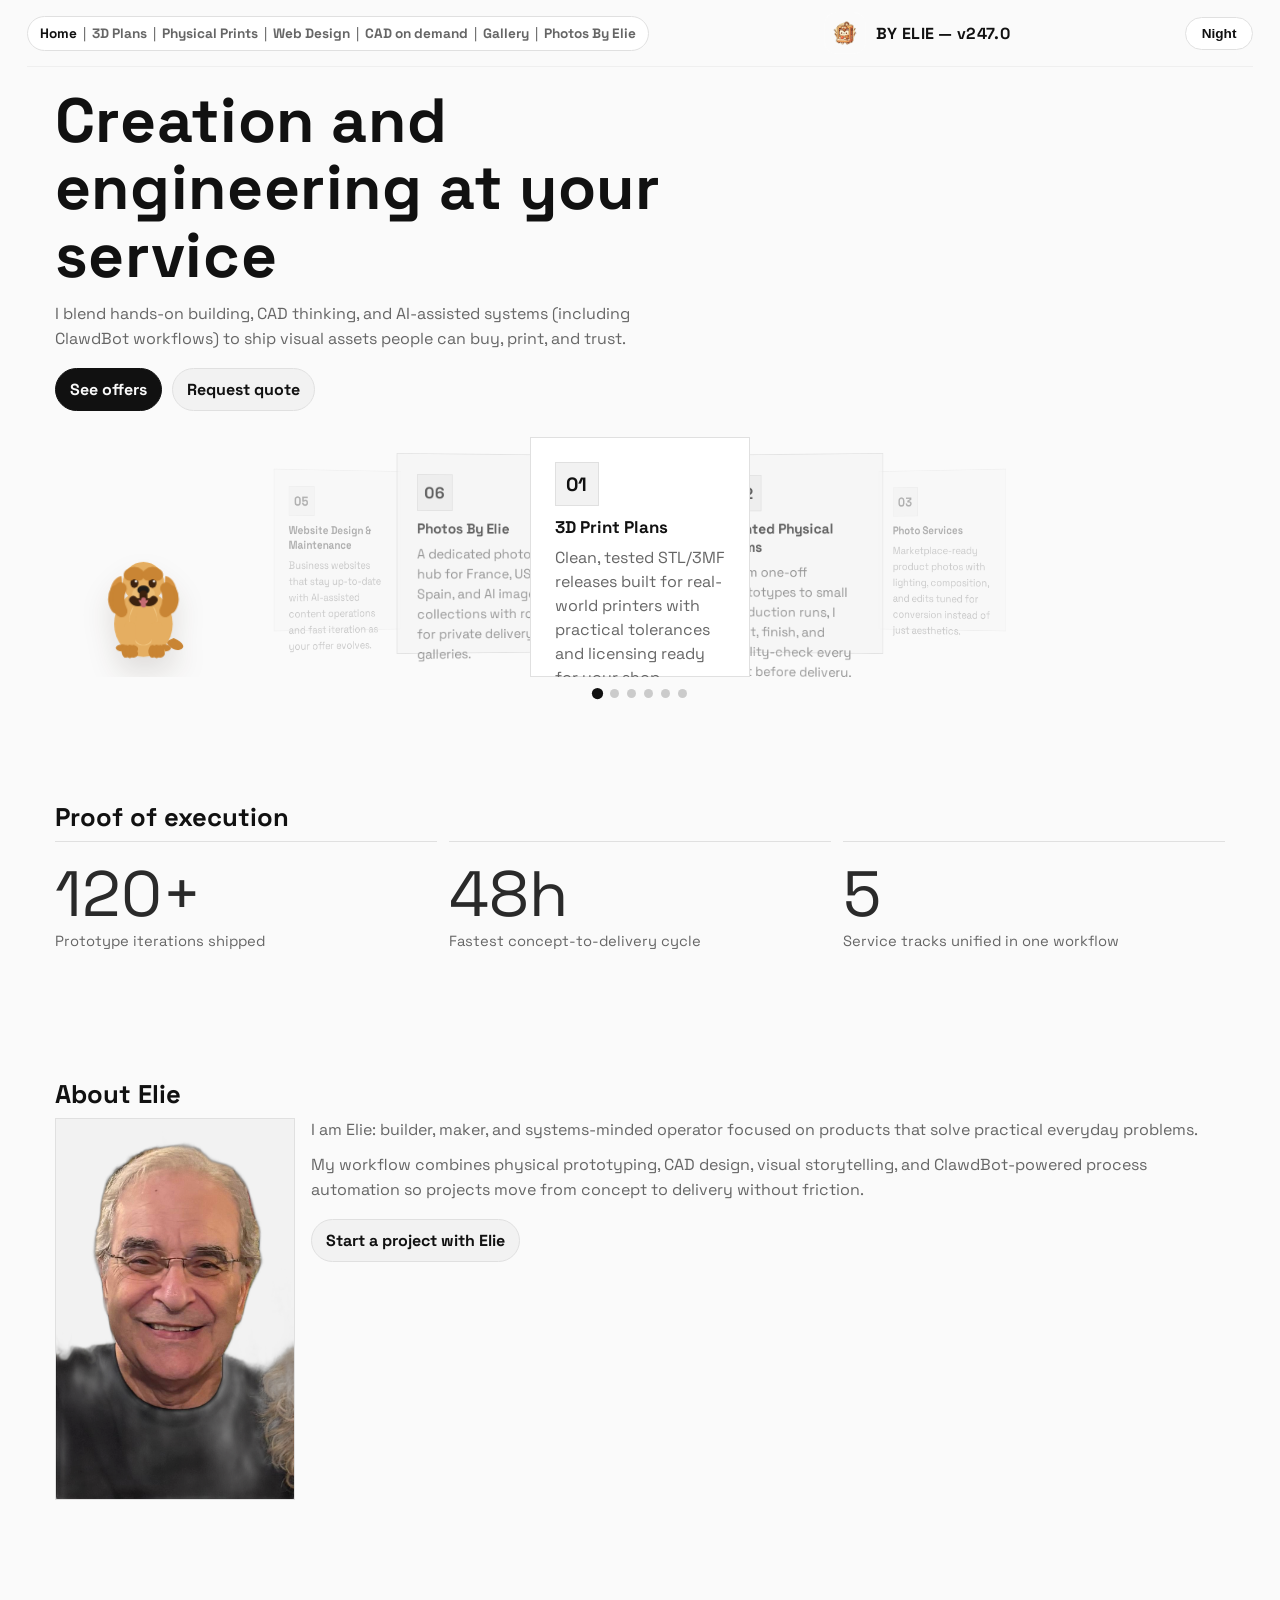
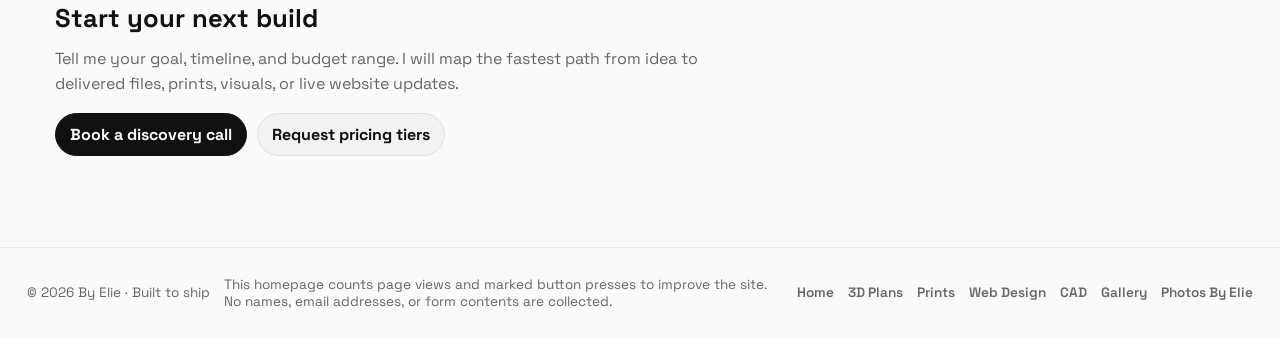
<file: index.html>
<!doctype html>
<html lang="en" data-theme="light">
<head>
  <meta charset="utf-8"/>
  <meta name="viewport" content="width=device-width,initial-scale=1"/>
  <title>By Elie | Creator Portfolio</title>
  <meta name="description" content="By Elie is a creator portfolio for practical 3D print plans, physical prints, CAD modeling, Photos By Elie galleries, and lightweight website maintenance."/>
  <meta property="og:title" content="By Elie | Creator Portfolio"/>
  <meta property="og:description" content="By Elie is a creator portfolio for practical 3D print plans, physical prints, CAD modeling, Photos By Elie galleries, and lightweight website maintenance."/>
  <meta property="og:type" content="website"/>
  <meta property="og:url" content="https://ec92009.github.io/byElie/"/>
  <meta property="og:image" content="https://ec92009.github.io/byElie/assets/byelie-logo.png"/>
  <meta name="twitter:card" content="summary"/>
  <link rel="canonical" href="https://ec92009.github.io/byElie/"/>
  <link rel="icon" type="image/png" sizes="512x512" href="./assets/byelie-logo.png" />
  <script>
    (() => {
      try {
        const saved = localStorage.getItem('byelie-theme');
        if (saved === 'light' || saved === 'dark') document.documentElement.dataset.theme = saved;
      } catch {}
    })();
  </script>
  <link rel="stylesheet" href="./shared.css?v=247.0"/>
  <link rel="stylesheet" href="./styles.css?v=247.0"/>
  <link rel="preconnect" href="https://fonts.googleapis.com">
  <link rel="preconnect" href="https://fonts.gstatic.com" crossorigin>
  <link href="https://fonts.googleapis.com/css2?family=Space+Grotesk:wght@400;500;600;700;800&display=swap" rel="stylesheet">
</head>
<body>
  <a class="skip-link" href="#main-content">Skip to content</a>
  <header class="topbar shell">
    <nav class="version-switch" aria-label="Site navigation">
      <a class="is-active" href="./">Home</a> <span>|</span>
      <a href="./plans.html">3D Plans</a> <span>|</span>
      <a href="./prints.html">Physical Prints</a> <span>|</span>
      <a href="./web-design.html">Web Design</a> <span>|</span>
      <a href="./cad-design.html">CAD on demand</a> <span>|</span>
      <a href="./gallery.html">Gallery</a> <span>|</span>
      <a href="https://ec92009.github.io/PhotosByElie/">Photos By Elie</a>
    </nav>
    <div class="brand"><img class="site-logo" src="./assets/byelie-logo.png" alt="By Elie logo" />BY ELIE — v247.0</div>
    <button class="theme-toggle" type="button" data-theme-toggle><span class="mode-light">Night</span><span class="mode-dark">Day</span></button>
  </header>
  <main id="main-content" class="shell">
    <section class="panel hero hero-home">
      <h1>Creation and engineering at your service</h1>
      <p class="lead">I blend hands-on building, CAD thinking, and AI-assisted systems (including ClawdBot workflows) to ship visual assets people can buy, print, and trust.</p>
      <div class="cta">
        <a class="btn primary" href="#offers" data-wst-cta="offers_overview">See offers</a>
        <a class="btn secondary" href="#contact" data-wst-cta="quote_primary">Request quote</a>
      </div>
    </section>
    <section id="offers" class="panel carousel" aria-label="Offerings carousel">
      <div class="carousel-wrap" data-offers-wrap tabindex="0">
        <div class="carousel-track" data-offers-track>
          <a class="card carousel-item" data-offer-item data-wst-cta="offer_plans" href="./plans.html"><div class="service-logo" aria-hidden="true">01</div><h3>3D Print Plans</h3><p>Clean, tested STL/3MF releases built for real-world printers with practical tolerances and licensing ready for your shop.</p></a>
          <a class="card carousel-item" data-offer-item data-wst-cta="offer_prints" href="./prints.html"><div class="service-logo" aria-hidden="true">02</div><h3>Printed Physical Items</h3><p>From one-off prototypes to small production runs, I print, finish, and quality-check every part before delivery.</p></a>
          <a class="card carousel-item" data-offer-item data-wst-cta="offer_gallery" href="./gallery.html"><div class="service-logo" aria-hidden="true">03</div><h3>Photo Services</h3><p>Marketplace-ready product photos with lighting, composition, and edits tuned for conversion instead of just aesthetics.</p></a>
          <a class="card carousel-item" data-offer-item data-wst-cta="offer_cad" href="./cad-design.html"><div class="service-logo" aria-hidden="true">04</div><h3>CAD on demand</h3><p>Idea-to-file modeling with revision loops, printability checks, and exports your manufacturer or printer can use immediately.</p></a>
          <a class="card carousel-item" data-offer-item data-wst-cta="offer_web_design" href="./web-design.html"><div class="service-logo" aria-hidden="true">05</div><h3>Website Design & Maintenance</h3><p>Business websites that stay up-to-date with AI-assisted content operations and fast iteration as your offer evolves.</p></a>
          <a class="card carousel-item" data-offer-item data-wst-cta="offer_photos" href="https://ec92009.github.io/PhotosByElie/"><div class="service-logo" aria-hidden="true">06</div><h3>Photos By Elie</h3><p>A dedicated photo hub for France, USA, Spain, and AI image collections with room for private delivery galleries.</p></a>
        </div>
        <div class="carousel-companion" data-spaniel data-state="sleeping" data-sleep-pose="false" aria-hidden="true">
          <svg class="spaniel-figure awake-pose" viewBox="0 0 1024 1024" role="presentation" focusable="false" aria-hidden="true">
            <g class="spaniel-part part-tail">
              <path d="M770 760 C860 800 875 845 820 860 C775 872 730 835 705 790 Z" fill="#C98534"/>
            </g>
            <g class="spaniel-part part-body">
              <ellipse cx="512" cy="640" rx="250" ry="280" fill="#E5AE61"/>
              <path d="M420 500 C455 455 570 455 605 500 C650 560 635 720 585 790 C555 835 470 835 440 790 C390 720 375 560 420 500 Z" fill="#F1C57F"/>
              <ellipse cx="330" cy="845" rx="54" ry="30" fill="#C98534"/>
              <ellipse cx="694" cy="845" rx="54" ry="30" fill="#C98534"/>
              <path d="M500 525 L470 600 L505 585 L480 665 L522 648 L510 740" fill="none" stroke="#E5AE61" stroke-width="18" stroke-linecap="round" stroke-linejoin="round"/>
              <path d="M524 525 L554 600 L519 585 L544 665 L502 648 L514 740" fill="none" stroke="#E5AE61" stroke-width="18" stroke-linecap="round" stroke-linejoin="round"/>
            </g>
            <g class="spaniel-part part-head">
              <circle cx="512" cy="285" r="175" fill="#E5AE61"/>
            </g>
            <g class="spaniel-part part-ears">
              <g class="spaniel-ear ear-leading">
                <path d="M325 230 C240 250 210 355 235 470 C250 540 285 585 345 580 C320 540 322 505 322 465 C322 390 338 305 325 230 Z" fill="#D69342"/>
                <path d="M278 360 C255 400 255 455 285 500" stroke="#C98534" stroke-width="12" fill="none" stroke-linecap="round"/>
                <path d="M318 335 C290 390 292 470 325 530" stroke="#C98534" stroke-width="12" fill="none" stroke-linecap="round"/>
              </g>
              <g class="spaniel-ear ear-trailing">
                <path d="M699 230 C784 250 814 355 789 470 C774 540 739 585 679 580 C704 540 702 505 702 465 C702 390 686 305 699 230 Z" fill="#D69342"/>
                <path d="M746 360 C769 400 769 455 739 500" stroke="#C98534" stroke-width="12" fill="none" stroke-linecap="round"/>
                <path d="M706 335 C734 390 732 470 699 530" stroke="#C98534" stroke-width="12" fill="none" stroke-linecap="round"/>
              </g>
            </g>
            <g class="spaniel-part part-face">
              <ellipse cx="435" cy="290" rx="34" ry="42" fill="#3C220F"/>
              <ellipse cx="589" cy="290" rx="34" ry="42" fill="#3C220F"/>
              <circle cx="448" cy="276" r="10" fill="#ffffff"/>
              <circle cx="602" cy="276" r="10" fill="#ffffff"/>
              <path d="M395 220 Q435 190 470 220" stroke="#C98534" stroke-width="12" fill="none" stroke-linecap="round"/>
              <path d="M554 220 Q589 190 629 220" stroke="#C98534" stroke-width="12" fill="none" stroke-linecap="round"/>
              <ellipse cx="512" cy="385" rx="98" ry="72" fill="#EDBD74"/>
              <ellipse cx="512" cy="350" rx="52" ry="38" fill="#1F1B17"/>
              <path d="M512 388 L512 435" stroke="#3C220F" stroke-width="8" stroke-linecap="round"/>
              <path d="M512 435 C485 462 445 462 425 435" stroke="#3C220F" stroke-width="8" fill="none" stroke-linecap="round"/>
              <path d="M512 435 C539 462 579 462 599 435" stroke="#3C220F" stroke-width="8" fill="none" stroke-linecap="round"/>
              <path d="M472 430 C475 485 550 485 552 430 C535 448 490 448 472 430 Z" fill="#E9838B"/>
              <path d="M512 435 C510 450 510 465 512 478" stroke="#C46B73" stroke-width="5" fill="none" stroke-linecap="round"/>
            </g>
            <g class="spaniel-part part-front">
              <rect x="352" y="620" width="92" height="250" rx="42" fill="#E5AE61"/>
              <rect x="580" y="620" width="92" height="250" rx="42" fill="#E5AE61"/>
              <ellipse cx="398" cy="870" rx="72" ry="40" fill="#E5AE61"/>
              <ellipse cx="626" cy="870" rx="72" ry="40" fill="#E5AE61"/>
              <path d="M365 855 Q355 875 365 892" stroke="#C98534" stroke-width="8" fill="none" stroke-linecap="round"/>
              <path d="M398 852 Q388 875 398 895" stroke="#C98534" stroke-width="8" fill="none" stroke-linecap="round"/>
              <path d="M431 855 Q421 875 431 892" stroke="#C98534" stroke-width="8" fill="none" stroke-linecap="round"/>
              <path d="M593 855 Q583 875 593 892" stroke="#C98534" stroke-width="8" fill="none" stroke-linecap="round"/>
              <path d="M626 852 Q616 875 626 895" stroke="#C98534" stroke-width="8" fill="none" stroke-linecap="round"/>
              <path d="M659 855 Q649 875 659 892" stroke="#C98534" stroke-width="8" fill="none" stroke-linecap="round"/>
            </g>
          </svg>
          <svg class="spaniel-figure sleeping-pose" viewBox="0 0 512 260" role="presentation" focusable="false" aria-hidden="true">
            <g class="spaniel-part part-body">
              <path fill="#E5AE61" d="M115 150 C95 95, 125 55, 205 48 C255 44, 290 60, 328 58 C390 54, 450 75, 462 128 C473 175, 452 208, 404 210 L170 210 C130 210, 105 188, 108 165 C110 158, 112 154, 115 150 Z"/>
            </g>
            <g class="spaniel-part part-tail">
              <path fill="#D69342" d="M104 152 C58 162, 42 195, 58 220 C71 239, 111 244, 136 230 C149 222, 153 206, 144 192 C134 177, 122 165, 104 152 Z"/>
              <path fill="#D69342" d="M70 188 C52 182, 40 184, 31 194 C42 194, 49 198, 57 206 C61 200, 65 194, 70 188 Z"/>
            </g>
            <g class="spaniel-part part-head">
              <circle cx="377" cy="123" r="66" fill="#E5AE61"/>
            </g>
            <g class="spaniel-part part-ears">
              <path fill="#D69342" d="M438 102 C465 104, 485 123, 490 148 C495 170, 491 196, 477 201 C468 205, 457 202, 448 195 C453 179, 455 161, 452 141 C449 126, 444 114, 438 102 Z"/>
              <path fill="#D69342" d="M309 87 C283 92, 266 112, 263 139 C260 164, 268 196, 284 208 C293 215, 306 214, 320 208 C311 190, 308 170, 309 150 C310 126, 314 106, 309 87 Z"/>
            </g>
            <g class="spaniel-part part-face">
              <ellipse cx="374" cy="155" rx="48" ry="30" fill="#EDBD74"/>
              <circle cx="352" cy="118" r="12" fill="#3C220F"/>
              <circle cx="405" cy="118" r="12" fill="#3C220F"/>
              <circle cx="347" cy="112" r="4" fill="#FFFFFF"/>
              <circle cx="400" cy="112" r="4" fill="#FFFFFF"/>
              <ellipse cx="377" cy="145" rx="18" ry="13" fill="#1F1B17"/>
              <path d="M377 156 L377 168" stroke="#3C220F" stroke-width="5"/>
              <path d="M377 168 C365 181, 348 181, 339 169" stroke="#3C220F" stroke-width="5" fill="none"/>
              <path d="M377 168 C389 181, 406 181, 415 169" stroke="#3C220F" stroke-width="5" fill="none"/>
              <path fill="#E9838B" d="M365 170 C364 188, 390 190, 390 171 C384 176, 371 176, 365 170 Z"/>
            </g>
            <g class="spaniel-part part-front">
              <ellipse cx="320" cy="194" rx="34" ry="20" fill="#EDBD74"/>
              <ellipse cx="423" cy="194" rx="34" ry="20" fill="#EDBD74"/>
            </g>
          </svg>
          <span class="spaniel-z">z</span>
        </div>
      </div>
      <div class="carousel-dots" data-offers-dots aria-label="Offerings pagination"></div>
    </section>
    <section class="panel metrics" id="proof">
      <h2>Proof of execution</h2>
      <div class="metrics-grid">
        <article class="metric"><span class="metric-value" data-count="120" data-suffix="+">0</span><span class="metric-label">Prototype iterations shipped</span></article>
        <article class="metric"><span class="metric-value" data-count="48" data-suffix="h">0</span><span class="metric-label">Fastest concept-to-delivery cycle</span></article>
        <article class="metric"><span class="metric-value" data-count="5" data-suffix="">0</span><span class="metric-label">Service tracks unified in one workflow</span></article>
      </div>
    </section>
    <section class="panel" id="about">
      <h2>About Elie</h2>
      <div class="about-grid">
        <img class="about-photo" src="./assets/elie-profile-nobg.png" alt="Portrait of Elie" loading="lazy" />
        <div class="about-text">
          <p>I am Elie: builder, maker, and systems-minded operator focused on products that solve practical everyday problems.</p>
          <p>My workflow combines physical prototyping, CAD design, visual storytelling, and ClawdBot-powered process automation so projects move from concept to delivery without friction.</p>
          <div class="cta"><a class="btn secondary" href="#contact" data-wst-cta="project_start">Start a project with Elie</a></div>
        </div>
      </div>
    </section>
    <section class="panel" id="contact">
      <h2>Start your next build</h2>
      <p class="lead">Tell me your goal, timeline, and budget range. I will map the fastest path from idea to delivered files, prints, visuals, or live website updates.</p>
      <div class="cta"><a class="btn primary" href="mailto:" data-wst-cta="discovery_call">Book a discovery call</a><a class="btn secondary" href="./plans.html" data-wst-cta="pricing_tiers">Request pricing tiers</a></div>
    </section>
  </main>
  <footer class="site-footer">
    <div class="shell">
      <p class="footer-note">© 2026 By Elie &middot; Built to ship</p>
      <p class="footer-note analytics-note">This homepage counts page views and marked button presses to improve the site. No names, email addresses, or form contents are collected.</p>
      <nav class="footer-nav" aria-label="Footer navigation">
        <a href="./">Home</a>
        <a href="./plans.html">3D Plans</a>
        <a href="./prints.html">Prints</a>
        <a href="./web-design.html">Web Design</a>
        <a href="./cad-design.html">CAD</a>
        <a href="./gallery.html">Gallery</a>
        <a href="https://ec92009.github.io/PhotosByElie/">Photos By Elie</a>
      </nav>
    </div>
  </footer>
  <script>
    const root=document.documentElement;
    const key='byelie-theme';
    const btn=document.querySelector('[data-theme-toggle]');
    btn?.addEventListener('click',()=>{
      root.dataset.theme=root.dataset.theme==='light'?'dark':'light';
      localStorage.setItem(key,root.dataset.theme);
    });

    const offersWrap=document.querySelector('[data-offers-wrap]');
    const offersTrack=document.querySelector('[data-offers-track]');
    const offerItems=Array.from(document.querySelectorAll('[data-offer-item]'));
    const offersDots=document.querySelector('[data-offers-dots]');
    const spaniel=document.querySelector('[data-spaniel]');
    const spanielSleepText=spaniel?.querySelector('.spaniel-z');

    if(offersWrap && offersTrack && offerItems.length){
      offersWrap.classList.add('is-enhanced');
      let activeIndex=0;
      const total=offerItems.length;
      let currentProfile=null;
      const wrapIndex=(n)=>((n%total)+total)%total;
      const relOffset=(index)=>{
        let d=index-activeIndex;
        if(d>total/2) d-=total;
        if(d<-total/2) d+=total;
        return d;
      };

      const updateDots=()=> {
        offersDots?.querySelectorAll('.carousel-dot').forEach((dot,i)=>{
          const on=i===activeIndex;
          dot.classList.toggle('is-active',on);
          dot.setAttribute('aria-current',on?'true':'false');
        });
      };

      const profile=()=>{
        const wrapWidth=Math.max(offersWrap.clientWidth,280);
        const viewportHeight=window.innerHeight||900;
        const compact=wrapWidth<560;
        const medium=wrapWidth<900;
        const cardWidth=compact
          ? Math.max(210,Math.min(wrapWidth-20,wrapWidth*.56))
          : medium
            ? Math.min(Math.max(wrapWidth*.32,250),wrapWidth-56)
            : Math.min(Math.max(wrapWidth*.17,220),340);
        const cardHeight=Math.round(
          Math.min(
            Math.max(cardWidth*(compact?0.82:0.72),240),
            viewportHeight*(compact?0.42:0.5),
            medium?360:430
          )
        );
        offersWrap.style.setProperty('--carousel-card-width',`${Math.round(cardWidth)}px`);
        offersWrap.style.setProperty('--carousel-card-height',`${cardHeight}px`);
        offersWrap.style.setProperty('--carousel-height',`${cardHeight}px`);
        offersWrap.style.setProperty('--carousel-perspective',`${Math.max(1200,Math.round(wrapWidth*2.6))}px`);
        offersWrap.style.setProperty('--companion-left',compact?'-190px':'14px');
        return {
          wrapWidth,
          companionLeft:compact?-190:14,
          cardWidth,
          cardHeight,
          spanielWidth:Math.round(Math.min(Math.max(cardHeight*.62,84),188)),
          tx:Math.round(Math.min(wrapWidth*(compact?0.34:medium?0.33:0.29),cardWidth*(compact?0.42:medium?0.56:0.72))),
          tz:Math.round(Math.min(Math.max(cardWidth*(compact?0.2:medium?0.25:0.33),72),220)),
          ry:compact?12:medium?16:18,
          scStep:compact?0.1:medium?0.12:0.15,
          minScale:compact?0.76:medium?0.68:0.62,
          minOpacity:compact?0.26:0.2,
          maxDepth:compact?1:2
        };
      };

      const render=()=>{
        const p=profile();
        currentProfile=p;
        offersTrack.style.transform='none';
        offerItems.forEach((item,index)=>{
          const off=relOffset(index);
          const abs=Math.abs(off);
          const tx=off*p.tx;
          const tz=-abs*p.tz;
          const ry=off*-p.ry;
          const sc=Math.max(p.minScale,1-abs*p.scStep);
          item.style.transform=`translateX(-50%) translateX(${tx}px) translateZ(${tz}px) rotateY(${ry}deg) scale(${sc})`;
          item.style.opacity=abs>p.maxDepth?'0':String(Math.max(p.minOpacity,1-abs*.34));
          item.style.zIndex=String(40-abs*10);
          item.classList.toggle('is-active',off===0);
          if(item.matches('a[href]')) item.tabIndex=off===0?0:-1;
        });
        updateDots();
      };

      const motionQuery=window.matchMedia('(prefers-reduced-motion: reduce)');
      const sleepMorphDelay=1200;
      let companionStopped=false;
      let companionAnimating=false;
      let companionTimer=null;
      const companionTimeouts=new Set();
      const queueCompanion=(fn,delay)=>{
        const id=window.setTimeout(()=>{
          companionTimeouts.delete(id);
          fn();
        },delay);
        companionTimeouts.add(id);
        return id;
      };
      const clearCompanionTimeouts=()=>{
        companionTimeouts.forEach((id)=>window.clearTimeout(id));
        companionTimeouts.clear();
      };
      const setSpanielState=(state)=>{
        if(!spaniel) return;
        spaniel.dataset.state=state;
      };
      const setSpanielSleepUi=({showText=false,canWake=false,text='Zzzz'}={})=>{
        if(!spaniel) return;
        spaniel.dataset.showSleepText=showText?'true':'false';
        spaniel.dataset.canWake=canWake?'true':'false';
        if(spanielSleepText) spanielSleepText.textContent=text;
      };
      const setSpanielSleepPose=(active)=>{
        if(!spaniel) return;
        spaniel.dataset.sleepPose=active?'true':'false';
      };
      const setSpanielX=(value)=>{
        if(!spaniel) return;
        spaniel.style.setProperty('--companion-x',`${Math.round(value)}px`);
      };
      const restSpaniel=({showText=false,canWake=false,useSleepPose=false}={})=>{
        clearCompanionTimeouts();
        companionAnimating=false;
        setSpanielX(0);
        if(spaniel) spaniel.dataset.compactCycle='false';
        setSpanielState('sleeping');
        setSpanielSleepPose(useSleepPose);
        setSpanielSleepUi({showText,canWake});
      };
      const stopSpaniel=()=>{
        if(companionStopped) return;
        companionStopped=true;
        if(companionTimer!==null){
          window.clearInterval(companionTimer);
          companionTimer=null;
        }
        restSpaniel({showText:true,canWake:true,useSleepPose:true});
      };
      const wakeSpaniel=()=>{
        if(!spaniel || !companionStopped) return;
        companionStopped=false;
        setSpanielState('sleeping');
        setSpanielSleepPose(false);
        setSpanielSleepUi({showText:false,canWake:false});
        if(companionTimer===null && !motionQuery.matches){
          companionTimer=window.setInterval(runSpanielCycle,5000);
        }
        queueCompanion(runSpanielCycle,sleepMorphDelay);
      };

      const setActive=(i)=>{
        activeIndex=wrapIndex(i);
        render();
      };

      /* Build dots */
      if(offersDots){
        offersDots.innerHTML='';
        offerItems.forEach((item,index)=>{
          const dot=document.createElement('button');
          dot.type='button';
          dot.className='carousel-dot';
          const label=item.querySelector('h3')?.textContent||`offer ${index+1}`;
          dot.setAttribute('aria-label',`Show ${label}`);
          dot.addEventListener('click',()=>setActive(index));
          offersDots.append(dot);
        });
      }

      /* Keyboard navigation */
      offersWrap.addEventListener('keydown',(e)=>{
        if(e.key==='ArrowLeft'){e.preventDefault();setActive(activeIndex-1);}
        if(e.key==='ArrowRight'){e.preventDefault();setActive(activeIndex+1);}
      });

      let wheelDeltaX=0;
      let wheelResetTimer=null;
      const carouselInView=()=>{
        const r=offersWrap.getBoundingClientRect();
        const vh=window.innerHeight||document.documentElement.clientHeight;
        return r.top < vh*0.8 && r.bottom > vh*0.2;
      };
      const spanielPushX=()=>{
        const p=currentProfile || profile();
        const compact=p.wrapWidth<560;
        const baseLeft=p.companionLeft;
        const centerCardLeft=(p.wrapWidth-p.cardWidth)/2;
        const grabEdge=compact?centerCardLeft+p.cardWidth:centerCardLeft;
        const targetLeft=grabEdge-(p.spanielWidth/2);
        const maxLeft=p.wrapWidth-p.spanielWidth-baseLeft-8;
        return Math.round(Math.min(maxLeft,Math.max(0,targetLeft-baseLeft)));
      };
      const runSpanielCycle=()=>{
        if(!spaniel || companionStopped || companionAnimating || motionQuery.matches || document.hidden || !carouselInView()) return;
        const p=currentProfile || profile();
        companionAnimating=true;
        spaniel.dataset.compactCycle=p.wrapWidth<560?'true':'false';
        setSpanielSleepPose(false);
        setSpanielSleepUi({showText:false,canWake:false});
        setSpanielState('pulling');
        setSpanielX(spanielPushX());
        const compactCycle=p.wrapWidth<560;
        const tugDelay=compactCycle?2560:1020;
        queueCompanion(()=>{
          if(companionStopped) return;
          setSpanielState('dragging');
          setActive(activeIndex+1);
          setSpanielX(0);
        },tugDelay);
        queueCompanion(()=>{
          companionAnimating=false;
          restSpaniel();
        },tugDelay+(compactCycle?1400:700));
      };
      spaniel?.addEventListener('pointerdown',(e)=>{
        if(!companionStopped) return;
        e.preventDefault();
        e.stopPropagation();
        wakeSpaniel();
      });
      spaniel?.addEventListener('touchstart',(e)=>{
        if(!companionStopped) return;
        e.preventDefault();
        e.stopPropagation();
        wakeSpaniel();
      },{passive:false});
      offersWrap.addEventListener('wheel',(e)=>{
        if(!carouselInView()) return;
        const mostlyHorizontal = Math.abs(e.deltaX) > Math.abs(e.deltaY) * 1.35;
        const horizontalIntent = mostlyHorizontal || (e.shiftKey && Math.abs(e.deltaY)>0);
        if(!horizontalIntent) return;
        e.preventDefault();
        wheelDeltaX += mostlyHorizontal ? e.deltaX : e.deltaY;
        if(Math.abs(wheelDeltaX) > 34){
          setActive(activeIndex + (wheelDeltaX > 0 ? 1 : -1));
          wheelDeltaX = 0;
        }
        clearTimeout(wheelResetTimer);
        wheelResetTimer=setTimeout(()=>{wheelDeltaX=0;},120);
      },{passive:false});

      let touchStartX=null;
      let touchStartY=null;
      let touchHandled=false;
      offersWrap.addEventListener('touchstart',(e)=>{
        touchStartX=e.touches[0]?.clientX??null;
        touchStartY=e.touches[0]?.clientY??null;
        touchHandled=false;
      },{passive:true});
      offersWrap.addEventListener('touchstart',(e)=>{
        if(!e.target.closest('[data-spaniel]')) stopSpaniel();
      },{passive:true});
      offersWrap.addEventListener('touchend',(e)=>{
        if(touchStartX===null || touchStartY===null || touchHandled) return;
        const endX=e.changedTouches[0]?.clientX??touchStartX;
        const endY=e.changedTouches[0]?.clientY??touchStartY;
        const dx=endX-touchStartX;
        const dy=endY-touchStartY;
        const horizontalSwipe=Math.abs(dx)>54 && Math.abs(dx)>Math.abs(dy)*1.35;
        if(horizontalSwipe){
          touchHandled=true;
          setActive(activeIndex+(dx<0?1:-1));
        }
        touchStartX=null;
        touchStartY=null;
      },{passive:true});

      /* Mouse / pointer drag (desktop) */
      let pointerStartX=null;
      let pointerDragging=false;
      let dragMoved=false;
      offersWrap.addEventListener('pointerdown',(e)=>{
        if(e.pointerType!=='mouse') return;
        if(e.button!==0) return;
        if(!e.target.closest('[data-spaniel]')) stopSpaniel();
        pointerStartX=e.clientX;
        pointerDragging=true;
        dragMoved=false;
        offersWrap.classList.add('is-dragging');
      });
      offersWrap.addEventListener('pointermove',(e)=>{
        if(e.pointerType!=='mouse') return;
        if(!pointerDragging || pointerStartX===null) return;
        const dx=e.clientX-pointerStartX;
        if(Math.abs(dx)>8) dragMoved=true;
      });
      offersWrap.addEventListener('pointerup',(e)=>{
        if(e.pointerType!=='mouse') return;
        if(!pointerDragging || pointerStartX===null) return;
        const dx=e.clientX-pointerStartX;
        if(Math.abs(dx)>28) setActive(activeIndex+(dx<0?1:-1));
        pointerStartX=null;
        pointerDragging=false;
        offersWrap.classList.remove('is-dragging');
      });
      offersWrap.addEventListener('pointerleave',()=>{
        pointerStartX=null;
        pointerDragging=false;
        offersWrap.classList.remove('is-dragging');
      });
      offersWrap.addEventListener('pointercancel',()=>{
        pointerStartX=null;
        pointerDragging=false;
        offersWrap.classList.remove('is-dragging');
      });

      offerItems.forEach((item, index)=>{
        item.addEventListener('click',(e)=>{
          if(dragMoved){e.preventDefault();return;}
          const off=relOffset(index);
          if(off !== 0) {
            e.preventDefault();
            setActive(index);
            return;
          }
          const interactive=e.target.closest('a,button,input,textarea,select,label');
          if(interactive) return;
          const href=item.dataset.href || item.querySelector('a[href]')?.getAttribute('href');
          if(href) window.location.href=href;
        });
      });

      window.addEventListener('resize',render);
      if('ResizeObserver' in window){
        const resizeObserver=new ResizeObserver(render);
        resizeObserver.observe(offersWrap);
      }
      render();
      restSpaniel();
      if(spaniel && !motionQuery.matches){
        companionTimer=window.setInterval(runSpanielCycle,5000);
      }
    }

    const metricEls=[...document.querySelectorAll('.metric-value')];
    if(metricEls.length){
      const runCounter=(el)=>{
        const target=parseInt(el.dataset.count||'0',10);
        const suffix=el.dataset.suffix||'';
        const duration=900;
        const start=performance.now();
        const tick=(now)=>{
          const p=Math.min(1,(now-start)/duration);
          const eased=1-Math.pow(1-p,3);
          el.textContent=`${Math.round(target*eased)}${suffix}`;
          if(p<1) requestAnimationFrame(tick);
        };
        requestAnimationFrame(tick);
      };
      const io=new IntersectionObserver((entries)=>{
        entries.forEach((entry)=>{
          if(!entry.isIntersecting) return;
          runCounter(entry.target);
          io.unobserve(entry.target);
        });
      },{threshold:.45});
      metricEls.forEach((el)=>io.observe(el));
    }
  </script>
  <script defer src="./assets/wst-beacon.js" data-wst-enabled="true" data-wst-endpoint="https://web-signals-collector.ec92009.workers.dev/v1/events" data-wst-site="byelie" data-wst-environment="production" data-wst-consent="not_required" data-wst-sessionless="true"></script>
</body></html>
</file>
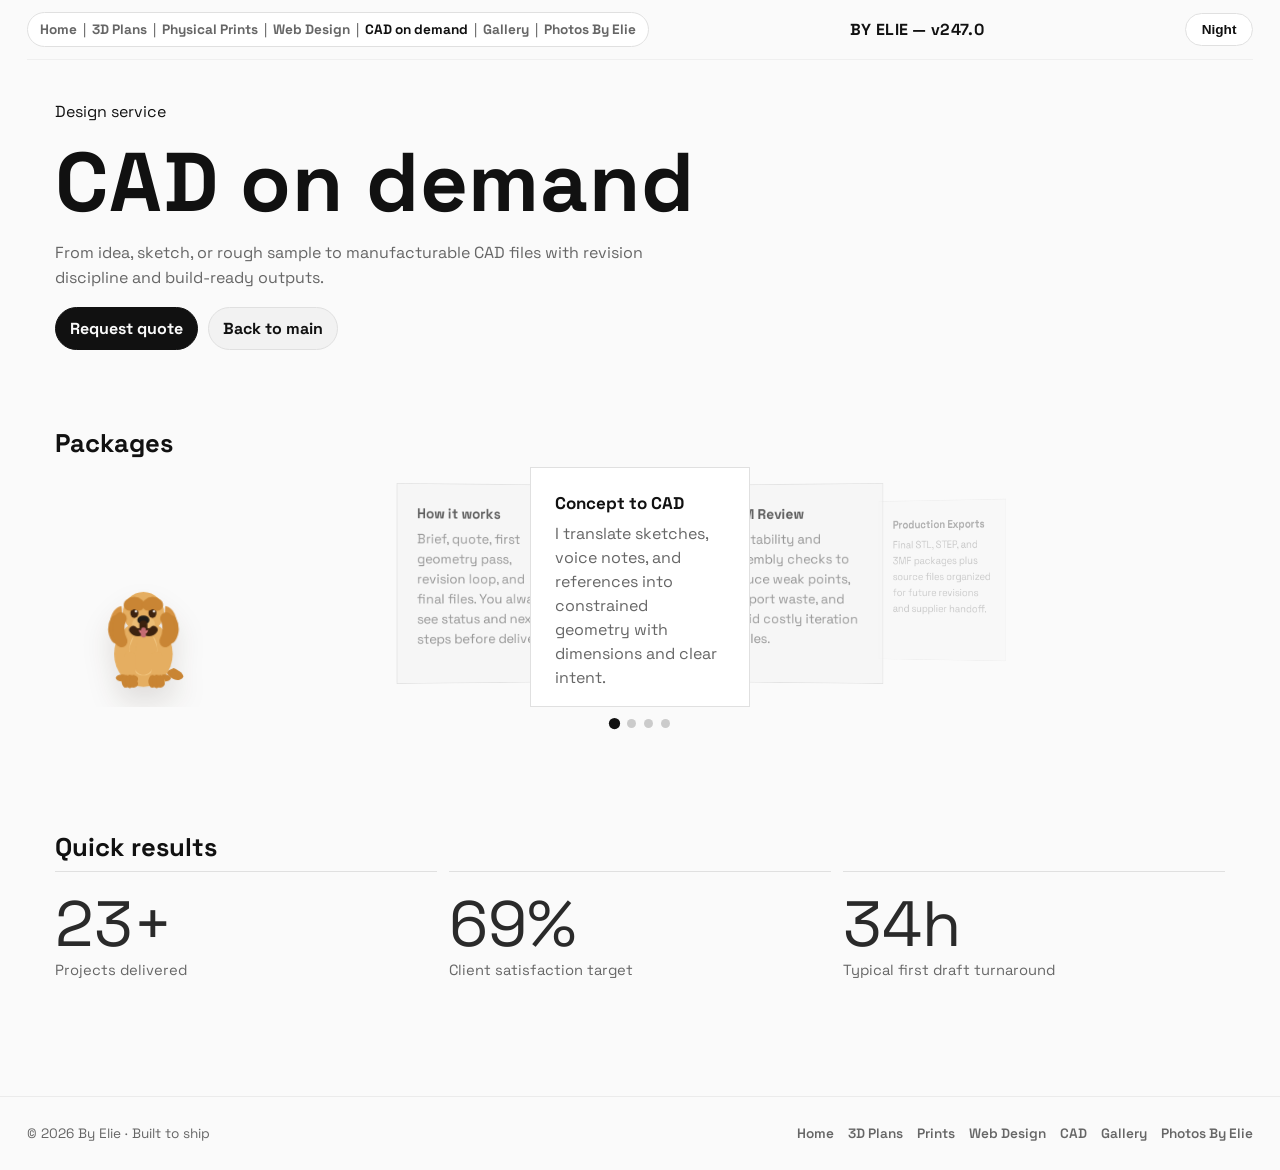
<file: cad-design.html>
<!doctype html>
<html lang="en" data-theme="light">
<head>
  <meta charset="utf-8"/>
  <meta name="viewport" content="width=device-width,initial-scale=1"/>
  <title>By Elie | CAD on demand</title>
  <meta name="description" content="CAD on demand from By Elie for idea-to-file modeling, printability checks, revision loops, and manufacturer-ready exports."/>
  <meta property="og:title" content="By Elie | CAD on demand"/>
  <meta property="og:description" content="CAD on demand from By Elie for idea-to-file modeling, printability checks, revision loops, and manufacturer-ready exports."/>
  <meta property="og:type" content="website"/>
  <meta property="og:url" content="https://ec92009.github.io/byElie/cad-design.html"/>
  <meta property="og:image" content="https://ec92009.github.io/byElie/assets/byelie-logo.png"/>
  <meta name="twitter:card" content="summary"/>
  <link rel="canonical" href="https://ec92009.github.io/byElie/cad-design.html"/>
  <link rel="icon" type="image/png" sizes="512x512" href="./assets/byelie-logo.png" />
  <script>
    (() => {
      try {
        const saved = localStorage.getItem('byelie-theme');
        if (saved === 'light' || saved === 'dark') document.documentElement.dataset.theme = saved;
      } catch {}
    })();
  </script>
  <link rel="stylesheet" href="./shared.css?v=247.0"/>
  <link rel="preconnect" href="https://fonts.googleapis.com">
  <link rel="preconnect" href="https://fonts.gstatic.com" crossorigin>
  <link href="https://fonts.googleapis.com/css2?family=Space+Grotesk:wght@400;500;600;700;800&display=swap" rel="stylesheet">
</head>
<body>
  <a class="skip-link" href="#main-content">Skip to content</a>
  <header class="topbar shell">
    <nav class="version-switch" aria-label="Site navigation">
      <a href="./">Home</a> <span>|</span>
      <a href="./plans.html">3D Plans</a> <span>|</span>
      <a href="./prints.html">Physical Prints</a> <span>|</span>
      <a href="./web-design.html">Web Design</a> <span>|</span>
      <a class="is-active" href="./cad-design.html">CAD on demand</a> <span>|</span>
      <a href="./gallery.html">Gallery</a> <span>|</span>
      <a href="https://ec92009.github.io/PhotosByElie/">Photos By Elie</a>
    </nav>
    <div class="brand">BY ELIE — v247.0</div>
    <button class="theme-toggle" type="button" data-theme-toggle><span class="mode-light">Night</span><span class="mode-dark">Day</span></button>
  </header>
  <main id="main-content" class="shell">
    <section class="panel hero">
      <p class="eyebrow">Design service</p>
      <h1>CAD on demand</h1>
      <p class="lead">From idea, sketch, or rough sample to manufacturable CAD files with revision discipline and build-ready outputs.</p>
      <div class="cta"><a class="btn primary" href="#inquiry">Request quote</a><a class="btn secondary" href="./">Back to main</a></div>
    </section>
    <section class="panel carousel" aria-label="CAD services carousel">
      <div class="carousel-head">
        <h2>Packages</h2>
      </div>
      <div class="carousel-wrap" data-offers-wrap tabindex="0">
        <div class="carousel-track" data-offers-track>
          <article class="card carousel-item" data-offer-item><h3>Concept to CAD</h3><p>I translate sketches, voice notes, and references into constrained geometry with dimensions and clear intent.</p></article>
          <article class="card carousel-item" data-offer-item><h3>DFM Review</h3><p>Printability and assembly checks to reduce weak points, support waste, and avoid costly iteration cycles.</p></article>
          <article class="card carousel-item" data-offer-item><h3>Production Exports</h3><p>Final STL, STEP, and 3MF packages plus source files organized for future revisions and supplier handoff.</p></article>
          <article class="card carousel-item" data-offer-item id="inquiry"><h3>How it works</h3><p>Brief, quote, first geometry pass, revision loop, and final files. You always see status and next steps before delivery.</p></article>
        </div>
        <div class="carousel-companion" data-spaniel data-state="sleeping" data-sleep-pose="false" aria-hidden="true">
          <svg class="spaniel-figure awake-pose" viewBox="0 0 1024 1024" role="presentation" focusable="false" aria-hidden="true">
            <g class="spaniel-part part-tail">
              <path d="M770 760 C860 800 875 845 820 860 C775 872 730 835 705 790 Z" fill="#C98534"/>
            </g>
            <g class="spaniel-part part-body">
              <ellipse cx="512" cy="640" rx="250" ry="280" fill="#E5AE61"/>
              <path d="M420 500 C455 455 570 455 605 500 C650 560 635 720 585 790 C555 835 470 835 440 790 C390 720 375 560 420 500 Z" fill="#F1C57F"/>
              <ellipse cx="330" cy="845" rx="54" ry="30" fill="#C98534"/>
              <ellipse cx="694" cy="845" rx="54" ry="30" fill="#C98534"/>
              <path d="M500 525 L470 600 L505 585 L480 665 L522 648 L510 740" fill="none" stroke="#E5AE61" stroke-width="18" stroke-linecap="round" stroke-linejoin="round"/>
              <path d="M524 525 L554 600 L519 585 L544 665 L502 648 L514 740" fill="none" stroke="#E5AE61" stroke-width="18" stroke-linecap="round" stroke-linejoin="round"/>
            </g>
            <g class="spaniel-part part-head">
              <circle cx="512" cy="285" r="175" fill="#E5AE61"/>
            </g>
            <g class="spaniel-part part-ears">
              <g class="spaniel-ear ear-leading">
                <path d="M325 230 C240 250 210 355 235 470 C250 540 285 585 345 580 C320 540 322 505 322 465 C322 390 338 305 325 230 Z" fill="#D69342"/>
                <path d="M278 360 C255 400 255 455 285 500" stroke="#C98534" stroke-width="12" fill="none" stroke-linecap="round"/>
                <path d="M318 335 C290 390 292 470 325 530" stroke="#C98534" stroke-width="12" fill="none" stroke-linecap="round"/>
              </g>
              <g class="spaniel-ear ear-trailing">
                <path d="M699 230 C784 250 814 355 789 470 C774 540 739 585 679 580 C704 540 702 505 702 465 C702 390 686 305 699 230 Z" fill="#D69342"/>
                <path d="M746 360 C769 400 769 455 739 500" stroke="#C98534" stroke-width="12" fill="none" stroke-linecap="round"/>
                <path d="M706 335 C734 390 732 470 699 530" stroke="#C98534" stroke-width="12" fill="none" stroke-linecap="round"/>
              </g>
            </g>
            <g class="spaniel-part part-face">
              <ellipse cx="435" cy="290" rx="34" ry="42" fill="#3C220F"/>
              <ellipse cx="589" cy="290" rx="34" ry="42" fill="#3C220F"/>
              <circle cx="448" cy="276" r="10" fill="#ffffff"/>
              <circle cx="602" cy="276" r="10" fill="#ffffff"/>
              <path d="M395 220 Q435 190 470 220" stroke="#C98534" stroke-width="12" fill="none" stroke-linecap="round"/>
              <path d="M554 220 Q589 190 629 220" stroke="#C98534" stroke-width="12" fill="none" stroke-linecap="round"/>
              <ellipse cx="512" cy="385" rx="98" ry="72" fill="#EDBD74"/>
              <ellipse cx="512" cy="350" rx="52" ry="38" fill="#1F1B17"/>
              <path d="M512 388 L512 435" stroke="#3C220F" stroke-width="8" stroke-linecap="round"/>
              <path d="M512 435 C485 462 445 462 425 435" stroke="#3C220F" stroke-width="8" fill="none" stroke-linecap="round"/>
              <path d="M512 435 C539 462 579 462 599 435" stroke="#3C220F" stroke-width="8" fill="none" stroke-linecap="round"/>
              <path d="M472 430 C475 485 550 485 552 430 C535 448 490 448 472 430 Z" fill="#E9838B"/>
              <path d="M512 435 C510 450 510 465 512 478" stroke="#C46B73" stroke-width="5" fill="none" stroke-linecap="round"/>
            </g>
            <g class="spaniel-part part-front">
              <rect x="352" y="620" width="92" height="250" rx="42" fill="#E5AE61"/>
              <rect x="580" y="620" width="92" height="250" rx="42" fill="#E5AE61"/>
              <ellipse cx="398" cy="870" rx="72" ry="40" fill="#E5AE61"/>
              <ellipse cx="626" cy="870" rx="72" ry="40" fill="#E5AE61"/>
              <path d="M365 855 Q355 875 365 892" stroke="#C98534" stroke-width="8" fill="none" stroke-linecap="round"/>
              <path d="M398 852 Q388 875 398 895" stroke="#C98534" stroke-width="8" fill="none" stroke-linecap="round"/>
              <path d="M431 855 Q421 875 431 892" stroke="#C98534" stroke-width="8" fill="none" stroke-linecap="round"/>
              <path d="M593 855 Q583 875 593 892" stroke="#C98534" stroke-width="8" fill="none" stroke-linecap="round"/>
              <path d="M626 852 Q616 875 626 895" stroke="#C98534" stroke-width="8" fill="none" stroke-linecap="round"/>
              <path d="M659 855 Q649 875 659 892" stroke="#C98534" stroke-width="8" fill="none" stroke-linecap="round"/>
            </g>
          </svg>
          <svg class="spaniel-figure sleeping-pose" viewBox="0 0 512 260" role="presentation" focusable="false" aria-hidden="true">
            <g class="spaniel-part part-body">
              <path fill="#E5AE61" d="M115 150 C95 95, 125 55, 205 48 C255 44, 290 60, 328 58 C390 54, 450 75, 462 128 C473 175, 452 208, 404 210 L170 210 C130 210, 105 188, 108 165 C110 158, 112 154, 115 150 Z"/>
            </g>
            <g class="spaniel-part part-tail">
              <path fill="#D69342" d="M104 152 C58 162, 42 195, 58 220 C71 239, 111 244, 136 230 C149 222, 153 206, 144 192 C134 177, 122 165, 104 152 Z"/>
              <path fill="#D69342" d="M70 188 C52 182, 40 184, 31 194 C42 194, 49 198, 57 206 C61 200, 65 194, 70 188 Z"/>
            </g>
            <g class="spaniel-part part-head">
              <circle cx="377" cy="123" r="66" fill="#E5AE61"/>
            </g>
            <g class="spaniel-part part-ears">
              <path fill="#D69342" d="M438 102 C465 104, 485 123, 490 148 C495 170, 491 196, 477 201 C468 205, 457 202, 448 195 C453 179, 455 161, 452 141 C449 126, 444 114, 438 102 Z"/>
              <path fill="#D69342" d="M309 87 C283 92, 266 112, 263 139 C260 164, 268 196, 284 208 C293 215, 306 214, 320 208 C311 190, 308 170, 309 150 C310 126, 314 106, 309 87 Z"/>
            </g>
            <g class="spaniel-part part-face">
              <ellipse cx="374" cy="155" rx="48" ry="30" fill="#EDBD74"/>
              <circle cx="352" cy="118" r="12" fill="#3C220F"/>
              <circle cx="405" cy="118" r="12" fill="#3C220F"/>
              <circle cx="347" cy="112" r="4" fill="#FFFFFF"/>
              <circle cx="400" cy="112" r="4" fill="#FFFFFF"/>
              <ellipse cx="377" cy="145" rx="18" ry="13" fill="#1F1B17"/>
              <path d="M377 156 L377 168" stroke="#3C220F" stroke-width="5"/>
              <path d="M377 168 C365 181, 348 181, 339 169" stroke="#3C220F" stroke-width="5" fill="none"/>
              <path d="M377 168 C389 181, 406 181, 415 169" stroke="#3C220F" stroke-width="5" fill="none"/>
              <path fill="#E9838B" d="M365 170 C364 188, 390 190, 390 171 C384 176, 371 176, 365 170 Z"/>
            </g>
            <g class="spaniel-part part-front">
              <ellipse cx="320" cy="194" rx="34" ry="20" fill="#EDBD74"/>
              <ellipse cx="423" cy="194" rx="34" ry="20" fill="#EDBD74"/>
            </g>
          </svg>
          <span class="spaniel-z">z</span>
        </div>

      </div>
      <div class="carousel-dots" data-offers-dots aria-label="CAD services pagination"></div>
    </section>

    <section class="panel metrics" id="results">
      <h2>Quick results</h2>
      <div class="metrics-grid">
        <article class="metric"><span class="metric-value" data-count="32" data-suffix="+">0</span><span class="metric-label">Projects delivered</span></article>
        <article class="metric"><span class="metric-value" data-count="96" data-suffix="%">0</span><span class="metric-label">Client satisfaction target</span></article>
        <article class="metric"><span class="metric-value" data-count="48" data-suffix="h">0</span><span class="metric-label">Typical first draft turnaround</span></article>
      </div>
    </section>
  </main>
  <footer class="site-footer">
    <div class="shell">
      <p class="footer-note">© 2026 By Elie &middot; Built to ship</p>
      <nav class="footer-nav" aria-label="Footer navigation">
        <a href="./">Home</a>
        <a href="./plans.html">3D Plans</a>
        <a href="./prints.html">Prints</a>
        <a href="./web-design.html">Web Design</a>
        <a href="./cad-design.html">CAD</a>
        <a href="./gallery.html">Gallery</a>
        <a href="https://ec92009.github.io/PhotosByElie/">Photos By Elie</a>
      </nav>
    </div>
  </footer>
  <script>
    const root=document.documentElement;
    const key='byelie-theme';
    const btn=document.querySelector('[data-theme-toggle]');
    btn?.addEventListener('click',()=>{
      root.dataset.theme=root.dataset.theme==='light'?'dark':'light';
      localStorage.setItem(key,root.dataset.theme);
    });

    const offersWrap=document.querySelector('[data-offers-wrap]');
    const offersTrack=document.querySelector('[data-offers-track]');
    const offerItems=Array.from(document.querySelectorAll('[data-offer-item]'));
    const offersDots=document.querySelector('[data-offers-dots]');
    const spaniel=document.querySelector('[data-spaniel]');
    const spanielSleepText=spaniel?.querySelector('.spaniel-z');

    if(offersWrap && offersTrack && offerItems.length){
      offersWrap.classList.add('is-enhanced');
      let activeIndex=0;
      const total=offerItems.length;
      let currentProfile=null;
      const wrapIndex=(n)=>((n%total)+total)%total;
      const relOffset=(index)=>{
        let d=index-activeIndex;
        if(d>total/2) d-=total;
        if(d<-total/2) d+=total;
        return d;
      };

      const updateDots=()=> {
        offersDots?.querySelectorAll('.carousel-dot').forEach((dot,i)=>{
          const on=i===activeIndex;
          dot.classList.toggle('is-active',on);
          dot.setAttribute('aria-current',on?'true':'false');
        });
      };

      const profile=()=>{
        const wrapWidth=Math.max(offersWrap.clientWidth,280);
        const viewportHeight=window.innerHeight||900;
        const compact=wrapWidth<560;
        const medium=wrapWidth<900;
        const cardWidth=compact
          ? Math.max(210,Math.min(wrapWidth-20,wrapWidth*.56))
          : medium
            ? Math.min(Math.max(wrapWidth*.32,250),wrapWidth-56)
            : Math.min(Math.max(wrapWidth*.17,220),340);
        const cardHeight=Math.round(
          Math.min(
            Math.max(cardWidth*(compact?0.82:0.72),240),
            viewportHeight*(compact?0.42:0.5),
            medium?360:430
          )
        );
        offersWrap.style.setProperty('--carousel-card-width',`${Math.round(cardWidth)}px`);
        offersWrap.style.setProperty('--carousel-card-height',`${cardHeight}px`);
        offersWrap.style.setProperty('--carousel-height',`${cardHeight}px`);
        offersWrap.style.setProperty('--carousel-perspective',`${Math.max(1200,Math.round(wrapWidth*2.6))}px`);
        offersWrap.style.setProperty('--companion-left',compact?'-190px':'14px');
        return {
          wrapWidth,
          companionLeft:compact?-190:14,
          cardWidth,
          cardHeight,
          spanielWidth:Math.round(Math.min(Math.max(cardHeight*.62,84),188)),
          tx:Math.round(Math.min(wrapWidth*(compact?0.34:medium?0.33:0.29),cardWidth*(compact?0.42:medium?0.56:0.72))),
          tz:Math.round(Math.min(Math.max(cardWidth*(compact?0.2:medium?0.25:0.33),72),220)),
          ry:compact?12:medium?16:18,
          scStep:compact?0.1:medium?0.12:0.15,
          minScale:compact?0.76:medium?0.68:0.62,
          minOpacity:compact?0.26:0.2,
          maxDepth:compact?1:2
        };
      };

      const render=()=>{
        const p=profile();
        currentProfile=p;
        offersTrack.style.transform='none';
        offerItems.forEach((item,index)=>{
          const off=relOffset(index);
          const abs=Math.abs(off);
          const tx=off*p.tx;
          const tz=-abs*p.tz;
          const ry=off*-p.ry;
          const sc=Math.max(p.minScale,1-abs*p.scStep);
          item.style.transform=`translateX(-50%) translateX(${tx}px) translateZ(${tz}px) rotateY(${ry}deg) scale(${sc})`;
          item.style.opacity=abs>p.maxDepth?'0':String(Math.max(p.minOpacity,1-abs*.34));
          item.style.zIndex=String(40-abs*10);
          item.classList.toggle('is-active',off===0);
          if(item.matches('a[href]')) item.tabIndex=off===0?0:-1;
        });
        updateDots();
      };

      const motionQuery=window.matchMedia('(prefers-reduced-motion: reduce)');
      const sleepMorphDelay=1200;
      let companionStopped=false;
      let companionAnimating=false;
      let companionTimer=null;
      const companionTimeouts=new Set();
      const queueCompanion=(fn,delay)=>{
        const id=window.setTimeout(()=>{
          companionTimeouts.delete(id);
          fn();
        },delay);
        companionTimeouts.add(id);
        return id;
      };
      const clearCompanionTimeouts=()=>{
        companionTimeouts.forEach((id)=>window.clearTimeout(id));
        companionTimeouts.clear();
      };
      const setSpanielState=(state)=>{
        if(!spaniel) return;
        spaniel.dataset.state=state;
      };
      const setSpanielSleepUi=({showText=false,canWake=false,text='Zzzz'}={})=>{
        if(!spaniel) return;
        spaniel.dataset.showSleepText=showText?'true':'false';
        spaniel.dataset.canWake=canWake?'true':'false';
        if(spanielSleepText) spanielSleepText.textContent=text;
      };
      const setSpanielSleepPose=(active)=>{
        if(!spaniel) return;
        spaniel.dataset.sleepPose=active?'true':'false';
      };
      const setSpanielX=(value)=>{
        if(!spaniel) return;
        spaniel.style.setProperty('--companion-x',`${Math.round(value)}px`);
      };
      const restSpaniel=({showText=false,canWake=false,useSleepPose=false}={})=>{
        clearCompanionTimeouts();
        companionAnimating=false;
        setSpanielX(0);
        if(spaniel) spaniel.dataset.compactCycle='false';
        setSpanielState('sleeping');
        setSpanielSleepPose(useSleepPose);
        setSpanielSleepUi({showText,canWake});
      };
      const stopSpaniel=()=>{
        if(companionStopped) return;
        companionStopped=true;
        if(companionTimer!==null){
          window.clearInterval(companionTimer);
          companionTimer=null;
        }
        restSpaniel({showText:true,canWake:true,useSleepPose:true});
      };
      const wakeSpaniel=()=>{
        if(!spaniel || !companionStopped) return;
        companionStopped=false;
        setSpanielState('sleeping');
        setSpanielSleepPose(false);
        setSpanielSleepUi({showText:false,canWake:false});
        if(companionTimer===null && !motionQuery.matches){
          companionTimer=window.setInterval(runSpanielCycle,5000);
        }
        queueCompanion(runSpanielCycle,sleepMorphDelay);
      };

      const setActive=(i)=>{
        activeIndex=wrapIndex(i);
        render();
      };

      /* Build dots */
      if(offersDots){
        offersDots.innerHTML='';
        offerItems.forEach((item,index)=>{
          const dot=document.createElement('button');
          dot.type='button';
          dot.className='carousel-dot';
          const label=item.querySelector('h3')?.textContent||`offer ${index+1}`;
          dot.setAttribute('aria-label',`Show ${label}`);
          dot.addEventListener('click',()=>setActive(index));
          offersDots.append(dot);
        });
      }

      /* Keyboard navigation */
      offersWrap.addEventListener('keydown',(e)=>{
        if(e.key==='ArrowLeft'){e.preventDefault();setActive(activeIndex-1);}
        if(e.key==='ArrowRight'){e.preventDefault();setActive(activeIndex+1);}
      });

      let wheelDeltaX=0;
      let wheelResetTimer=null;
      const carouselInView=()=>{
        const r=offersWrap.getBoundingClientRect();
        const vh=window.innerHeight||document.documentElement.clientHeight;
        return r.top < vh*0.8 && r.bottom > vh*0.2;
      };
      const spanielPushX=()=>{
        const p=currentProfile || profile();
        const compact=p.wrapWidth<560;
        const baseLeft=p.companionLeft;
        const centerCardLeft=(p.wrapWidth-p.cardWidth)/2;
        const grabEdge=compact?centerCardLeft+p.cardWidth:centerCardLeft;
        const targetLeft=grabEdge-(p.spanielWidth/2);
        const maxLeft=p.wrapWidth-p.spanielWidth-baseLeft-8;
        return Math.round(Math.min(maxLeft,Math.max(0,targetLeft-baseLeft)));
      };
      const runSpanielCycle=()=>{
        if(!spaniel || companionStopped || companionAnimating || motionQuery.matches || document.hidden || !carouselInView()) return;
        const p=currentProfile || profile();
        companionAnimating=true;
        spaniel.dataset.compactCycle=p.wrapWidth<560?'true':'false';
        setSpanielSleepPose(false);
        setSpanielSleepUi({showText:false,canWake:false});
        setSpanielState('pulling');
        setSpanielX(spanielPushX());
        const compactCycle=p.wrapWidth<560;
        const tugDelay=compactCycle?2560:1020;
        queueCompanion(()=>{
          if(companionStopped) return;
          setSpanielState('dragging');
          setActive(activeIndex+1);
          setSpanielX(0);
        },tugDelay);
        queueCompanion(()=>{
          companionAnimating=false;
          restSpaniel();
        },tugDelay+(compactCycle?1400:700));
      };
      spaniel?.addEventListener('pointerdown',(e)=>{
        if(!companionStopped) return;
        e.preventDefault();
        e.stopPropagation();
        wakeSpaniel();
      });
      spaniel?.addEventListener('touchstart',(e)=>{
        if(!companionStopped) return;
        e.preventDefault();
        e.stopPropagation();
        wakeSpaniel();
      },{passive:false});
      offersWrap.addEventListener('wheel',(e)=>{
        if(!carouselInView()) return;
        const mostlyHorizontal = Math.abs(e.deltaX) > Math.abs(e.deltaY) * 1.35;
        const horizontalIntent = mostlyHorizontal || (e.shiftKey && Math.abs(e.deltaY)>0);
        if(!horizontalIntent) return;
        e.preventDefault();
        wheelDeltaX += mostlyHorizontal ? e.deltaX : e.deltaY;
        if(Math.abs(wheelDeltaX) > 34){
          setActive(activeIndex + (wheelDeltaX > 0 ? 1 : -1));
          wheelDeltaX = 0;
        }
        clearTimeout(wheelResetTimer);
        wheelResetTimer=setTimeout(()=>{wheelDeltaX=0;},120);
      },{passive:false});

      let touchStartX=null;
      let touchStartY=null;
      let touchHandled=false;
      offersWrap.addEventListener('touchstart',(e)=>{
        touchStartX=e.touches[0]?.clientX??null;
        touchStartY=e.touches[0]?.clientY??null;
        touchHandled=false;
      },{passive:true});
      offersWrap.addEventListener('touchstart',(e)=>{
        if(!e.target.closest('[data-spaniel]')) stopSpaniel();
      },{passive:true});
      offersWrap.addEventListener('touchend',(e)=>{
        if(touchStartX===null || touchStartY===null || touchHandled) return;
        const endX=e.changedTouches[0]?.clientX??touchStartX;
        const endY=e.changedTouches[0]?.clientY??touchStartY;
        const dx=endX-touchStartX;
        const dy=endY-touchStartY;
        const horizontalSwipe=Math.abs(dx)>54 && Math.abs(dx)>Math.abs(dy)*1.35;
        if(horizontalSwipe){
          touchHandled=true;
          setActive(activeIndex+(dx<0?1:-1));
        }
        touchStartX=null;
        touchStartY=null;
      },{passive:true});

      /* Mouse / pointer drag (desktop) */
      let pointerStartX=null;
      let pointerDragging=false;
      let dragMoved=false;
      offersWrap.addEventListener('pointerdown',(e)=>{
        if(e.pointerType!=='mouse') return;
        if(e.button!==0) return;
        if(!e.target.closest('[data-spaniel]')) stopSpaniel();
        pointerStartX=e.clientX;
        pointerDragging=true;
        dragMoved=false;
        offersWrap.classList.add('is-dragging');
      });
      offersWrap.addEventListener('pointermove',(e)=>{
        if(e.pointerType!=='mouse') return;
        if(!pointerDragging || pointerStartX===null) return;
        const dx=e.clientX-pointerStartX;
        if(Math.abs(dx)>8) dragMoved=true;
      });
      offersWrap.addEventListener('pointerup',(e)=>{
        if(e.pointerType!=='mouse') return;
        if(!pointerDragging || pointerStartX===null) return;
        const dx=e.clientX-pointerStartX;
        if(Math.abs(dx)>28) setActive(activeIndex+(dx<0?1:-1));
        pointerStartX=null;
        pointerDragging=false;
        offersWrap.classList.remove('is-dragging');
      });
      offersWrap.addEventListener('pointerleave',()=>{
        pointerStartX=null;
        pointerDragging=false;
        offersWrap.classList.remove('is-dragging');
      });
      offersWrap.addEventListener('pointercancel',()=>{
        pointerStartX=null;
        pointerDragging=false;
        offersWrap.classList.remove('is-dragging');
      });

      offerItems.forEach((item, index)=>{
        item.addEventListener('click',(e)=>{
          if(dragMoved){e.preventDefault();return;}
          const off=relOffset(index);
          if(off !== 0) {
            e.preventDefault();
            setActive(index);
            return;
          }
          const interactive=e.target.closest('a,button,input,textarea,select,label');
          if(interactive) return;
          const href=item.dataset.href || item.querySelector('a[href]')?.getAttribute('href');
          if(href) window.location.href=href;
        });
      });

      window.addEventListener('resize',render);
      if('ResizeObserver' in window){
        const resizeObserver=new ResizeObserver(render);
        resizeObserver.observe(offersWrap);
      }
      render();
      restSpaniel();
      if(spaniel && !motionQuery.matches){
        companionTimer=window.setInterval(runSpanielCycle,5000);
      }
    }

    const metricEls=[...document.querySelectorAll('.metric-value')];
    if(metricEls.length){
      const runCounter=(el)=>{
        const target=parseInt(el.dataset.count||'0',10);
        const suffix=el.dataset.suffix||'';
        const duration=900;
        const start=performance.now();
        const tick=(now)=>{
          const p=Math.min(1,(now-start)/duration);
          const eased=1-Math.pow(1-p,3);
          el.textContent=`${Math.round(target*eased)}${suffix}`;
          if(p<1) requestAnimationFrame(tick);
        };
        requestAnimationFrame(tick);
      };
      const io=new IntersectionObserver((entries)=>{
        entries.forEach((entry)=>{
          if(!entry.isIntersecting) return;
          runCounter(entry.target);
          io.unobserve(entry.target);
        });
      },{threshold:.45});
      metricEls.forEach((el)=>io.observe(el));
    }

  </script>
</body></html>
</file>
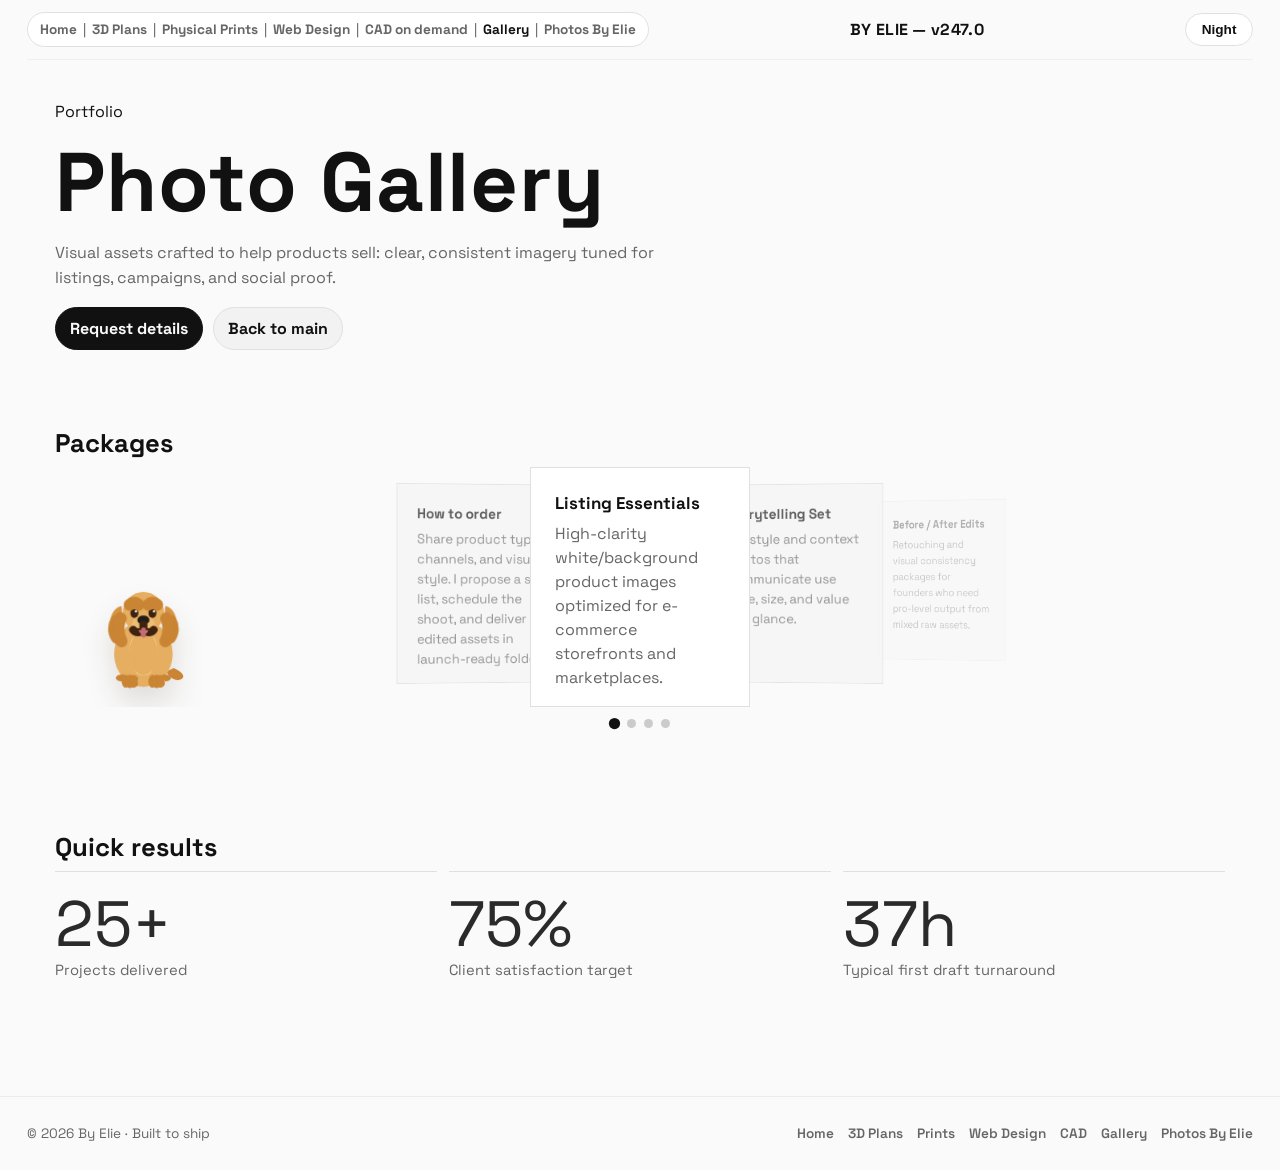
<file: gallery.html>
<!doctype html>
<html lang="en" data-theme="light">
<head>
  <meta charset="utf-8"/>
  <meta name="viewport" content="width=device-width,initial-scale=1"/>
  <title>By Elie | Photo Gallery</title>
  <meta name="description" content="By Elie photo services for product listings, campaigns, and social proof with clean lighting, composition, and marketplace-ready edits."/>
  <meta property="og:title" content="By Elie | Photo Gallery"/>
  <meta property="og:description" content="By Elie photo services for product listings, campaigns, and social proof with clean lighting, composition, and marketplace-ready edits."/>
  <meta property="og:type" content="website"/>
  <meta property="og:url" content="https://ec92009.github.io/byElie/gallery.html"/>
  <meta property="og:image" content="https://ec92009.github.io/byElie/assets/byelie-logo.png"/>
  <meta name="twitter:card" content="summary"/>
  <link rel="canonical" href="https://ec92009.github.io/byElie/gallery.html"/>
  <link rel="icon" type="image/png" sizes="512x512" href="./assets/byelie-logo.png" />
  <script>
    (() => {
      try {
        const saved = localStorage.getItem('byelie-theme');
        if (saved === 'light' || saved === 'dark') document.documentElement.dataset.theme = saved;
      } catch {}
    })();
  </script>
  <link rel="stylesheet" href="./shared.css?v=247.0"/>
  <link rel="preconnect" href="https://fonts.googleapis.com">
  <link rel="preconnect" href="https://fonts.gstatic.com" crossorigin>
  <link href="https://fonts.googleapis.com/css2?family=Space+Grotesk:wght@400;500;600;700;800&display=swap" rel="stylesheet">
</head>
<body>
  <a class="skip-link" href="#main-content">Skip to content</a>
  <header class="topbar shell">
    <nav class="version-switch" aria-label="Site navigation">
      <a href="./">Home</a> <span>|</span>
      <a href="./plans.html">3D Plans</a> <span>|</span>
      <a href="./prints.html">Physical Prints</a> <span>|</span>
      <a href="./web-design.html">Web Design</a> <span>|</span>
      <a href="./cad-design.html">CAD on demand</a> <span>|</span>
      <a class="is-active" href="./gallery.html">Gallery</a> <span>|</span>
      <a href="https://ec92009.github.io/PhotosByElie/">Photos By Elie</a>
    </nav>
    <div class="brand">BY ELIE — v247.0</div>
    <button class="theme-toggle" type="button" data-theme-toggle><span class="mode-light">Night</span><span class="mode-dark">Day</span></button>
  </header>
  <main id="main-content" class="shell">
    <section class="panel hero">
      <p class="eyebrow">Portfolio</p>
      <h1>Photo Gallery</h1>
      <p class="lead">Visual assets crafted to help products sell: clear, consistent imagery tuned for listings, campaigns, and social proof.</p>
      <div class="cta"><a class="btn primary" href="#inquiry">Request details</a><a class="btn secondary" href="./">Back to main</a></div>
    </section>
    <section class="panel carousel" aria-label="Photo services carousel">
      <div class="carousel-head">
        <h2>Packages</h2>
      </div>
      <div class="carousel-wrap" data-offers-wrap tabindex="0">
        <div class="carousel-track" data-offers-track>
          <article class="card carousel-item" data-offer-item><h3>Listing Essentials</h3><p>High-clarity white/background product images optimized for e-commerce storefronts and marketplaces.</p></article>
          <article class="card carousel-item" data-offer-item><h3>Storytelling Set</h3><p>Lifestyle and context photos that communicate use case, size, and value at a glance.</p></article>
          <article class="card carousel-item" data-offer-item><h3>Before / After Edits</h3><p>Retouching and visual consistency packages for founders who need pro-level output from mixed raw assets.</p></article>
          <article class="card carousel-item" data-offer-item id="inquiry"><h3>How to order</h3><p>Share product type, channels, and visual style. I propose a shot list, schedule the shoot, and deliver edited assets in launch-ready folders.</p></article>
        </div>
        <div class="carousel-companion" data-spaniel data-state="sleeping" data-sleep-pose="false" aria-hidden="true">
          <svg class="spaniel-figure awake-pose" viewBox="0 0 1024 1024" role="presentation" focusable="false" aria-hidden="true">
            <g class="spaniel-part part-tail">
              <path d="M770 760 C860 800 875 845 820 860 C775 872 730 835 705 790 Z" fill="#C98534"/>
            </g>
            <g class="spaniel-part part-body">
              <ellipse cx="512" cy="640" rx="250" ry="280" fill="#E5AE61"/>
              <path d="M420 500 C455 455 570 455 605 500 C650 560 635 720 585 790 C555 835 470 835 440 790 C390 720 375 560 420 500 Z" fill="#F1C57F"/>
              <ellipse cx="330" cy="845" rx="54" ry="30" fill="#C98534"/>
              <ellipse cx="694" cy="845" rx="54" ry="30" fill="#C98534"/>
              <path d="M500 525 L470 600 L505 585 L480 665 L522 648 L510 740" fill="none" stroke="#E5AE61" stroke-width="18" stroke-linecap="round" stroke-linejoin="round"/>
              <path d="M524 525 L554 600 L519 585 L544 665 L502 648 L514 740" fill="none" stroke="#E5AE61" stroke-width="18" stroke-linecap="round" stroke-linejoin="round"/>
            </g>
            <g class="spaniel-part part-head">
              <circle cx="512" cy="285" r="175" fill="#E5AE61"/>
            </g>
            <g class="spaniel-part part-ears">
              <g class="spaniel-ear ear-leading">
                <path d="M325 230 C240 250 210 355 235 470 C250 540 285 585 345 580 C320 540 322 505 322 465 C322 390 338 305 325 230 Z" fill="#D69342"/>
                <path d="M278 360 C255 400 255 455 285 500" stroke="#C98534" stroke-width="12" fill="none" stroke-linecap="round"/>
                <path d="M318 335 C290 390 292 470 325 530" stroke="#C98534" stroke-width="12" fill="none" stroke-linecap="round"/>
              </g>
              <g class="spaniel-ear ear-trailing">
                <path d="M699 230 C784 250 814 355 789 470 C774 540 739 585 679 580 C704 540 702 505 702 465 C702 390 686 305 699 230 Z" fill="#D69342"/>
                <path d="M746 360 C769 400 769 455 739 500" stroke="#C98534" stroke-width="12" fill="none" stroke-linecap="round"/>
                <path d="M706 335 C734 390 732 470 699 530" stroke="#C98534" stroke-width="12" fill="none" stroke-linecap="round"/>
              </g>
            </g>
            <g class="spaniel-part part-face">
              <ellipse cx="435" cy="290" rx="34" ry="42" fill="#3C220F"/>
              <ellipse cx="589" cy="290" rx="34" ry="42" fill="#3C220F"/>
              <circle cx="448" cy="276" r="10" fill="#ffffff"/>
              <circle cx="602" cy="276" r="10" fill="#ffffff"/>
              <path d="M395 220 Q435 190 470 220" stroke="#C98534" stroke-width="12" fill="none" stroke-linecap="round"/>
              <path d="M554 220 Q589 190 629 220" stroke="#C98534" stroke-width="12" fill="none" stroke-linecap="round"/>
              <ellipse cx="512" cy="385" rx="98" ry="72" fill="#EDBD74"/>
              <ellipse cx="512" cy="350" rx="52" ry="38" fill="#1F1B17"/>
              <path d="M512 388 L512 435" stroke="#3C220F" stroke-width="8" stroke-linecap="round"/>
              <path d="M512 435 C485 462 445 462 425 435" stroke="#3C220F" stroke-width="8" fill="none" stroke-linecap="round"/>
              <path d="M512 435 C539 462 579 462 599 435" stroke="#3C220F" stroke-width="8" fill="none" stroke-linecap="round"/>
              <path d="M472 430 C475 485 550 485 552 430 C535 448 490 448 472 430 Z" fill="#E9838B"/>
              <path d="M512 435 C510 450 510 465 512 478" stroke="#C46B73" stroke-width="5" fill="none" stroke-linecap="round"/>
            </g>
            <g class="spaniel-part part-front">
              <rect x="352" y="620" width="92" height="250" rx="42" fill="#E5AE61"/>
              <rect x="580" y="620" width="92" height="250" rx="42" fill="#E5AE61"/>
              <ellipse cx="398" cy="870" rx="72" ry="40" fill="#E5AE61"/>
              <ellipse cx="626" cy="870" rx="72" ry="40" fill="#E5AE61"/>
              <path d="M365 855 Q355 875 365 892" stroke="#C98534" stroke-width="8" fill="none" stroke-linecap="round"/>
              <path d="M398 852 Q388 875 398 895" stroke="#C98534" stroke-width="8" fill="none" stroke-linecap="round"/>
              <path d="M431 855 Q421 875 431 892" stroke="#C98534" stroke-width="8" fill="none" stroke-linecap="round"/>
              <path d="M593 855 Q583 875 593 892" stroke="#C98534" stroke-width="8" fill="none" stroke-linecap="round"/>
              <path d="M626 852 Q616 875 626 895" stroke="#C98534" stroke-width="8" fill="none" stroke-linecap="round"/>
              <path d="M659 855 Q649 875 659 892" stroke="#C98534" stroke-width="8" fill="none" stroke-linecap="round"/>
            </g>
          </svg>
          <svg class="spaniel-figure sleeping-pose" viewBox="0 0 512 260" role="presentation" focusable="false" aria-hidden="true">
            <g class="spaniel-part part-body">
              <path fill="#E5AE61" d="M115 150 C95 95, 125 55, 205 48 C255 44, 290 60, 328 58 C390 54, 450 75, 462 128 C473 175, 452 208, 404 210 L170 210 C130 210, 105 188, 108 165 C110 158, 112 154, 115 150 Z"/>
            </g>
            <g class="spaniel-part part-tail">
              <path fill="#D69342" d="M104 152 C58 162, 42 195, 58 220 C71 239, 111 244, 136 230 C149 222, 153 206, 144 192 C134 177, 122 165, 104 152 Z"/>
              <path fill="#D69342" d="M70 188 C52 182, 40 184, 31 194 C42 194, 49 198, 57 206 C61 200, 65 194, 70 188 Z"/>
            </g>
            <g class="spaniel-part part-head">
              <circle cx="377" cy="123" r="66" fill="#E5AE61"/>
            </g>
            <g class="spaniel-part part-ears">
              <path fill="#D69342" d="M438 102 C465 104, 485 123, 490 148 C495 170, 491 196, 477 201 C468 205, 457 202, 448 195 C453 179, 455 161, 452 141 C449 126, 444 114, 438 102 Z"/>
              <path fill="#D69342" d="M309 87 C283 92, 266 112, 263 139 C260 164, 268 196, 284 208 C293 215, 306 214, 320 208 C311 190, 308 170, 309 150 C310 126, 314 106, 309 87 Z"/>
            </g>
            <g class="spaniel-part part-face">
              <ellipse cx="374" cy="155" rx="48" ry="30" fill="#EDBD74"/>
              <circle cx="352" cy="118" r="12" fill="#3C220F"/>
              <circle cx="405" cy="118" r="12" fill="#3C220F"/>
              <circle cx="347" cy="112" r="4" fill="#FFFFFF"/>
              <circle cx="400" cy="112" r="4" fill="#FFFFFF"/>
              <ellipse cx="377" cy="145" rx="18" ry="13" fill="#1F1B17"/>
              <path d="M377 156 L377 168" stroke="#3C220F" stroke-width="5"/>
              <path d="M377 168 C365 181, 348 181, 339 169" stroke="#3C220F" stroke-width="5" fill="none"/>
              <path d="M377 168 C389 181, 406 181, 415 169" stroke="#3C220F" stroke-width="5" fill="none"/>
              <path fill="#E9838B" d="M365 170 C364 188, 390 190, 390 171 C384 176, 371 176, 365 170 Z"/>
            </g>
            <g class="spaniel-part part-front">
              <ellipse cx="320" cy="194" rx="34" ry="20" fill="#EDBD74"/>
              <ellipse cx="423" cy="194" rx="34" ry="20" fill="#EDBD74"/>
            </g>
          </svg>
          <span class="spaniel-z">z</span>
        </div>

      </div>
      <div class="carousel-dots" data-offers-dots aria-label="Photo services pagination"></div>
    </section>

    <section class="panel metrics" id="results">
      <h2>Quick results</h2>
      <div class="metrics-grid">
        <article class="metric"><span class="metric-value" data-count="32" data-suffix="+">0</span><span class="metric-label">Projects delivered</span></article>
        <article class="metric"><span class="metric-value" data-count="96" data-suffix="%">0</span><span class="metric-label">Client satisfaction target</span></article>
        <article class="metric"><span class="metric-value" data-count="48" data-suffix="h">0</span><span class="metric-label">Typical first draft turnaround</span></article>
      </div>
    </section>
  </main>
  <footer class="site-footer">
    <div class="shell">
      <p class="footer-note">© 2026 By Elie &middot; Built to ship</p>
      <nav class="footer-nav" aria-label="Footer navigation">
        <a href="./">Home</a>
        <a href="./plans.html">3D Plans</a>
        <a href="./prints.html">Prints</a>
        <a href="./web-design.html">Web Design</a>
        <a href="./cad-design.html">CAD</a>
        <a href="./gallery.html">Gallery</a>
        <a href="https://ec92009.github.io/PhotosByElie/">Photos By Elie</a>
      </nav>
    </div>
  </footer>
  <script>
    const root=document.documentElement;
    const key='byelie-theme';
    const btn=document.querySelector('[data-theme-toggle]');
    btn?.addEventListener('click',()=>{
      root.dataset.theme=root.dataset.theme==='light'?'dark':'light';
      localStorage.setItem(key,root.dataset.theme);
    });

    const offersWrap=document.querySelector('[data-offers-wrap]');
    const offersTrack=document.querySelector('[data-offers-track]');
    const offerItems=Array.from(document.querySelectorAll('[data-offer-item]'));
    const offersDots=document.querySelector('[data-offers-dots]');
    const spaniel=document.querySelector('[data-spaniel]');
    const spanielSleepText=spaniel?.querySelector('.spaniel-z');

    if(offersWrap && offersTrack && offerItems.length){
      offersWrap.classList.add('is-enhanced');
      let activeIndex=0;
      const total=offerItems.length;
      let currentProfile=null;
      const wrapIndex=(n)=>((n%total)+total)%total;
      const relOffset=(index)=>{
        let d=index-activeIndex;
        if(d>total/2) d-=total;
        if(d<-total/2) d+=total;
        return d;
      };

      const updateDots=()=> {
        offersDots?.querySelectorAll('.carousel-dot').forEach((dot,i)=>{
          const on=i===activeIndex;
          dot.classList.toggle('is-active',on);
          dot.setAttribute('aria-current',on?'true':'false');
        });
      };

      const profile=()=>{
        const wrapWidth=Math.max(offersWrap.clientWidth,280);
        const viewportHeight=window.innerHeight||900;
        const compact=wrapWidth<560;
        const medium=wrapWidth<900;
        const cardWidth=compact
          ? Math.max(210,Math.min(wrapWidth-20,wrapWidth*.56))
          : medium
            ? Math.min(Math.max(wrapWidth*.32,250),wrapWidth-56)
            : Math.min(Math.max(wrapWidth*.17,220),340);
        const cardHeight=Math.round(
          Math.min(
            Math.max(cardWidth*(compact?0.82:0.72),240),
            viewportHeight*(compact?0.42:0.5),
            medium?360:430
          )
        );
        offersWrap.style.setProperty('--carousel-card-width',`${Math.round(cardWidth)}px`);
        offersWrap.style.setProperty('--carousel-card-height',`${cardHeight}px`);
        offersWrap.style.setProperty('--carousel-height',`${cardHeight}px`);
        offersWrap.style.setProperty('--carousel-perspective',`${Math.max(1200,Math.round(wrapWidth*2.6))}px`);
        offersWrap.style.setProperty('--companion-left',compact?'-190px':'14px');
        return {
          wrapWidth,
          companionLeft:compact?-190:14,
          cardWidth,
          cardHeight,
          spanielWidth:Math.round(Math.min(Math.max(cardHeight*.62,84),188)),
          tx:Math.round(Math.min(wrapWidth*(compact?0.34:medium?0.33:0.29),cardWidth*(compact?0.42:medium?0.56:0.72))),
          tz:Math.round(Math.min(Math.max(cardWidth*(compact?0.2:medium?0.25:0.33),72),220)),
          ry:compact?12:medium?16:18,
          scStep:compact?0.1:medium?0.12:0.15,
          minScale:compact?0.76:medium?0.68:0.62,
          minOpacity:compact?0.26:0.2,
          maxDepth:compact?1:2
        };
      };

      const render=()=>{
        const p=profile();
        currentProfile=p;
        offersTrack.style.transform='none';
        offerItems.forEach((item,index)=>{
          const off=relOffset(index);
          const abs=Math.abs(off);
          const tx=off*p.tx;
          const tz=-abs*p.tz;
          const ry=off*-p.ry;
          const sc=Math.max(p.minScale,1-abs*p.scStep);
          item.style.transform=`translateX(-50%) translateX(${tx}px) translateZ(${tz}px) rotateY(${ry}deg) scale(${sc})`;
          item.style.opacity=abs>p.maxDepth?'0':String(Math.max(p.minOpacity,1-abs*.34));
          item.style.zIndex=String(40-abs*10);
          item.classList.toggle('is-active',off===0);
          if(item.matches('a[href]')) item.tabIndex=off===0?0:-1;
        });
        updateDots();
      };

      const motionQuery=window.matchMedia('(prefers-reduced-motion: reduce)');
      const sleepMorphDelay=1200;
      let companionStopped=false;
      let companionAnimating=false;
      let companionTimer=null;
      const companionTimeouts=new Set();
      const queueCompanion=(fn,delay)=>{
        const id=window.setTimeout(()=>{
          companionTimeouts.delete(id);
          fn();
        },delay);
        companionTimeouts.add(id);
        return id;
      };
      const clearCompanionTimeouts=()=>{
        companionTimeouts.forEach((id)=>window.clearTimeout(id));
        companionTimeouts.clear();
      };
      const setSpanielState=(state)=>{
        if(!spaniel) return;
        spaniel.dataset.state=state;
      };
      const setSpanielSleepUi=({showText=false,canWake=false,text='Zzzz'}={})=>{
        if(!spaniel) return;
        spaniel.dataset.showSleepText=showText?'true':'false';
        spaniel.dataset.canWake=canWake?'true':'false';
        if(spanielSleepText) spanielSleepText.textContent=text;
      };
      const setSpanielSleepPose=(active)=>{
        if(!spaniel) return;
        spaniel.dataset.sleepPose=active?'true':'false';
      };
      const setSpanielX=(value)=>{
        if(!spaniel) return;
        spaniel.style.setProperty('--companion-x',`${Math.round(value)}px`);
      };
      const restSpaniel=({showText=false,canWake=false,useSleepPose=false}={})=>{
        clearCompanionTimeouts();
        companionAnimating=false;
        setSpanielX(0);
        if(spaniel) spaniel.dataset.compactCycle='false';
        setSpanielState('sleeping');
        setSpanielSleepPose(useSleepPose);
        setSpanielSleepUi({showText,canWake});
      };
      const stopSpaniel=()=>{
        if(companionStopped) return;
        companionStopped=true;
        if(companionTimer!==null){
          window.clearInterval(companionTimer);
          companionTimer=null;
        }
        restSpaniel({showText:true,canWake:true,useSleepPose:true});
      };
      const wakeSpaniel=()=>{
        if(!spaniel || !companionStopped) return;
        companionStopped=false;
        setSpanielState('sleeping');
        setSpanielSleepPose(false);
        setSpanielSleepUi({showText:false,canWake:false});
        if(companionTimer===null && !motionQuery.matches){
          companionTimer=window.setInterval(runSpanielCycle,5000);
        }
        queueCompanion(runSpanielCycle,sleepMorphDelay);
      };

      const setActive=(i)=>{
        activeIndex=wrapIndex(i);
        render();
      };

      /* Build dots */
      if(offersDots){
        offersDots.innerHTML='';
        offerItems.forEach((item,index)=>{
          const dot=document.createElement('button');
          dot.type='button';
          dot.className='carousel-dot';
          const label=item.querySelector('h3')?.textContent||`offer ${index+1}`;
          dot.setAttribute('aria-label',`Show ${label}`);
          dot.addEventListener('click',()=>setActive(index));
          offersDots.append(dot);
        });
      }

      /* Keyboard navigation */
      offersWrap.addEventListener('keydown',(e)=>{
        if(e.key==='ArrowLeft'){e.preventDefault();setActive(activeIndex-1);}
        if(e.key==='ArrowRight'){e.preventDefault();setActive(activeIndex+1);}
      });

      let wheelDeltaX=0;
      let wheelResetTimer=null;
      const carouselInView=()=>{
        const r=offersWrap.getBoundingClientRect();
        const vh=window.innerHeight||document.documentElement.clientHeight;
        return r.top < vh*0.8 && r.bottom > vh*0.2;
      };
      const spanielPushX=()=>{
        const p=currentProfile || profile();
        const compact=p.wrapWidth<560;
        const baseLeft=p.companionLeft;
        const centerCardLeft=(p.wrapWidth-p.cardWidth)/2;
        const grabEdge=compact?centerCardLeft+p.cardWidth:centerCardLeft;
        const targetLeft=grabEdge-(p.spanielWidth/2);
        const maxLeft=p.wrapWidth-p.spanielWidth-baseLeft-8;
        return Math.round(Math.min(maxLeft,Math.max(0,targetLeft-baseLeft)));
      };
      const runSpanielCycle=()=>{
        if(!spaniel || companionStopped || companionAnimating || motionQuery.matches || document.hidden || !carouselInView()) return;
        const p=currentProfile || profile();
        companionAnimating=true;
        spaniel.dataset.compactCycle=p.wrapWidth<560?'true':'false';
        setSpanielSleepPose(false);
        setSpanielSleepUi({showText:false,canWake:false});
        setSpanielState('pulling');
        setSpanielX(spanielPushX());
        const compactCycle=p.wrapWidth<560;
        const tugDelay=compactCycle?2560:1020;
        queueCompanion(()=>{
          if(companionStopped) return;
          setSpanielState('dragging');
          setActive(activeIndex+1);
          setSpanielX(0);
        },tugDelay);
        queueCompanion(()=>{
          companionAnimating=false;
          restSpaniel();
        },tugDelay+(compactCycle?1400:700));
      };
      spaniel?.addEventListener('pointerdown',(e)=>{
        if(!companionStopped) return;
        e.preventDefault();
        e.stopPropagation();
        wakeSpaniel();
      });
      spaniel?.addEventListener('touchstart',(e)=>{
        if(!companionStopped) return;
        e.preventDefault();
        e.stopPropagation();
        wakeSpaniel();
      },{passive:false});
      offersWrap.addEventListener('wheel',(e)=>{
        if(!carouselInView()) return;
        const mostlyHorizontal = Math.abs(e.deltaX) > Math.abs(e.deltaY) * 1.35;
        const horizontalIntent = mostlyHorizontal || (e.shiftKey && Math.abs(e.deltaY)>0);
        if(!horizontalIntent) return;
        e.preventDefault();
        wheelDeltaX += mostlyHorizontal ? e.deltaX : e.deltaY;
        if(Math.abs(wheelDeltaX) > 34){
          setActive(activeIndex + (wheelDeltaX > 0 ? 1 : -1));
          wheelDeltaX = 0;
        }
        clearTimeout(wheelResetTimer);
        wheelResetTimer=setTimeout(()=>{wheelDeltaX=0;},120);
      },{passive:false});

      let touchStartX=null;
      let touchStartY=null;
      let touchHandled=false;
      offersWrap.addEventListener('touchstart',(e)=>{
        touchStartX=e.touches[0]?.clientX??null;
        touchStartY=e.touches[0]?.clientY??null;
        touchHandled=false;
      },{passive:true});
      offersWrap.addEventListener('touchstart',(e)=>{
        if(!e.target.closest('[data-spaniel]')) stopSpaniel();
      },{passive:true});
      offersWrap.addEventListener('touchend',(e)=>{
        if(touchStartX===null || touchStartY===null || touchHandled) return;
        const endX=e.changedTouches[0]?.clientX??touchStartX;
        const endY=e.changedTouches[0]?.clientY??touchStartY;
        const dx=endX-touchStartX;
        const dy=endY-touchStartY;
        const horizontalSwipe=Math.abs(dx)>54 && Math.abs(dx)>Math.abs(dy)*1.35;
        if(horizontalSwipe){
          touchHandled=true;
          setActive(activeIndex+(dx<0?1:-1));
        }
        touchStartX=null;
        touchStartY=null;
      },{passive:true});

      /* Mouse / pointer drag (desktop) */
      let pointerStartX=null;
      let pointerDragging=false;
      let dragMoved=false;
      offersWrap.addEventListener('pointerdown',(e)=>{
        if(e.pointerType!=='mouse') return;
        if(e.button!==0) return;
        if(!e.target.closest('[data-spaniel]')) stopSpaniel();
        pointerStartX=e.clientX;
        pointerDragging=true;
        dragMoved=false;
        offersWrap.classList.add('is-dragging');
      });
      offersWrap.addEventListener('pointermove',(e)=>{
        if(e.pointerType!=='mouse') return;
        if(!pointerDragging || pointerStartX===null) return;
        const dx=e.clientX-pointerStartX;
        if(Math.abs(dx)>8) dragMoved=true;
      });
      offersWrap.addEventListener('pointerup',(e)=>{
        if(e.pointerType!=='mouse') return;
        if(!pointerDragging || pointerStartX===null) return;
        const dx=e.clientX-pointerStartX;
        if(Math.abs(dx)>28) setActive(activeIndex+(dx<0?1:-1));
        pointerStartX=null;
        pointerDragging=false;
        offersWrap.classList.remove('is-dragging');
      });
      offersWrap.addEventListener('pointerleave',()=>{
        pointerStartX=null;
        pointerDragging=false;
        offersWrap.classList.remove('is-dragging');
      });
      offersWrap.addEventListener('pointercancel',()=>{
        pointerStartX=null;
        pointerDragging=false;
        offersWrap.classList.remove('is-dragging');
      });

      offerItems.forEach((item, index)=>{
        item.addEventListener('click',(e)=>{
          if(dragMoved){e.preventDefault();return;}
          const off=relOffset(index);
          if(off !== 0) {
            e.preventDefault();
            setActive(index);
            return;
          }
          const interactive=e.target.closest('a,button,input,textarea,select,label');
          if(interactive) return;
          const href=item.dataset.href || item.querySelector('a[href]')?.getAttribute('href');
          if(href) window.location.href=href;
        });
      });

      window.addEventListener('resize',render);
      if('ResizeObserver' in window){
        const resizeObserver=new ResizeObserver(render);
        resizeObserver.observe(offersWrap);
      }
      render();
      restSpaniel();
      if(spaniel && !motionQuery.matches){
        companionTimer=window.setInterval(runSpanielCycle,5000);
      }
    }

    const metricEls=[...document.querySelectorAll('.metric-value')];
    if(metricEls.length){
      const runCounter=(el)=>{
        const target=parseInt(el.dataset.count||'0',10);
        const suffix=el.dataset.suffix||'';
        const duration=900;
        const start=performance.now();
        const tick=(now)=>{
          const p=Math.min(1,(now-start)/duration);
          const eased=1-Math.pow(1-p,3);
          el.textContent=`${Math.round(target*eased)}${suffix}`;
          if(p<1) requestAnimationFrame(tick);
        };
        requestAnimationFrame(tick);
      };
      const io=new IntersectionObserver((entries)=>{
        entries.forEach((entry)=>{
          if(!entry.isIntersecting) return;
          runCounter(entry.target);
          io.unobserve(entry.target);
        });
      },{threshold:.45});
      metricEls.forEach((el)=>io.observe(el));
    }

  </script>
</body></html>
</file>
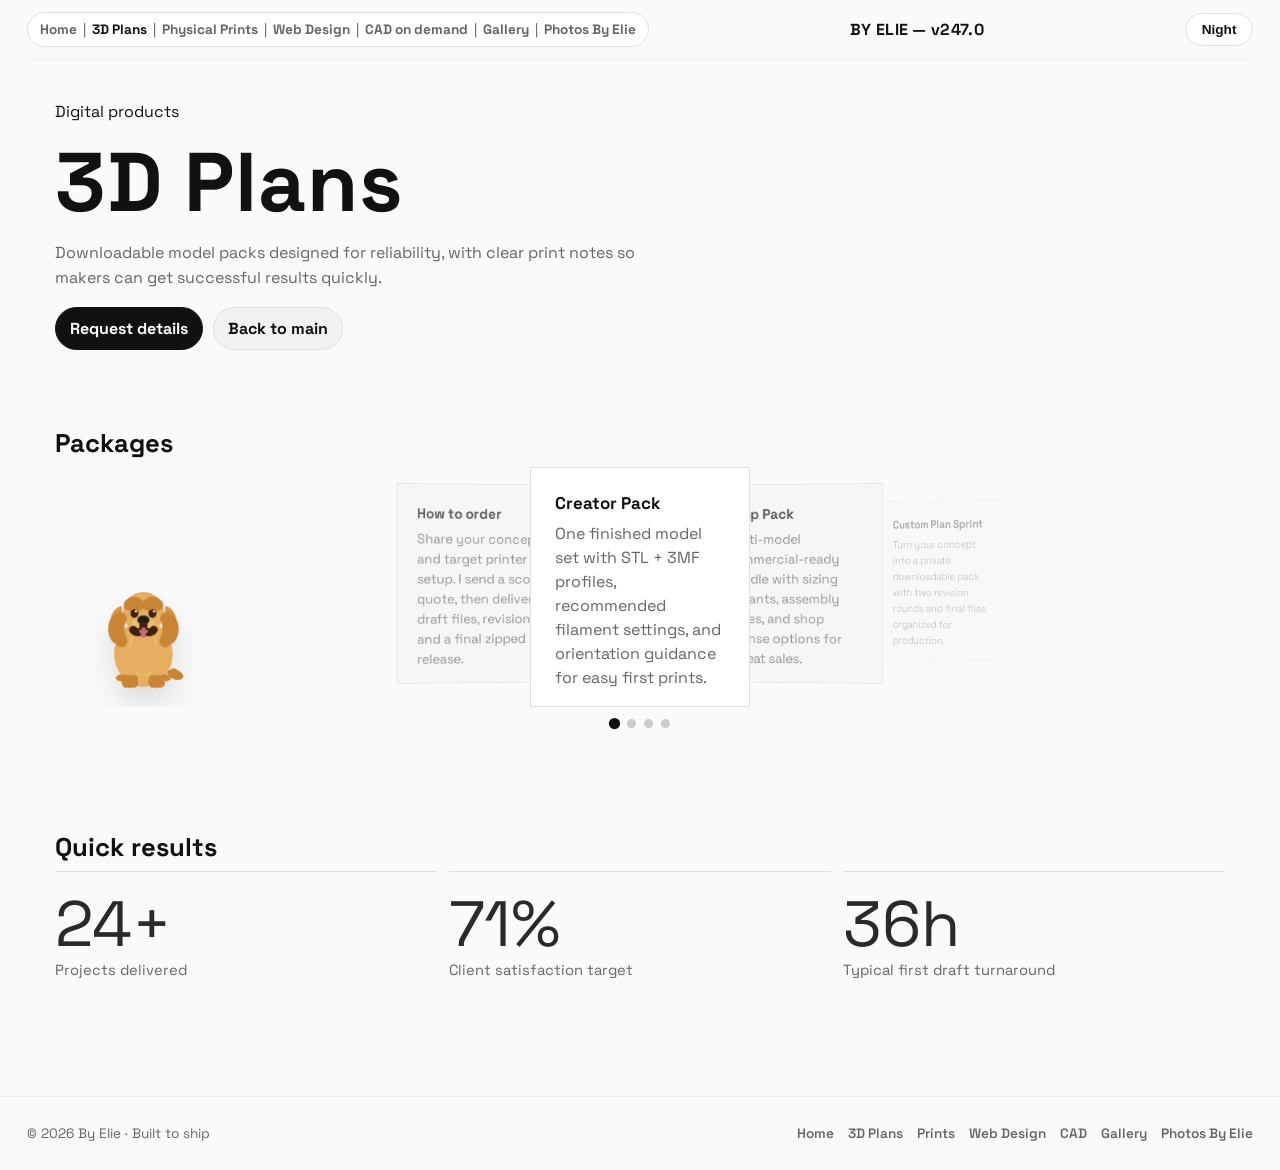
<file: plans.html>
<!doctype html>
<html lang="en" data-theme="light">
<head>
  <meta charset="utf-8"/>
  <meta name="viewport" content="width=device-width,initial-scale=1"/>
  <title>By Elie | 3D Plans</title>
  <meta name="description" content="Downloadable 3D print plan packs from By Elie, built with clear print notes, tested tolerances, and organized STL/3MF delivery."/>
  <meta property="og:title" content="By Elie | 3D Plans"/>
  <meta property="og:description" content="Downloadable 3D print plan packs from By Elie, built with clear print notes, tested tolerances, and organized STL/3MF delivery."/>
  <meta property="og:type" content="website"/>
  <meta property="og:url" content="https://ec92009.github.io/byElie/plans.html"/>
  <meta property="og:image" content="https://ec92009.github.io/byElie/assets/byelie-logo.png"/>
  <meta name="twitter:card" content="summary"/>
  <link rel="canonical" href="https://ec92009.github.io/byElie/plans.html"/>
  <link rel="icon" type="image/png" sizes="512x512" href="./assets/byelie-logo.png" />
  <script>
    (() => {
      try {
        const saved = localStorage.getItem('byelie-theme');
        if (saved === 'light' || saved === 'dark') document.documentElement.dataset.theme = saved;
      } catch {}
    })();
  </script>
  <link rel="stylesheet" href="./shared.css?v=247.0"/>
  <link rel="preconnect" href="https://fonts.googleapis.com">
  <link rel="preconnect" href="https://fonts.gstatic.com" crossorigin>
  <link href="https://fonts.googleapis.com/css2?family=Space+Grotesk:wght@400;500;600;700;800&display=swap" rel="stylesheet">
</head>
<body>
  <a class="skip-link" href="#main-content">Skip to content</a>
  <header class="topbar shell">
    <nav class="version-switch" aria-label="Site navigation">
      <a href="./">Home</a> <span>|</span>
      <a class="is-active" href="./plans.html">3D Plans</a> <span>|</span>
      <a href="./prints.html">Physical Prints</a> <span>|</span>
      <a href="./web-design.html">Web Design</a> <span>|</span>
      <a href="./cad-design.html">CAD on demand</a> <span>|</span>
      <a href="./gallery.html">Gallery</a> <span>|</span>
      <a href="https://ec92009.github.io/PhotosByElie/">Photos By Elie</a>
    </nav>
    <div class="brand">BY ELIE — v247.0</div>
    <button class="theme-toggle" type="button" data-theme-toggle><span class="mode-light">Night</span><span class="mode-dark">Day</span></button>
  </header>
  <main id="main-content" class="shell">
    <section class="panel hero">
      <p class="eyebrow">Digital products</p>
      <h1>3D Plans</h1>
      <p class="lead">Downloadable model packs designed for reliability, with clear print notes so makers can get successful results quickly.</p>
      <div class="cta"><a class="btn primary" href="#inquiry">Request details</a><a class="btn secondary" href="./">Back to main</a></div>
    </section>
    <section class="panel carousel" aria-label="3D plans carousel">
      <div class="carousel-head">
        <h2>Packages</h2>
      </div>
      <div class="carousel-wrap" data-offers-wrap tabindex="0">
        <div class="carousel-track" data-offers-track>
          <article class="card carousel-item" data-offer-item><h3>Creator Pack</h3><p>One finished model set with STL + 3MF profiles, recommended filament settings, and orientation guidance for easy first prints.</p></article>
          <article class="card carousel-item" data-offer-item><h3>Shop Pack</h3><p>Multi-model commercial-ready bundle with sizing variants, assembly notes, and shop license options for repeat sales.</p></article>
          <article class="card carousel-item" data-offer-item><h3>Custom Plan Sprint</h3><p>Turn your concept into a private downloadable pack with two revision rounds and final files organized for production.</p></article>
          <article class="card carousel-item" data-offer-item id="inquiry"><h3>How to order</h3><p>Share your concept and target printer setup. I send a scoped quote, then deliver draft files, revisions, and a final zipped release.</p></article>
        </div>
        <div class="carousel-companion" data-spaniel data-state="sleeping" data-sleep-pose="false" aria-hidden="true">
          <svg class="spaniel-figure awake-pose" viewBox="0 0 1024 1024" role="presentation" focusable="false" aria-hidden="true">
            <g class="spaniel-part part-tail">
              <path d="M770 760 C860 800 875 845 820 860 C775 872 730 835 705 790 Z" fill="#C98534"/>
            </g>
            <g class="spaniel-part part-body">
              <ellipse cx="512" cy="640" rx="250" ry="280" fill="#E5AE61"/>
              <path d="M420 500 C455 455 570 455 605 500 C650 560 635 720 585 790 C555 835 470 835 440 790 C390 720 375 560 420 500 Z" fill="#F1C57F"/>
              <ellipse cx="330" cy="845" rx="54" ry="30" fill="#C98534"/>
              <ellipse cx="694" cy="845" rx="54" ry="30" fill="#C98534"/>
              <path d="M500 525 L470 600 L505 585 L480 665 L522 648 L510 740" fill="none" stroke="#E5AE61" stroke-width="18" stroke-linecap="round" stroke-linejoin="round"/>
              <path d="M524 525 L554 600 L519 585 L544 665 L502 648 L514 740" fill="none" stroke="#E5AE61" stroke-width="18" stroke-linecap="round" stroke-linejoin="round"/>
            </g>
            <g class="spaniel-part part-head">
              <circle cx="512" cy="285" r="175" fill="#E5AE61"/>
            </g>
            <g class="spaniel-part part-ears">
              <g class="spaniel-ear ear-leading">
                <path d="M325 230 C240 250 210 355 235 470 C250 540 285 585 345 580 C320 540 322 505 322 465 C322 390 338 305 325 230 Z" fill="#D69342"/>
                <path d="M278 360 C255 400 255 455 285 500" stroke="#C98534" stroke-width="12" fill="none" stroke-linecap="round"/>
                <path d="M318 335 C290 390 292 470 325 530" stroke="#C98534" stroke-width="12" fill="none" stroke-linecap="round"/>
              </g>
              <g class="spaniel-ear ear-trailing">
                <path d="M699 230 C784 250 814 355 789 470 C774 540 739 585 679 580 C704 540 702 505 702 465 C702 390 686 305 699 230 Z" fill="#D69342"/>
                <path d="M746 360 C769 400 769 455 739 500" stroke="#C98534" stroke-width="12" fill="none" stroke-linecap="round"/>
                <path d="M706 335 C734 390 732 470 699 530" stroke="#C98534" stroke-width="12" fill="none" stroke-linecap="round"/>
              </g>
            </g>
            <g class="spaniel-part part-face">
              <ellipse cx="435" cy="290" rx="34" ry="42" fill="#3C220F"/>
              <ellipse cx="589" cy="290" rx="34" ry="42" fill="#3C220F"/>
              <circle cx="448" cy="276" r="10" fill="#ffffff"/>
              <circle cx="602" cy="276" r="10" fill="#ffffff"/>
              <path d="M395 220 Q435 190 470 220" stroke="#C98534" stroke-width="12" fill="none" stroke-linecap="round"/>
              <path d="M554 220 Q589 190 629 220" stroke="#C98534" stroke-width="12" fill="none" stroke-linecap="round"/>
              <ellipse cx="512" cy="385" rx="98" ry="72" fill="#EDBD74"/>
              <ellipse cx="512" cy="350" rx="52" ry="38" fill="#1F1B17"/>
              <path d="M512 388 L512 435" stroke="#3C220F" stroke-width="8" stroke-linecap="round"/>
              <path d="M512 435 C485 462 445 462 425 435" stroke="#3C220F" stroke-width="8" fill="none" stroke-linecap="round"/>
              <path d="M512 435 C539 462 579 462 599 435" stroke="#3C220F" stroke-width="8" fill="none" stroke-linecap="round"/>
              <path d="M472 430 C475 485 550 485 552 430 C535 448 490 448 472 430 Z" fill="#E9838B"/>
              <path d="M512 435 C510 450 510 465 512 478" stroke="#C46B73" stroke-width="5" fill="none" stroke-linecap="round"/>
            </g>
            <g class="spaniel-part part-front">
              <rect x="352" y="620" width="92" height="250" rx="42" fill="#E5AE61"/>
              <rect x="580" y="620" width="92" height="250" rx="42" fill="#E5AE61"/>
              <ellipse cx="398" cy="870" rx="72" ry="40" fill="#E5AE61"/>
              <ellipse cx="626" cy="870" rx="72" ry="40" fill="#E5AE61"/>
              <path d="M365 855 Q355 875 365 892" stroke="#C98534" stroke-width="8" fill="none" stroke-linecap="round"/>
              <path d="M398 852 Q388 875 398 895" stroke="#C98534" stroke-width="8" fill="none" stroke-linecap="round"/>
              <path d="M431 855 Q421 875 431 892" stroke="#C98534" stroke-width="8" fill="none" stroke-linecap="round"/>
              <path d="M593 855 Q583 875 593 892" stroke="#C98534" stroke-width="8" fill="none" stroke-linecap="round"/>
              <path d="M626 852 Q616 875 626 895" stroke="#C98534" stroke-width="8" fill="none" stroke-linecap="round"/>
              <path d="M659 855 Q649 875 659 892" stroke="#C98534" stroke-width="8" fill="none" stroke-linecap="round"/>
            </g>
          </svg>
          <svg class="spaniel-figure sleeping-pose" viewBox="0 0 512 260" role="presentation" focusable="false" aria-hidden="true">
            <g class="spaniel-part part-body">
              <path fill="#E5AE61" d="M115 150 C95 95, 125 55, 205 48 C255 44, 290 60, 328 58 C390 54, 450 75, 462 128 C473 175, 452 208, 404 210 L170 210 C130 210, 105 188, 108 165 C110 158, 112 154, 115 150 Z"/>
            </g>
            <g class="spaniel-part part-tail">
              <path fill="#D69342" d="M104 152 C58 162, 42 195, 58 220 C71 239, 111 244, 136 230 C149 222, 153 206, 144 192 C134 177, 122 165, 104 152 Z"/>
              <path fill="#D69342" d="M70 188 C52 182, 40 184, 31 194 C42 194, 49 198, 57 206 C61 200, 65 194, 70 188 Z"/>
            </g>
            <g class="spaniel-part part-head">
              <circle cx="377" cy="123" r="66" fill="#E5AE61"/>
            </g>
            <g class="spaniel-part part-ears">
              <path fill="#D69342" d="M438 102 C465 104, 485 123, 490 148 C495 170, 491 196, 477 201 C468 205, 457 202, 448 195 C453 179, 455 161, 452 141 C449 126, 444 114, 438 102 Z"/>
              <path fill="#D69342" d="M309 87 C283 92, 266 112, 263 139 C260 164, 268 196, 284 208 C293 215, 306 214, 320 208 C311 190, 308 170, 309 150 C310 126, 314 106, 309 87 Z"/>
            </g>
            <g class="spaniel-part part-face">
              <ellipse cx="374" cy="155" rx="48" ry="30" fill="#EDBD74"/>
              <circle cx="352" cy="118" r="12" fill="#3C220F"/>
              <circle cx="405" cy="118" r="12" fill="#3C220F"/>
              <circle cx="347" cy="112" r="4" fill="#FFFFFF"/>
              <circle cx="400" cy="112" r="4" fill="#FFFFFF"/>
              <ellipse cx="377" cy="145" rx="18" ry="13" fill="#1F1B17"/>
              <path d="M377 156 L377 168" stroke="#3C220F" stroke-width="5"/>
              <path d="M377 168 C365 181, 348 181, 339 169" stroke="#3C220F" stroke-width="5" fill="none"/>
              <path d="M377 168 C389 181, 406 181, 415 169" stroke="#3C220F" stroke-width="5" fill="none"/>
              <path fill="#E9838B" d="M365 170 C364 188, 390 190, 390 171 C384 176, 371 176, 365 170 Z"/>
            </g>
            <g class="spaniel-part part-front">
              <ellipse cx="320" cy="194" rx="34" ry="20" fill="#EDBD74"/>
              <ellipse cx="423" cy="194" rx="34" ry="20" fill="#EDBD74"/>
            </g>
          </svg>
          <span class="spaniel-z">z</span>
        </div>

      </div>
      <div class="carousel-dots" data-offers-dots aria-label="3D plans pagination"></div>
    </section>

    <section class="panel metrics" id="results">
      <h2>Quick results</h2>
      <div class="metrics-grid">
        <article class="metric"><span class="metric-value" data-count="32" data-suffix="+">0</span><span class="metric-label">Projects delivered</span></article>
        <article class="metric"><span class="metric-value" data-count="96" data-suffix="%">0</span><span class="metric-label">Client satisfaction target</span></article>
        <article class="metric"><span class="metric-value" data-count="48" data-suffix="h">0</span><span class="metric-label">Typical first draft turnaround</span></article>
      </div>
    </section>
  </main>
  <footer class="site-footer">
    <div class="shell">
      <p class="footer-note">© 2026 By Elie &middot; Built to ship</p>
      <nav class="footer-nav" aria-label="Footer navigation">
        <a href="./">Home</a>
        <a href="./plans.html">3D Plans</a>
        <a href="./prints.html">Prints</a>
        <a href="./web-design.html">Web Design</a>
        <a href="./cad-design.html">CAD</a>
        <a href="./gallery.html">Gallery</a>
        <a href="https://ec92009.github.io/PhotosByElie/">Photos By Elie</a>
      </nav>
    </div>
  </footer>
  <script>
    const root=document.documentElement;
    const key='byelie-theme';
    const btn=document.querySelector('[data-theme-toggle]');
    btn?.addEventListener('click',()=>{
      root.dataset.theme=root.dataset.theme==='light'?'dark':'light';
      localStorage.setItem(key,root.dataset.theme);
    });

    const offersWrap=document.querySelector('[data-offers-wrap]');
    const offersTrack=document.querySelector('[data-offers-track]');
    const offerItems=Array.from(document.querySelectorAll('[data-offer-item]'));
    const offersDots=document.querySelector('[data-offers-dots]');
    const spaniel=document.querySelector('[data-spaniel]');
    const spanielSleepText=spaniel?.querySelector('.spaniel-z');

    if(offersWrap && offersTrack && offerItems.length){
      offersWrap.classList.add('is-enhanced');
      let activeIndex=0;
      const total=offerItems.length;
      let currentProfile=null;
      const wrapIndex=(n)=>((n%total)+total)%total;
      const relOffset=(index)=>{
        let d=index-activeIndex;
        if(d>total/2) d-=total;
        if(d<-total/2) d+=total;
        return d;
      };

      const updateDots=()=> {
        offersDots?.querySelectorAll('.carousel-dot').forEach((dot,i)=>{
          const on=i===activeIndex;
          dot.classList.toggle('is-active',on);
          dot.setAttribute('aria-current',on?'true':'false');
        });
      };

      const profile=()=>{
        const wrapWidth=Math.max(offersWrap.clientWidth,280);
        const viewportHeight=window.innerHeight||900;
        const compact=wrapWidth<560;
        const medium=wrapWidth<900;
        const cardWidth=compact
          ? Math.max(210,Math.min(wrapWidth-20,wrapWidth*.56))
          : medium
            ? Math.min(Math.max(wrapWidth*.32,250),wrapWidth-56)
            : Math.min(Math.max(wrapWidth*.17,220),340);
        const cardHeight=Math.round(
          Math.min(
            Math.max(cardWidth*(compact?0.82:0.72),240),
            viewportHeight*(compact?0.42:0.5),
            medium?360:430
          )
        );
        offersWrap.style.setProperty('--carousel-card-width',`${Math.round(cardWidth)}px`);
        offersWrap.style.setProperty('--carousel-card-height',`${cardHeight}px`);
        offersWrap.style.setProperty('--carousel-height',`${cardHeight}px`);
        offersWrap.style.setProperty('--carousel-perspective',`${Math.max(1200,Math.round(wrapWidth*2.6))}px`);
        offersWrap.style.setProperty('--companion-left',compact?'-190px':'14px');
        return {
          wrapWidth,
          companionLeft:compact?-190:14,
          cardWidth,
          cardHeight,
          spanielWidth:Math.round(Math.min(Math.max(cardHeight*.62,84),188)),
          tx:Math.round(Math.min(wrapWidth*(compact?0.34:medium?0.33:0.29),cardWidth*(compact?0.42:medium?0.56:0.72))),
          tz:Math.round(Math.min(Math.max(cardWidth*(compact?0.2:medium?0.25:0.33),72),220)),
          ry:compact?12:medium?16:18,
          scStep:compact?0.1:medium?0.12:0.15,
          minScale:compact?0.76:medium?0.68:0.62,
          minOpacity:compact?0.26:0.2,
          maxDepth:compact?1:2
        };
      };

      const render=()=>{
        const p=profile();
        currentProfile=p;
        offersTrack.style.transform='none';
        offerItems.forEach((item,index)=>{
          const off=relOffset(index);
          const abs=Math.abs(off);
          const tx=off*p.tx;
          const tz=-abs*p.tz;
          const ry=off*-p.ry;
          const sc=Math.max(p.minScale,1-abs*p.scStep);
          item.style.transform=`translateX(-50%) translateX(${tx}px) translateZ(${tz}px) rotateY(${ry}deg) scale(${sc})`;
          item.style.opacity=abs>p.maxDepth?'0':String(Math.max(p.minOpacity,1-abs*.34));
          item.style.zIndex=String(40-abs*10);
          item.classList.toggle('is-active',off===0);
          if(item.matches('a[href]')) item.tabIndex=off===0?0:-1;
        });
        updateDots();
      };

      const motionQuery=window.matchMedia('(prefers-reduced-motion: reduce)');
      const sleepMorphDelay=1200;
      let companionStopped=false;
      let companionAnimating=false;
      let companionTimer=null;
      const companionTimeouts=new Set();
      const queueCompanion=(fn,delay)=>{
        const id=window.setTimeout(()=>{
          companionTimeouts.delete(id);
          fn();
        },delay);
        companionTimeouts.add(id);
        return id;
      };
      const clearCompanionTimeouts=()=>{
        companionTimeouts.forEach((id)=>window.clearTimeout(id));
        companionTimeouts.clear();
      };
      const setSpanielState=(state)=>{
        if(!spaniel) return;
        spaniel.dataset.state=state;
      };
      const setSpanielSleepUi=({showText=false,canWake=false,text='Zzzz'}={})=>{
        if(!spaniel) return;
        spaniel.dataset.showSleepText=showText?'true':'false';
        spaniel.dataset.canWake=canWake?'true':'false';
        if(spanielSleepText) spanielSleepText.textContent=text;
      };
      const setSpanielSleepPose=(active)=>{
        if(!spaniel) return;
        spaniel.dataset.sleepPose=active?'true':'false';
      };
      const setSpanielX=(value)=>{
        if(!spaniel) return;
        spaniel.style.setProperty('--companion-x',`${Math.round(value)}px`);
      };
      const restSpaniel=({showText=false,canWake=false,useSleepPose=false}={})=>{
        clearCompanionTimeouts();
        companionAnimating=false;
        setSpanielX(0);
        if(spaniel) spaniel.dataset.compactCycle='false';
        setSpanielState('sleeping');
        setSpanielSleepPose(useSleepPose);
        setSpanielSleepUi({showText,canWake});
      };
      const stopSpaniel=()=>{
        if(companionStopped) return;
        companionStopped=true;
        if(companionTimer!==null){
          window.clearInterval(companionTimer);
          companionTimer=null;
        }
        restSpaniel({showText:true,canWake:true,useSleepPose:true});
      };
      const wakeSpaniel=()=>{
        if(!spaniel || !companionStopped) return;
        companionStopped=false;
        setSpanielState('sleeping');
        setSpanielSleepPose(false);
        setSpanielSleepUi({showText:false,canWake:false});
        if(companionTimer===null && !motionQuery.matches){
          companionTimer=window.setInterval(runSpanielCycle,5000);
        }
        queueCompanion(runSpanielCycle,sleepMorphDelay);
      };

      const setActive=(i)=>{
        activeIndex=wrapIndex(i);
        render();
      };

      /* Build dots */
      if(offersDots){
        offersDots.innerHTML='';
        offerItems.forEach((item,index)=>{
          const dot=document.createElement('button');
          dot.type='button';
          dot.className='carousel-dot';
          const label=item.querySelector('h3')?.textContent||`offer ${index+1}`;
          dot.setAttribute('aria-label',`Show ${label}`);
          dot.addEventListener('click',()=>setActive(index));
          offersDots.append(dot);
        });
      }

      /* Keyboard navigation */
      offersWrap.addEventListener('keydown',(e)=>{
        if(e.key==='ArrowLeft'){e.preventDefault();setActive(activeIndex-1);}
        if(e.key==='ArrowRight'){e.preventDefault();setActive(activeIndex+1);}
      });

      let wheelDeltaX=0;
      let wheelResetTimer=null;
      const carouselInView=()=>{
        const r=offersWrap.getBoundingClientRect();
        const vh=window.innerHeight||document.documentElement.clientHeight;
        return r.top < vh*0.8 && r.bottom > vh*0.2;
      };
      const spanielPushX=()=>{
        const p=currentProfile || profile();
        const compact=p.wrapWidth<560;
        const baseLeft=p.companionLeft;
        const centerCardLeft=(p.wrapWidth-p.cardWidth)/2;
        const grabEdge=compact?centerCardLeft+p.cardWidth:centerCardLeft;
        const targetLeft=grabEdge-(p.spanielWidth/2);
        const maxLeft=p.wrapWidth-p.spanielWidth-baseLeft-8;
        return Math.round(Math.min(maxLeft,Math.max(0,targetLeft-baseLeft)));
      };
      const runSpanielCycle=()=>{
        if(!spaniel || companionStopped || companionAnimating || motionQuery.matches || document.hidden || !carouselInView()) return;
        const p=currentProfile || profile();
        companionAnimating=true;
        spaniel.dataset.compactCycle=p.wrapWidth<560?'true':'false';
        setSpanielSleepPose(false);
        setSpanielSleepUi({showText:false,canWake:false});
        setSpanielState('pulling');
        setSpanielX(spanielPushX());
        const compactCycle=p.wrapWidth<560;
        const tugDelay=compactCycle?2560:1020;
        queueCompanion(()=>{
          if(companionStopped) return;
          setSpanielState('dragging');
          setActive(activeIndex+1);
          setSpanielX(0);
        },tugDelay);
        queueCompanion(()=>{
          companionAnimating=false;
          restSpaniel();
        },tugDelay+(compactCycle?1400:700));
      };
      spaniel?.addEventListener('pointerdown',(e)=>{
        if(!companionStopped) return;
        e.preventDefault();
        e.stopPropagation();
        wakeSpaniel();
      });
      spaniel?.addEventListener('touchstart',(e)=>{
        if(!companionStopped) return;
        e.preventDefault();
        e.stopPropagation();
        wakeSpaniel();
      },{passive:false});
      offersWrap.addEventListener('wheel',(e)=>{
        if(!carouselInView()) return;
        const mostlyHorizontal = Math.abs(e.deltaX) > Math.abs(e.deltaY) * 1.35;
        const horizontalIntent = mostlyHorizontal || (e.shiftKey && Math.abs(e.deltaY)>0);
        if(!horizontalIntent) return;
        e.preventDefault();
        wheelDeltaX += mostlyHorizontal ? e.deltaX : e.deltaY;
        if(Math.abs(wheelDeltaX) > 34){
          setActive(activeIndex + (wheelDeltaX > 0 ? 1 : -1));
          wheelDeltaX = 0;
        }
        clearTimeout(wheelResetTimer);
        wheelResetTimer=setTimeout(()=>{wheelDeltaX=0;},120);
      },{passive:false});

      let touchStartX=null;
      let touchStartY=null;
      let touchHandled=false;
      offersWrap.addEventListener('touchstart',(e)=>{
        touchStartX=e.touches[0]?.clientX??null;
        touchStartY=e.touches[0]?.clientY??null;
        touchHandled=false;
      },{passive:true});
      offersWrap.addEventListener('touchstart',(e)=>{
        if(!e.target.closest('[data-spaniel]')) stopSpaniel();
      },{passive:true});
      offersWrap.addEventListener('touchend',(e)=>{
        if(touchStartX===null || touchStartY===null || touchHandled) return;
        const endX=e.changedTouches[0]?.clientX??touchStartX;
        const endY=e.changedTouches[0]?.clientY??touchStartY;
        const dx=endX-touchStartX;
        const dy=endY-touchStartY;
        const horizontalSwipe=Math.abs(dx)>54 && Math.abs(dx)>Math.abs(dy)*1.35;
        if(horizontalSwipe){
          touchHandled=true;
          setActive(activeIndex+(dx<0?1:-1));
        }
        touchStartX=null;
        touchStartY=null;
      },{passive:true});

      /* Mouse / pointer drag (desktop) */
      let pointerStartX=null;
      let pointerDragging=false;
      let dragMoved=false;
      offersWrap.addEventListener('pointerdown',(e)=>{
        if(e.pointerType!=='mouse') return;
        if(e.button!==0) return;
        if(!e.target.closest('[data-spaniel]')) stopSpaniel();
        pointerStartX=e.clientX;
        pointerDragging=true;
        dragMoved=false;
        offersWrap.classList.add('is-dragging');
      });
      offersWrap.addEventListener('pointermove',(e)=>{
        if(e.pointerType!=='mouse') return;
        if(!pointerDragging || pointerStartX===null) return;
        const dx=e.clientX-pointerStartX;
        if(Math.abs(dx)>8) dragMoved=true;
      });
      offersWrap.addEventListener('pointerup',(e)=>{
        if(e.pointerType!=='mouse') return;
        if(!pointerDragging || pointerStartX===null) return;
        const dx=e.clientX-pointerStartX;
        if(Math.abs(dx)>28) setActive(activeIndex+(dx<0?1:-1));
        pointerStartX=null;
        pointerDragging=false;
        offersWrap.classList.remove('is-dragging');
      });
      offersWrap.addEventListener('pointerleave',()=>{
        pointerStartX=null;
        pointerDragging=false;
        offersWrap.classList.remove('is-dragging');
      });
      offersWrap.addEventListener('pointercancel',()=>{
        pointerStartX=null;
        pointerDragging=false;
        offersWrap.classList.remove('is-dragging');
      });

      offerItems.forEach((item, index)=>{
        item.addEventListener('click',(e)=>{
          if(dragMoved){e.preventDefault();return;}
          const off=relOffset(index);
          if(off !== 0) {
            e.preventDefault();
            setActive(index);
            return;
          }
          const interactive=e.target.closest('a,button,input,textarea,select,label');
          if(interactive) return;
          const href=item.dataset.href || item.querySelector('a[href]')?.getAttribute('href');
          if(href) window.location.href=href;
        });
      });

      window.addEventListener('resize',render);
      if('ResizeObserver' in window){
        const resizeObserver=new ResizeObserver(render);
        resizeObserver.observe(offersWrap);
      }
      render();
      restSpaniel();
      if(spaniel && !motionQuery.matches){
        companionTimer=window.setInterval(runSpanielCycle,5000);
      }
    }

    const metricEls=[...document.querySelectorAll('.metric-value')];
    if(metricEls.length){
      const runCounter=(el)=>{
        const target=parseInt(el.dataset.count||'0',10);
        const suffix=el.dataset.suffix||'';
        const duration=900;
        const start=performance.now();
        const tick=(now)=>{
          const p=Math.min(1,(now-start)/duration);
          const eased=1-Math.pow(1-p,3);
          el.textContent=`${Math.round(target*eased)}${suffix}`;
          if(p<1) requestAnimationFrame(tick);
        };
        requestAnimationFrame(tick);
      };
      const io=new IntersectionObserver((entries)=>{
        entries.forEach((entry)=>{
          if(!entry.isIntersecting) return;
          runCounter(entry.target);
          io.unobserve(entry.target);
        });
      },{threshold:.45});
      metricEls.forEach((el)=>io.observe(el));
    }

  </script>
</body></html>
</file>
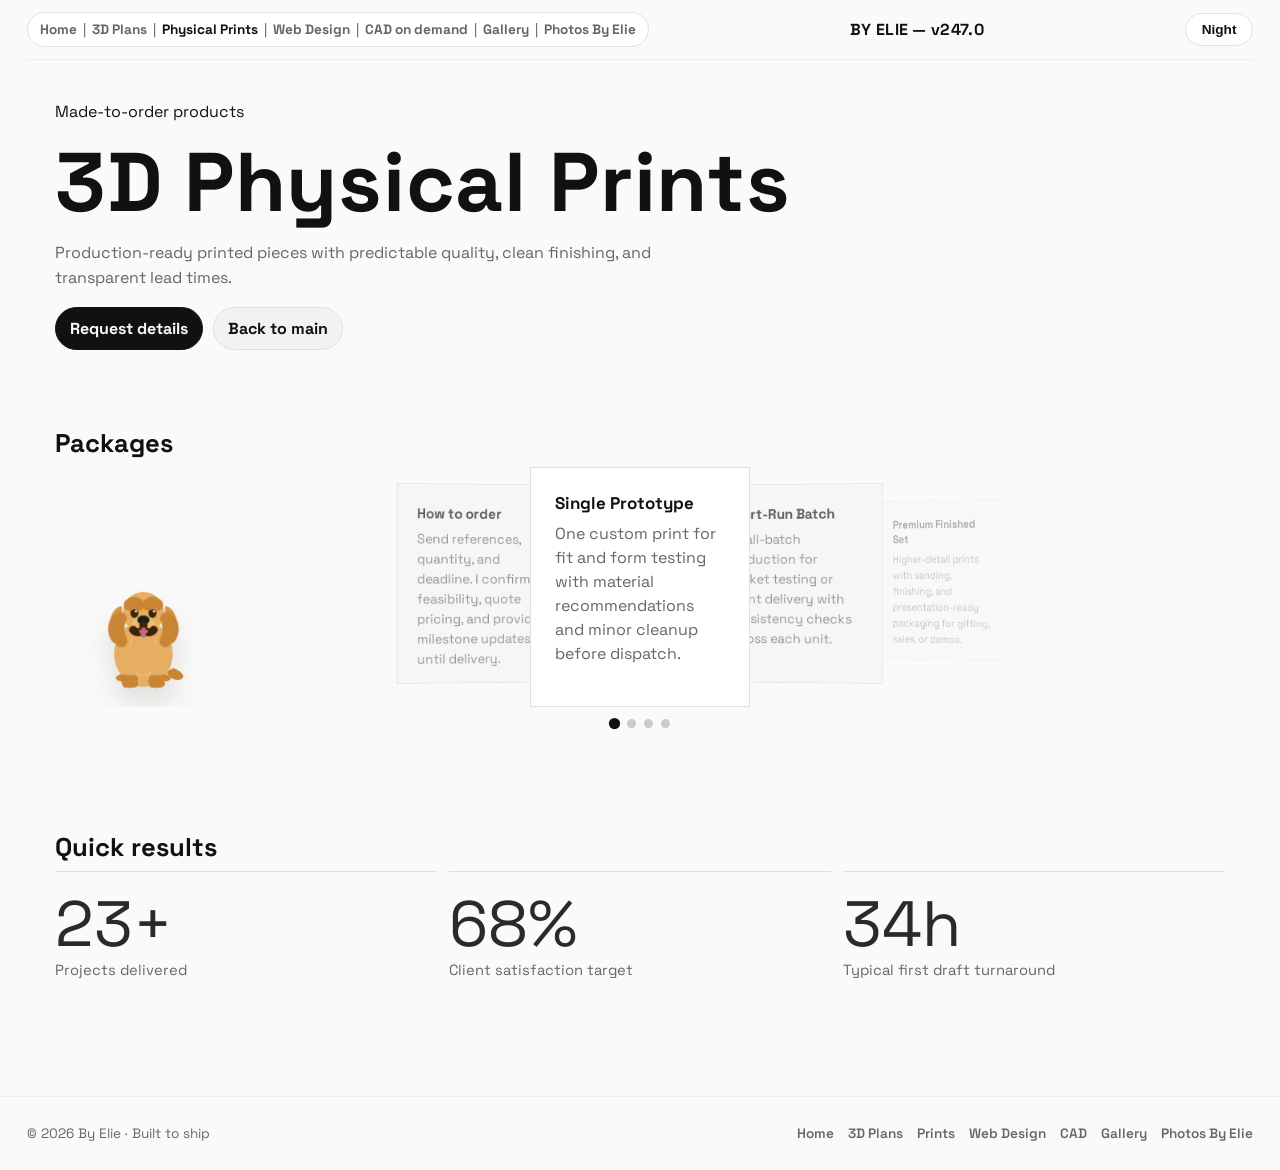
<file: prints.html>
<!doctype html>
<html lang="en" data-theme="light">
<head>
  <meta charset="utf-8"/>
  <meta name="viewport" content="width=device-width,initial-scale=1"/>
  <title>By Elie | 3D Physical Prints</title>
  <meta name="description" content="Physical 3D printed items from By Elie, including prototypes, small production runs, finishing, and quality checks before delivery."/>
  <meta property="og:title" content="By Elie | 3D Physical Prints"/>
  <meta property="og:description" content="Physical 3D printed items from By Elie, including prototypes, small production runs, finishing, and quality checks before delivery."/>
  <meta property="og:type" content="website"/>
  <meta property="og:url" content="https://ec92009.github.io/byElie/prints.html"/>
  <meta property="og:image" content="https://ec92009.github.io/byElie/assets/byelie-logo.png"/>
  <meta name="twitter:card" content="summary"/>
  <link rel="canonical" href="https://ec92009.github.io/byElie/prints.html"/>
  <link rel="icon" type="image/png" sizes="512x512" href="./assets/byelie-logo.png" />
  <script>
    (() => {
      try {
        const saved = localStorage.getItem('byelie-theme');
        if (saved === 'light' || saved === 'dark') document.documentElement.dataset.theme = saved;
      } catch {}
    })();
  </script>
  <link rel="stylesheet" href="./shared.css?v=247.0"/>
  <link rel="preconnect" href="https://fonts.googleapis.com">
  <link rel="preconnect" href="https://fonts.gstatic.com" crossorigin>
  <link href="https://fonts.googleapis.com/css2?family=Space+Grotesk:wght@400;500;600;700;800&display=swap" rel="stylesheet">
</head>
<body>
  <a class="skip-link" href="#main-content">Skip to content</a>
  <header class="topbar shell">
    <nav class="version-switch" aria-label="Site navigation">
      <a href="./">Home</a> <span>|</span>
      <a href="./plans.html">3D Plans</a> <span>|</span>
      <a class="is-active" href="./prints.html">Physical Prints</a> <span>|</span>
      <a href="./web-design.html">Web Design</a> <span>|</span>
      <a href="./cad-design.html">CAD on demand</a> <span>|</span>
      <a href="./gallery.html">Gallery</a> <span>|</span>
      <a href="https://ec92009.github.io/PhotosByElie/">Photos By Elie</a>
    </nav>
    <div class="brand">BY ELIE — v247.0</div>
    <button class="theme-toggle" type="button" data-theme-toggle><span class="mode-light">Night</span><span class="mode-dark">Day</span></button>
  </header>
  <main id="main-content" class="shell">
    <section class="panel hero">
      <p class="eyebrow">Made-to-order products</p>
      <h1>3D Physical Prints</h1>
      <p class="lead">Production-ready printed pieces with predictable quality, clean finishing, and transparent lead times.</p>
      <div class="cta"><a class="btn primary" href="#inquiry">Request details</a><a class="btn secondary" href="./">Back to main</a></div>
    </section>
    <section class="panel carousel" aria-label="Physical prints carousel">
      <div class="carousel-head">
        <h2>Packages</h2>
      </div>
      <div class="carousel-wrap" data-offers-wrap tabindex="0">
        <div class="carousel-track" data-offers-track>
          <article class="card carousel-item" data-offer-item><h3>Single Prototype</h3><p>One custom print for fit and form testing with material recommendations and minor cleanup before dispatch.</p></article>
          <article class="card carousel-item" data-offer-item><h3>Short-Run Batch</h3><p>Small-batch production for market testing or client delivery with consistency checks across each unit.</p></article>
          <article class="card carousel-item" data-offer-item><h3>Premium Finished Set</h3><p>Higher-detail prints with sanding, finishing, and presentation-ready packaging for gifting, sales, or demos.</p></article>
          <article class="card carousel-item" data-offer-item id="inquiry"><h3>How to order</h3><p>Send references, quantity, and deadline. I confirm feasibility, quote pricing, and provide milestone updates until delivery.</p></article>
        </div>
        <div class="carousel-companion" data-spaniel data-state="sleeping" data-sleep-pose="false" aria-hidden="true">
          <svg class="spaniel-figure awake-pose" viewBox="0 0 1024 1024" role="presentation" focusable="false" aria-hidden="true">
            <g class="spaniel-part part-tail">
              <path d="M770 760 C860 800 875 845 820 860 C775 872 730 835 705 790 Z" fill="#C98534"/>
            </g>
            <g class="spaniel-part part-body">
              <ellipse cx="512" cy="640" rx="250" ry="280" fill="#E5AE61"/>
              <path d="M420 500 C455 455 570 455 605 500 C650 560 635 720 585 790 C555 835 470 835 440 790 C390 720 375 560 420 500 Z" fill="#F1C57F"/>
              <ellipse cx="330" cy="845" rx="54" ry="30" fill="#C98534"/>
              <ellipse cx="694" cy="845" rx="54" ry="30" fill="#C98534"/>
              <path d="M500 525 L470 600 L505 585 L480 665 L522 648 L510 740" fill="none" stroke="#E5AE61" stroke-width="18" stroke-linecap="round" stroke-linejoin="round"/>
              <path d="M524 525 L554 600 L519 585 L544 665 L502 648 L514 740" fill="none" stroke="#E5AE61" stroke-width="18" stroke-linecap="round" stroke-linejoin="round"/>
            </g>
            <g class="spaniel-part part-head">
              <circle cx="512" cy="285" r="175" fill="#E5AE61"/>
            </g>
            <g class="spaniel-part part-ears">
              <g class="spaniel-ear ear-leading">
                <path d="M325 230 C240 250 210 355 235 470 C250 540 285 585 345 580 C320 540 322 505 322 465 C322 390 338 305 325 230 Z" fill="#D69342"/>
                <path d="M278 360 C255 400 255 455 285 500" stroke="#C98534" stroke-width="12" fill="none" stroke-linecap="round"/>
                <path d="M318 335 C290 390 292 470 325 530" stroke="#C98534" stroke-width="12" fill="none" stroke-linecap="round"/>
              </g>
              <g class="spaniel-ear ear-trailing">
                <path d="M699 230 C784 250 814 355 789 470 C774 540 739 585 679 580 C704 540 702 505 702 465 C702 390 686 305 699 230 Z" fill="#D69342"/>
                <path d="M746 360 C769 400 769 455 739 500" stroke="#C98534" stroke-width="12" fill="none" stroke-linecap="round"/>
                <path d="M706 335 C734 390 732 470 699 530" stroke="#C98534" stroke-width="12" fill="none" stroke-linecap="round"/>
              </g>
            </g>
            <g class="spaniel-part part-face">
              <ellipse cx="435" cy="290" rx="34" ry="42" fill="#3C220F"/>
              <ellipse cx="589" cy="290" rx="34" ry="42" fill="#3C220F"/>
              <circle cx="448" cy="276" r="10" fill="#ffffff"/>
              <circle cx="602" cy="276" r="10" fill="#ffffff"/>
              <path d="M395 220 Q435 190 470 220" stroke="#C98534" stroke-width="12" fill="none" stroke-linecap="round"/>
              <path d="M554 220 Q589 190 629 220" stroke="#C98534" stroke-width="12" fill="none" stroke-linecap="round"/>
              <ellipse cx="512" cy="385" rx="98" ry="72" fill="#EDBD74"/>
              <ellipse cx="512" cy="350" rx="52" ry="38" fill="#1F1B17"/>
              <path d="M512 388 L512 435" stroke="#3C220F" stroke-width="8" stroke-linecap="round"/>
              <path d="M512 435 C485 462 445 462 425 435" stroke="#3C220F" stroke-width="8" fill="none" stroke-linecap="round"/>
              <path d="M512 435 C539 462 579 462 599 435" stroke="#3C220F" stroke-width="8" fill="none" stroke-linecap="round"/>
              <path d="M472 430 C475 485 550 485 552 430 C535 448 490 448 472 430 Z" fill="#E9838B"/>
              <path d="M512 435 C510 450 510 465 512 478" stroke="#C46B73" stroke-width="5" fill="none" stroke-linecap="round"/>
            </g>
            <g class="spaniel-part part-front">
              <rect x="352" y="620" width="92" height="250" rx="42" fill="#E5AE61"/>
              <rect x="580" y="620" width="92" height="250" rx="42" fill="#E5AE61"/>
              <ellipse cx="398" cy="870" rx="72" ry="40" fill="#E5AE61"/>
              <ellipse cx="626" cy="870" rx="72" ry="40" fill="#E5AE61"/>
              <path d="M365 855 Q355 875 365 892" stroke="#C98534" stroke-width="8" fill="none" stroke-linecap="round"/>
              <path d="M398 852 Q388 875 398 895" stroke="#C98534" stroke-width="8" fill="none" stroke-linecap="round"/>
              <path d="M431 855 Q421 875 431 892" stroke="#C98534" stroke-width="8" fill="none" stroke-linecap="round"/>
              <path d="M593 855 Q583 875 593 892" stroke="#C98534" stroke-width="8" fill="none" stroke-linecap="round"/>
              <path d="M626 852 Q616 875 626 895" stroke="#C98534" stroke-width="8" fill="none" stroke-linecap="round"/>
              <path d="M659 855 Q649 875 659 892" stroke="#C98534" stroke-width="8" fill="none" stroke-linecap="round"/>
            </g>
          </svg>
          <svg class="spaniel-figure sleeping-pose" viewBox="0 0 512 260" role="presentation" focusable="false" aria-hidden="true">
            <g class="spaniel-part part-body">
              <path fill="#E5AE61" d="M115 150 C95 95, 125 55, 205 48 C255 44, 290 60, 328 58 C390 54, 450 75, 462 128 C473 175, 452 208, 404 210 L170 210 C130 210, 105 188, 108 165 C110 158, 112 154, 115 150 Z"/>
            </g>
            <g class="spaniel-part part-tail">
              <path fill="#D69342" d="M104 152 C58 162, 42 195, 58 220 C71 239, 111 244, 136 230 C149 222, 153 206, 144 192 C134 177, 122 165, 104 152 Z"/>
              <path fill="#D69342" d="M70 188 C52 182, 40 184, 31 194 C42 194, 49 198, 57 206 C61 200, 65 194, 70 188 Z"/>
            </g>
            <g class="spaniel-part part-head">
              <circle cx="377" cy="123" r="66" fill="#E5AE61"/>
            </g>
            <g class="spaniel-part part-ears">
              <path fill="#D69342" d="M438 102 C465 104, 485 123, 490 148 C495 170, 491 196, 477 201 C468 205, 457 202, 448 195 C453 179, 455 161, 452 141 C449 126, 444 114, 438 102 Z"/>
              <path fill="#D69342" d="M309 87 C283 92, 266 112, 263 139 C260 164, 268 196, 284 208 C293 215, 306 214, 320 208 C311 190, 308 170, 309 150 C310 126, 314 106, 309 87 Z"/>
            </g>
            <g class="spaniel-part part-face">
              <ellipse cx="374" cy="155" rx="48" ry="30" fill="#EDBD74"/>
              <circle cx="352" cy="118" r="12" fill="#3C220F"/>
              <circle cx="405" cy="118" r="12" fill="#3C220F"/>
              <circle cx="347" cy="112" r="4" fill="#FFFFFF"/>
              <circle cx="400" cy="112" r="4" fill="#FFFFFF"/>
              <ellipse cx="377" cy="145" rx="18" ry="13" fill="#1F1B17"/>
              <path d="M377 156 L377 168" stroke="#3C220F" stroke-width="5"/>
              <path d="M377 168 C365 181, 348 181, 339 169" stroke="#3C220F" stroke-width="5" fill="none"/>
              <path d="M377 168 C389 181, 406 181, 415 169" stroke="#3C220F" stroke-width="5" fill="none"/>
              <path fill="#E9838B" d="M365 170 C364 188, 390 190, 390 171 C384 176, 371 176, 365 170 Z"/>
            </g>
            <g class="spaniel-part part-front">
              <ellipse cx="320" cy="194" rx="34" ry="20" fill="#EDBD74"/>
              <ellipse cx="423" cy="194" rx="34" ry="20" fill="#EDBD74"/>
            </g>
          </svg>
          <span class="spaniel-z">z</span>
        </div>

      </div>
      <div class="carousel-dots" data-offers-dots aria-label="Physical prints pagination"></div>
    </section>

    <section class="panel metrics" id="results">
      <h2>Quick results</h2>
      <div class="metrics-grid">
        <article class="metric"><span class="metric-value" data-count="32" data-suffix="+">0</span><span class="metric-label">Projects delivered</span></article>
        <article class="metric"><span class="metric-value" data-count="96" data-suffix="%">0</span><span class="metric-label">Client satisfaction target</span></article>
        <article class="metric"><span class="metric-value" data-count="48" data-suffix="h">0</span><span class="metric-label">Typical first draft turnaround</span></article>
      </div>
    </section>
  </main>
  <footer class="site-footer">
    <div class="shell">
      <p class="footer-note">© 2026 By Elie &middot; Built to ship</p>
      <nav class="footer-nav" aria-label="Footer navigation">
        <a href="./">Home</a>
        <a href="./plans.html">3D Plans</a>
        <a href="./prints.html">Prints</a>
        <a href="./web-design.html">Web Design</a>
        <a href="./cad-design.html">CAD</a>
        <a href="./gallery.html">Gallery</a>
        <a href="https://ec92009.github.io/PhotosByElie/">Photos By Elie</a>
      </nav>
    </div>
  </footer>
  <script>
    const root=document.documentElement;
    const key='byelie-theme';
    const btn=document.querySelector('[data-theme-toggle]');
    btn?.addEventListener('click',()=>{
      root.dataset.theme=root.dataset.theme==='light'?'dark':'light';
      localStorage.setItem(key,root.dataset.theme);
    });

    const offersWrap=document.querySelector('[data-offers-wrap]');
    const offersTrack=document.querySelector('[data-offers-track]');
    const offerItems=Array.from(document.querySelectorAll('[data-offer-item]'));
    const offersDots=document.querySelector('[data-offers-dots]');
    const spaniel=document.querySelector('[data-spaniel]');
    const spanielSleepText=spaniel?.querySelector('.spaniel-z');

    if(offersWrap && offersTrack && offerItems.length){
      offersWrap.classList.add('is-enhanced');
      let activeIndex=0;
      const total=offerItems.length;
      let currentProfile=null;
      const wrapIndex=(n)=>((n%total)+total)%total;
      const relOffset=(index)=>{
        let d=index-activeIndex;
        if(d>total/2) d-=total;
        if(d<-total/2) d+=total;
        return d;
      };

      const updateDots=()=> {
        offersDots?.querySelectorAll('.carousel-dot').forEach((dot,i)=>{
          const on=i===activeIndex;
          dot.classList.toggle('is-active',on);
          dot.setAttribute('aria-current',on?'true':'false');
        });
      };

      const profile=()=>{
        const wrapWidth=Math.max(offersWrap.clientWidth,280);
        const viewportHeight=window.innerHeight||900;
        const compact=wrapWidth<560;
        const medium=wrapWidth<900;
        const cardWidth=compact
          ? Math.max(210,Math.min(wrapWidth-20,wrapWidth*.56))
          : medium
            ? Math.min(Math.max(wrapWidth*.32,250),wrapWidth-56)
            : Math.min(Math.max(wrapWidth*.17,220),340);
        const cardHeight=Math.round(
          Math.min(
            Math.max(cardWidth*(compact?0.82:0.72),240),
            viewportHeight*(compact?0.42:0.5),
            medium?360:430
          )
        );
        offersWrap.style.setProperty('--carousel-card-width',`${Math.round(cardWidth)}px`);
        offersWrap.style.setProperty('--carousel-card-height',`${cardHeight}px`);
        offersWrap.style.setProperty('--carousel-height',`${cardHeight}px`);
        offersWrap.style.setProperty('--carousel-perspective',`${Math.max(1200,Math.round(wrapWidth*2.6))}px`);
        offersWrap.style.setProperty('--companion-left',compact?'-190px':'14px');
        return {
          wrapWidth,
          companionLeft:compact?-190:14,
          cardWidth,
          cardHeight,
          spanielWidth:Math.round(Math.min(Math.max(cardHeight*.62,84),188)),
          tx:Math.round(Math.min(wrapWidth*(compact?0.34:medium?0.33:0.29),cardWidth*(compact?0.42:medium?0.56:0.72))),
          tz:Math.round(Math.min(Math.max(cardWidth*(compact?0.2:medium?0.25:0.33),72),220)),
          ry:compact?12:medium?16:18,
          scStep:compact?0.1:medium?0.12:0.15,
          minScale:compact?0.76:medium?0.68:0.62,
          minOpacity:compact?0.26:0.2,
          maxDepth:compact?1:2
        };
      };

      const render=()=>{
        const p=profile();
        currentProfile=p;
        offersTrack.style.transform='none';
        offerItems.forEach((item,index)=>{
          const off=relOffset(index);
          const abs=Math.abs(off);
          const tx=off*p.tx;
          const tz=-abs*p.tz;
          const ry=off*-p.ry;
          const sc=Math.max(p.minScale,1-abs*p.scStep);
          item.style.transform=`translateX(-50%) translateX(${tx}px) translateZ(${tz}px) rotateY(${ry}deg) scale(${sc})`;
          item.style.opacity=abs>p.maxDepth?'0':String(Math.max(p.minOpacity,1-abs*.34));
          item.style.zIndex=String(40-abs*10);
          item.classList.toggle('is-active',off===0);
          if(item.matches('a[href]')) item.tabIndex=off===0?0:-1;
        });
        updateDots();
      };

      const motionQuery=window.matchMedia('(prefers-reduced-motion: reduce)');
      const sleepMorphDelay=1200;
      let companionStopped=false;
      let companionAnimating=false;
      let companionTimer=null;
      const companionTimeouts=new Set();
      const queueCompanion=(fn,delay)=>{
        const id=window.setTimeout(()=>{
          companionTimeouts.delete(id);
          fn();
        },delay);
        companionTimeouts.add(id);
        return id;
      };
      const clearCompanionTimeouts=()=>{
        companionTimeouts.forEach((id)=>window.clearTimeout(id));
        companionTimeouts.clear();
      };
      const setSpanielState=(state)=>{
        if(!spaniel) return;
        spaniel.dataset.state=state;
      };
      const setSpanielSleepUi=({showText=false,canWake=false,text='Zzzz'}={})=>{
        if(!spaniel) return;
        spaniel.dataset.showSleepText=showText?'true':'false';
        spaniel.dataset.canWake=canWake?'true':'false';
        if(spanielSleepText) spanielSleepText.textContent=text;
      };
      const setSpanielSleepPose=(active)=>{
        if(!spaniel) return;
        spaniel.dataset.sleepPose=active?'true':'false';
      };
      const setSpanielX=(value)=>{
        if(!spaniel) return;
        spaniel.style.setProperty('--companion-x',`${Math.round(value)}px`);
      };
      const restSpaniel=({showText=false,canWake=false,useSleepPose=false}={})=>{
        clearCompanionTimeouts();
        companionAnimating=false;
        setSpanielX(0);
        if(spaniel) spaniel.dataset.compactCycle='false';
        setSpanielState('sleeping');
        setSpanielSleepPose(useSleepPose);
        setSpanielSleepUi({showText,canWake});
      };
      const stopSpaniel=()=>{
        if(companionStopped) return;
        companionStopped=true;
        if(companionTimer!==null){
          window.clearInterval(companionTimer);
          companionTimer=null;
        }
        restSpaniel({showText:true,canWake:true,useSleepPose:true});
      };
      const wakeSpaniel=()=>{
        if(!spaniel || !companionStopped) return;
        companionStopped=false;
        setSpanielState('sleeping');
        setSpanielSleepPose(false);
        setSpanielSleepUi({showText:false,canWake:false});
        if(companionTimer===null && !motionQuery.matches){
          companionTimer=window.setInterval(runSpanielCycle,5000);
        }
        queueCompanion(runSpanielCycle,sleepMorphDelay);
      };

      const setActive=(i)=>{
        activeIndex=wrapIndex(i);
        render();
      };

      /* Build dots */
      if(offersDots){
        offersDots.innerHTML='';
        offerItems.forEach((item,index)=>{
          const dot=document.createElement('button');
          dot.type='button';
          dot.className='carousel-dot';
          const label=item.querySelector('h3')?.textContent||`offer ${index+1}`;
          dot.setAttribute('aria-label',`Show ${label}`);
          dot.addEventListener('click',()=>setActive(index));
          offersDots.append(dot);
        });
      }

      /* Keyboard navigation */
      offersWrap.addEventListener('keydown',(e)=>{
        if(e.key==='ArrowLeft'){e.preventDefault();setActive(activeIndex-1);}
        if(e.key==='ArrowRight'){e.preventDefault();setActive(activeIndex+1);}
      });

      let wheelDeltaX=0;
      let wheelResetTimer=null;
      const carouselInView=()=>{
        const r=offersWrap.getBoundingClientRect();
        const vh=window.innerHeight||document.documentElement.clientHeight;
        return r.top < vh*0.8 && r.bottom > vh*0.2;
      };
      const spanielPushX=()=>{
        const p=currentProfile || profile();
        const compact=p.wrapWidth<560;
        const baseLeft=p.companionLeft;
        const centerCardLeft=(p.wrapWidth-p.cardWidth)/2;
        const grabEdge=compact?centerCardLeft+p.cardWidth:centerCardLeft;
        const targetLeft=grabEdge-(p.spanielWidth/2);
        const maxLeft=p.wrapWidth-p.spanielWidth-baseLeft-8;
        return Math.round(Math.min(maxLeft,Math.max(0,targetLeft-baseLeft)));
      };
      const runSpanielCycle=()=>{
        if(!spaniel || companionStopped || companionAnimating || motionQuery.matches || document.hidden || !carouselInView()) return;
        const p=currentProfile || profile();
        companionAnimating=true;
        spaniel.dataset.compactCycle=p.wrapWidth<560?'true':'false';
        setSpanielSleepPose(false);
        setSpanielSleepUi({showText:false,canWake:false});
        setSpanielState('pulling');
        setSpanielX(spanielPushX());
        const compactCycle=p.wrapWidth<560;
        const tugDelay=compactCycle?2560:1020;
        queueCompanion(()=>{
          if(companionStopped) return;
          setSpanielState('dragging');
          setActive(activeIndex+1);
          setSpanielX(0);
        },tugDelay);
        queueCompanion(()=>{
          companionAnimating=false;
          restSpaniel();
        },tugDelay+(compactCycle?1400:700));
      };
      spaniel?.addEventListener('pointerdown',(e)=>{
        if(!companionStopped) return;
        e.preventDefault();
        e.stopPropagation();
        wakeSpaniel();
      });
      spaniel?.addEventListener('touchstart',(e)=>{
        if(!companionStopped) return;
        e.preventDefault();
        e.stopPropagation();
        wakeSpaniel();
      },{passive:false});
      offersWrap.addEventListener('wheel',(e)=>{
        if(!carouselInView()) return;
        const mostlyHorizontal = Math.abs(e.deltaX) > Math.abs(e.deltaY) * 1.35;
        const horizontalIntent = mostlyHorizontal || (e.shiftKey && Math.abs(e.deltaY)>0);
        if(!horizontalIntent) return;
        e.preventDefault();
        wheelDeltaX += mostlyHorizontal ? e.deltaX : e.deltaY;
        if(Math.abs(wheelDeltaX) > 34){
          setActive(activeIndex + (wheelDeltaX > 0 ? 1 : -1));
          wheelDeltaX = 0;
        }
        clearTimeout(wheelResetTimer);
        wheelResetTimer=setTimeout(()=>{wheelDeltaX=0;},120);
      },{passive:false});

      let touchStartX=null;
      let touchStartY=null;
      let touchHandled=false;
      offersWrap.addEventListener('touchstart',(e)=>{
        touchStartX=e.touches[0]?.clientX??null;
        touchStartY=e.touches[0]?.clientY??null;
        touchHandled=false;
      },{passive:true});
      offersWrap.addEventListener('touchstart',(e)=>{
        if(!e.target.closest('[data-spaniel]')) stopSpaniel();
      },{passive:true});
      offersWrap.addEventListener('touchend',(e)=>{
        if(touchStartX===null || touchStartY===null || touchHandled) return;
        const endX=e.changedTouches[0]?.clientX??touchStartX;
        const endY=e.changedTouches[0]?.clientY??touchStartY;
        const dx=endX-touchStartX;
        const dy=endY-touchStartY;
        const horizontalSwipe=Math.abs(dx)>54 && Math.abs(dx)>Math.abs(dy)*1.35;
        if(horizontalSwipe){
          touchHandled=true;
          setActive(activeIndex+(dx<0?1:-1));
        }
        touchStartX=null;
        touchStartY=null;
      },{passive:true});

      /* Mouse / pointer drag (desktop) */
      let pointerStartX=null;
      let pointerDragging=false;
      let dragMoved=false;
      offersWrap.addEventListener('pointerdown',(e)=>{
        if(e.pointerType!=='mouse') return;
        if(e.button!==0) return;
        if(!e.target.closest('[data-spaniel]')) stopSpaniel();
        pointerStartX=e.clientX;
        pointerDragging=true;
        dragMoved=false;
        offersWrap.classList.add('is-dragging');
      });
      offersWrap.addEventListener('pointermove',(e)=>{
        if(e.pointerType!=='mouse') return;
        if(!pointerDragging || pointerStartX===null) return;
        const dx=e.clientX-pointerStartX;
        if(Math.abs(dx)>8) dragMoved=true;
      });
      offersWrap.addEventListener('pointerup',(e)=>{
        if(e.pointerType!=='mouse') return;
        if(!pointerDragging || pointerStartX===null) return;
        const dx=e.clientX-pointerStartX;
        if(Math.abs(dx)>28) setActive(activeIndex+(dx<0?1:-1));
        pointerStartX=null;
        pointerDragging=false;
        offersWrap.classList.remove('is-dragging');
      });
      offersWrap.addEventListener('pointerleave',()=>{
        pointerStartX=null;
        pointerDragging=false;
        offersWrap.classList.remove('is-dragging');
      });
      offersWrap.addEventListener('pointercancel',()=>{
        pointerStartX=null;
        pointerDragging=false;
        offersWrap.classList.remove('is-dragging');
      });

      offerItems.forEach((item, index)=>{
        item.addEventListener('click',(e)=>{
          if(dragMoved){e.preventDefault();return;}
          const off=relOffset(index);
          if(off !== 0) {
            e.preventDefault();
            setActive(index);
            return;
          }
          const interactive=e.target.closest('a,button,input,textarea,select,label');
          if(interactive) return;
          const href=item.dataset.href || item.querySelector('a[href]')?.getAttribute('href');
          if(href) window.location.href=href;
        });
      });

      window.addEventListener('resize',render);
      if('ResizeObserver' in window){
        const resizeObserver=new ResizeObserver(render);
        resizeObserver.observe(offersWrap);
      }
      render();
      restSpaniel();
      if(spaniel && !motionQuery.matches){
        companionTimer=window.setInterval(runSpanielCycle,5000);
      }
    }

    const metricEls=[...document.querySelectorAll('.metric-value')];
    if(metricEls.length){
      const runCounter=(el)=>{
        const target=parseInt(el.dataset.count||'0',10);
        const suffix=el.dataset.suffix||'';
        const duration=900;
        const start=performance.now();
        const tick=(now)=>{
          const p=Math.min(1,(now-start)/duration);
          const eased=1-Math.pow(1-p,3);
          el.textContent=`${Math.round(target*eased)}${suffix}`;
          if(p<1) requestAnimationFrame(tick);
        };
        requestAnimationFrame(tick);
      };
      const io=new IntersectionObserver((entries)=>{
        entries.forEach((entry)=>{
          if(!entry.isIntersecting) return;
          runCounter(entry.target);
          io.unobserve(entry.target);
        });
      },{threshold:.45});
      metricEls.forEach((el)=>io.observe(el));
    }

  </script>
</body></html>
</file>
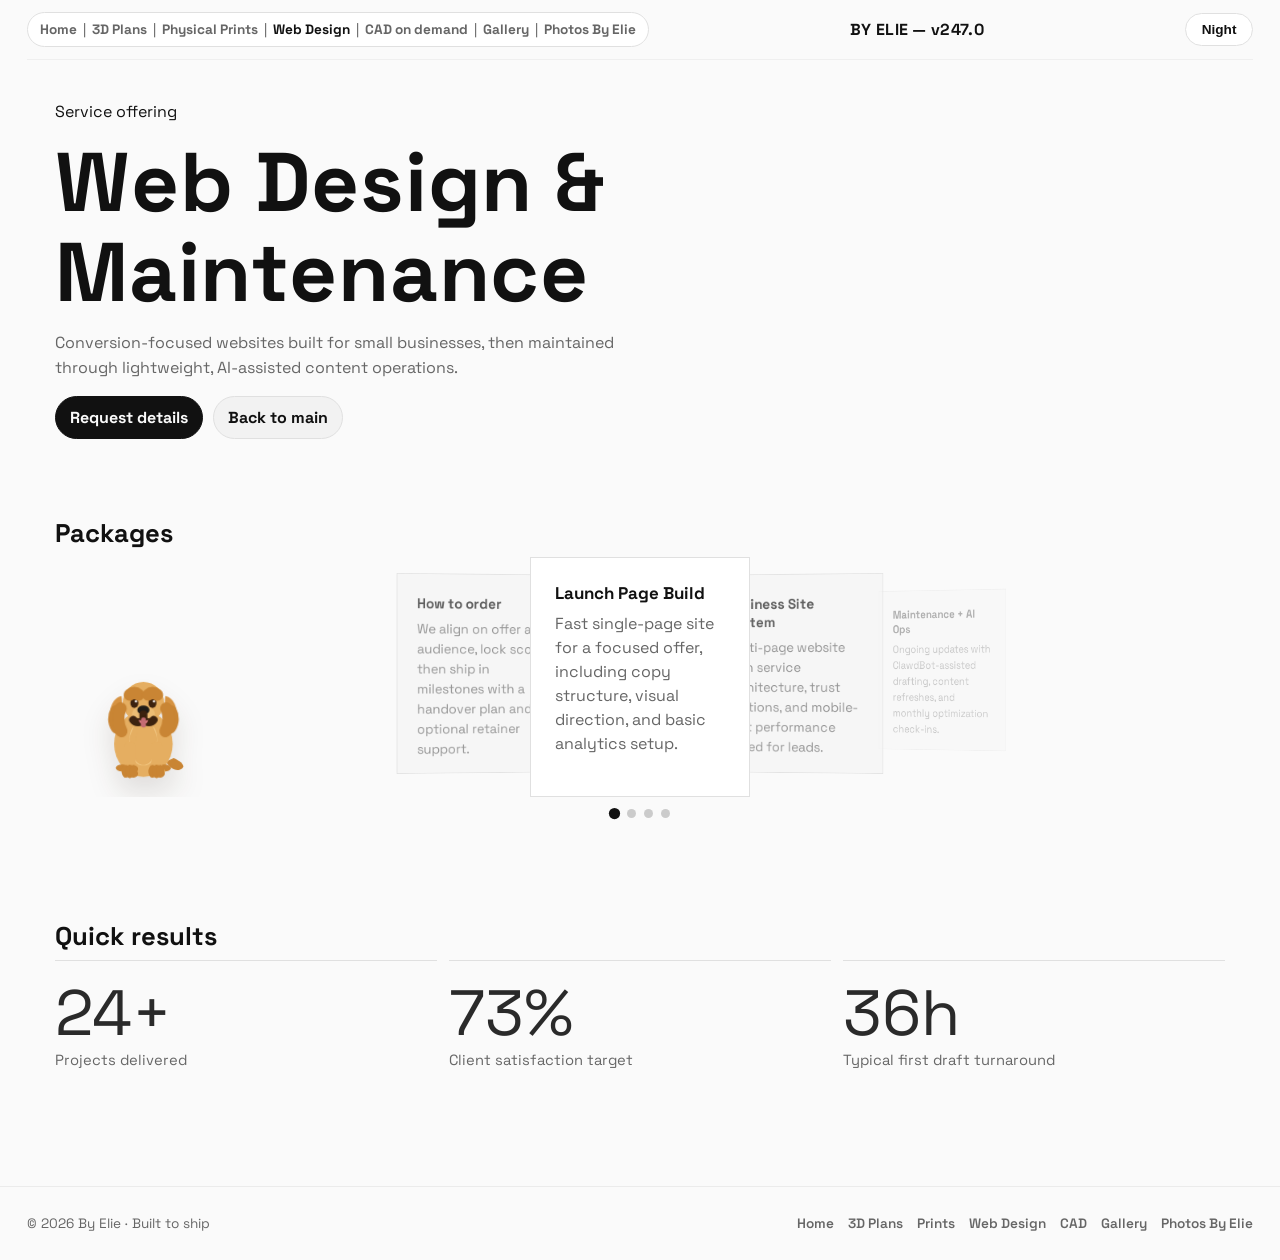
<file: web-design.html>
<!doctype html>
<html lang="en" data-theme="light">
<head>
  <meta charset="utf-8"/>
  <meta name="viewport" content="width=device-width,initial-scale=1"/>
  <title>By Elie | Web Design & Maintenance</title>
  <meta name="description" content="Website design and maintenance by Elie for small businesses that need conversion-focused pages and lightweight content operations."/>
  <meta property="og:title" content="By Elie | Web Design & Maintenance"/>
  <meta property="og:description" content="Website design and maintenance by Elie for small businesses that need conversion-focused pages and lightweight content operations."/>
  <meta property="og:type" content="website"/>
  <meta property="og:url" content="https://ec92009.github.io/byElie/web-design.html"/>
  <meta property="og:image" content="https://ec92009.github.io/byElie/assets/byelie-logo.png"/>
  <meta name="twitter:card" content="summary"/>
  <link rel="canonical" href="https://ec92009.github.io/byElie/web-design.html"/>
  <link rel="icon" type="image/png" sizes="512x512" href="./assets/byelie-logo.png" />
  <script>
    (() => {
      try {
        const saved = localStorage.getItem('byelie-theme');
        if (saved === 'light' || saved === 'dark') document.documentElement.dataset.theme = saved;
      } catch {}
    })();
  </script>
  <link rel="stylesheet" href="./shared.css?v=247.0"/>
  <link rel="preconnect" href="https://fonts.googleapis.com">
  <link rel="preconnect" href="https://fonts.gstatic.com" crossorigin>
  <link href="https://fonts.googleapis.com/css2?family=Space+Grotesk:wght@400;500;600;700;800&display=swap" rel="stylesheet">
</head>
<body>
  <a class="skip-link" href="#main-content">Skip to content</a>
  <header class="topbar shell">
    <nav class="version-switch" aria-label="Site navigation">
      <a href="./">Home</a> <span>|</span>
      <a href="./plans.html">3D Plans</a> <span>|</span>
      <a href="./prints.html">Physical Prints</a> <span>|</span>
      <a class="is-active" href="./web-design.html">Web Design</a> <span>|</span>
      <a href="./cad-design.html">CAD on demand</a> <span>|</span>
      <a href="./gallery.html">Gallery</a> <span>|</span>
      <a href="https://ec92009.github.io/PhotosByElie/">Photos By Elie</a>
    </nav>
    <div class="brand">BY ELIE — v247.0</div>
    <button class="theme-toggle" type="button" data-theme-toggle><span class="mode-light">Night</span><span class="mode-dark">Day</span></button>
  </header>
  <main id="main-content" class="shell">
    <section class="panel hero">
      <p class="eyebrow">Service offering</p>
      <h1>Web Design & Maintenance</h1>
      <p class="lead">Conversion-focused websites built for small businesses, then maintained through lightweight, AI-assisted content operations.</p>
      <div class="cta"><a class="btn primary" href="#inquiry">Request details</a><a class="btn secondary" href="./">Back to main</a></div>
    </section>
    <section class="panel carousel" aria-label="Web services carousel">
      <div class="carousel-head">
        <h2>Packages</h2>
      </div>
      <div class="carousel-wrap" data-offers-wrap tabindex="0">
        <div class="carousel-track" data-offers-track>
          <article class="card carousel-item" data-offer-item><h3>Launch Page Build</h3><p>Fast single-page site for a focused offer, including copy structure, visual direction, and basic analytics setup.</p></article>
          <article class="card carousel-item" data-offer-item><h3>Business Site System</h3><p>Multi-page website with service architecture, trust sections, and mobile-first performance tuned for leads.</p></article>
          <article class="card carousel-item" data-offer-item><h3>Maintenance + AI Ops</h3><p>Ongoing updates with ClawdBot-assisted drafting, content refreshes, and monthly optimization check-ins.</p></article>
          <article class="card carousel-item" data-offer-item id="inquiry"><h3>How to order</h3><p>We align on offer and audience, lock scope, then ship in milestones with a handover plan and optional retainer support.</p></article>
        </div>
        <div class="carousel-companion" data-spaniel data-state="sleeping" data-sleep-pose="false" aria-hidden="true">
          <svg class="spaniel-figure awake-pose" viewBox="0 0 1024 1024" role="presentation" focusable="false" aria-hidden="true">
            <g class="spaniel-part part-tail">
              <path d="M770 760 C860 800 875 845 820 860 C775 872 730 835 705 790 Z" fill="#C98534"/>
            </g>
            <g class="spaniel-part part-body">
              <ellipse cx="512" cy="640" rx="250" ry="280" fill="#E5AE61"/>
              <path d="M420 500 C455 455 570 455 605 500 C650 560 635 720 585 790 C555 835 470 835 440 790 C390 720 375 560 420 500 Z" fill="#F1C57F"/>
              <ellipse cx="330" cy="845" rx="54" ry="30" fill="#C98534"/>
              <ellipse cx="694" cy="845" rx="54" ry="30" fill="#C98534"/>
              <path d="M500 525 L470 600 L505 585 L480 665 L522 648 L510 740" fill="none" stroke="#E5AE61" stroke-width="18" stroke-linecap="round" stroke-linejoin="round"/>
              <path d="M524 525 L554 600 L519 585 L544 665 L502 648 L514 740" fill="none" stroke="#E5AE61" stroke-width="18" stroke-linecap="round" stroke-linejoin="round"/>
            </g>
            <g class="spaniel-part part-head">
              <circle cx="512" cy="285" r="175" fill="#E5AE61"/>
            </g>
            <g class="spaniel-part part-ears">
              <g class="spaniel-ear ear-leading">
                <path d="M325 230 C240 250 210 355 235 470 C250 540 285 585 345 580 C320 540 322 505 322 465 C322 390 338 305 325 230 Z" fill="#D69342"/>
                <path d="M278 360 C255 400 255 455 285 500" stroke="#C98534" stroke-width="12" fill="none" stroke-linecap="round"/>
                <path d="M318 335 C290 390 292 470 325 530" stroke="#C98534" stroke-width="12" fill="none" stroke-linecap="round"/>
              </g>
              <g class="spaniel-ear ear-trailing">
                <path d="M699 230 C784 250 814 355 789 470 C774 540 739 585 679 580 C704 540 702 505 702 465 C702 390 686 305 699 230 Z" fill="#D69342"/>
                <path d="M746 360 C769 400 769 455 739 500" stroke="#C98534" stroke-width="12" fill="none" stroke-linecap="round"/>
                <path d="M706 335 C734 390 732 470 699 530" stroke="#C98534" stroke-width="12" fill="none" stroke-linecap="round"/>
              </g>
            </g>
            <g class="spaniel-part part-face">
              <ellipse cx="435" cy="290" rx="34" ry="42" fill="#3C220F"/>
              <ellipse cx="589" cy="290" rx="34" ry="42" fill="#3C220F"/>
              <circle cx="448" cy="276" r="10" fill="#ffffff"/>
              <circle cx="602" cy="276" r="10" fill="#ffffff"/>
              <path d="M395 220 Q435 190 470 220" stroke="#C98534" stroke-width="12" fill="none" stroke-linecap="round"/>
              <path d="M554 220 Q589 190 629 220" stroke="#C98534" stroke-width="12" fill="none" stroke-linecap="round"/>
              <ellipse cx="512" cy="385" rx="98" ry="72" fill="#EDBD74"/>
              <ellipse cx="512" cy="350" rx="52" ry="38" fill="#1F1B17"/>
              <path d="M512 388 L512 435" stroke="#3C220F" stroke-width="8" stroke-linecap="round"/>
              <path d="M512 435 C485 462 445 462 425 435" stroke="#3C220F" stroke-width="8" fill="none" stroke-linecap="round"/>
              <path d="M512 435 C539 462 579 462 599 435" stroke="#3C220F" stroke-width="8" fill="none" stroke-linecap="round"/>
              <path d="M472 430 C475 485 550 485 552 430 C535 448 490 448 472 430 Z" fill="#E9838B"/>
              <path d="M512 435 C510 450 510 465 512 478" stroke="#C46B73" stroke-width="5" fill="none" stroke-linecap="round"/>
            </g>
            <g class="spaniel-part part-front">
              <rect x="352" y="620" width="92" height="250" rx="42" fill="#E5AE61"/>
              <rect x="580" y="620" width="92" height="250" rx="42" fill="#E5AE61"/>
              <ellipse cx="398" cy="870" rx="72" ry="40" fill="#E5AE61"/>
              <ellipse cx="626" cy="870" rx="72" ry="40" fill="#E5AE61"/>
              <path d="M365 855 Q355 875 365 892" stroke="#C98534" stroke-width="8" fill="none" stroke-linecap="round"/>
              <path d="M398 852 Q388 875 398 895" stroke="#C98534" stroke-width="8" fill="none" stroke-linecap="round"/>
              <path d="M431 855 Q421 875 431 892" stroke="#C98534" stroke-width="8" fill="none" stroke-linecap="round"/>
              <path d="M593 855 Q583 875 593 892" stroke="#C98534" stroke-width="8" fill="none" stroke-linecap="round"/>
              <path d="M626 852 Q616 875 626 895" stroke="#C98534" stroke-width="8" fill="none" stroke-linecap="round"/>
              <path d="M659 855 Q649 875 659 892" stroke="#C98534" stroke-width="8" fill="none" stroke-linecap="round"/>
            </g>
          </svg>
          <svg class="spaniel-figure sleeping-pose" viewBox="0 0 512 260" role="presentation" focusable="false" aria-hidden="true">
            <g class="spaniel-part part-body">
              <path fill="#E5AE61" d="M115 150 C95 95, 125 55, 205 48 C255 44, 290 60, 328 58 C390 54, 450 75, 462 128 C473 175, 452 208, 404 210 L170 210 C130 210, 105 188, 108 165 C110 158, 112 154, 115 150 Z"/>
            </g>
            <g class="spaniel-part part-tail">
              <path fill="#D69342" d="M104 152 C58 162, 42 195, 58 220 C71 239, 111 244, 136 230 C149 222, 153 206, 144 192 C134 177, 122 165, 104 152 Z"/>
              <path fill="#D69342" d="M70 188 C52 182, 40 184, 31 194 C42 194, 49 198, 57 206 C61 200, 65 194, 70 188 Z"/>
            </g>
            <g class="spaniel-part part-head">
              <circle cx="377" cy="123" r="66" fill="#E5AE61"/>
            </g>
            <g class="spaniel-part part-ears">
              <path fill="#D69342" d="M438 102 C465 104, 485 123, 490 148 C495 170, 491 196, 477 201 C468 205, 457 202, 448 195 C453 179, 455 161, 452 141 C449 126, 444 114, 438 102 Z"/>
              <path fill="#D69342" d="M309 87 C283 92, 266 112, 263 139 C260 164, 268 196, 284 208 C293 215, 306 214, 320 208 C311 190, 308 170, 309 150 C310 126, 314 106, 309 87 Z"/>
            </g>
            <g class="spaniel-part part-face">
              <ellipse cx="374" cy="155" rx="48" ry="30" fill="#EDBD74"/>
              <circle cx="352" cy="118" r="12" fill="#3C220F"/>
              <circle cx="405" cy="118" r="12" fill="#3C220F"/>
              <circle cx="347" cy="112" r="4" fill="#FFFFFF"/>
              <circle cx="400" cy="112" r="4" fill="#FFFFFF"/>
              <ellipse cx="377" cy="145" rx="18" ry="13" fill="#1F1B17"/>
              <path d="M377 156 L377 168" stroke="#3C220F" stroke-width="5"/>
              <path d="M377 168 C365 181, 348 181, 339 169" stroke="#3C220F" stroke-width="5" fill="none"/>
              <path d="M377 168 C389 181, 406 181, 415 169" stroke="#3C220F" stroke-width="5" fill="none"/>
              <path fill="#E9838B" d="M365 170 C364 188, 390 190, 390 171 C384 176, 371 176, 365 170 Z"/>
            </g>
            <g class="spaniel-part part-front">
              <ellipse cx="320" cy="194" rx="34" ry="20" fill="#EDBD74"/>
              <ellipse cx="423" cy="194" rx="34" ry="20" fill="#EDBD74"/>
            </g>
          </svg>
          <span class="spaniel-z">z</span>
        </div>

      </div>
      <div class="carousel-dots" data-offers-dots aria-label="Web services pagination"></div>
    </section>

    <section class="panel metrics" id="results">
      <h2>Quick results</h2>
      <div class="metrics-grid">
        <article class="metric"><span class="metric-value" data-count="32" data-suffix="+">0</span><span class="metric-label">Projects delivered</span></article>
        <article class="metric"><span class="metric-value" data-count="96" data-suffix="%">0</span><span class="metric-label">Client satisfaction target</span></article>
        <article class="metric"><span class="metric-value" data-count="48" data-suffix="h">0</span><span class="metric-label">Typical first draft turnaround</span></article>
      </div>
    </section>
  </main>
  <footer class="site-footer">
    <div class="shell">
      <p class="footer-note">© 2026 By Elie &middot; Built to ship</p>
      <nav class="footer-nav" aria-label="Footer navigation">
        <a href="./">Home</a>
        <a href="./plans.html">3D Plans</a>
        <a href="./prints.html">Prints</a>
        <a href="./web-design.html">Web Design</a>
        <a href="./cad-design.html">CAD</a>
        <a href="./gallery.html">Gallery</a>
        <a href="https://ec92009.github.io/PhotosByElie/">Photos By Elie</a>
      </nav>
    </div>
  </footer>
  <script>
    const root=document.documentElement;
    const key='byelie-theme';
    const btn=document.querySelector('[data-theme-toggle]');
    btn?.addEventListener('click',()=>{
      root.dataset.theme=root.dataset.theme==='light'?'dark':'light';
      localStorage.setItem(key,root.dataset.theme);
    });

    const offersWrap=document.querySelector('[data-offers-wrap]');
    const offersTrack=document.querySelector('[data-offers-track]');
    const offerItems=Array.from(document.querySelectorAll('[data-offer-item]'));
    const offersDots=document.querySelector('[data-offers-dots]');
    const spaniel=document.querySelector('[data-spaniel]');
    const spanielSleepText=spaniel?.querySelector('.spaniel-z');

    if(offersWrap && offersTrack && offerItems.length){
      offersWrap.classList.add('is-enhanced');
      let activeIndex=0;
      const total=offerItems.length;
      let currentProfile=null;
      const wrapIndex=(n)=>((n%total)+total)%total;
      const relOffset=(index)=>{
        let d=index-activeIndex;
        if(d>total/2) d-=total;
        if(d<-total/2) d+=total;
        return d;
      };

      const updateDots=()=> {
        offersDots?.querySelectorAll('.carousel-dot').forEach((dot,i)=>{
          const on=i===activeIndex;
          dot.classList.toggle('is-active',on);
          dot.setAttribute('aria-current',on?'true':'false');
        });
      };

      const profile=()=>{
        const wrapWidth=Math.max(offersWrap.clientWidth,280);
        const viewportHeight=window.innerHeight||900;
        const compact=wrapWidth<560;
        const medium=wrapWidth<900;
        const cardWidth=compact
          ? Math.max(210,Math.min(wrapWidth-20,wrapWidth*.56))
          : medium
            ? Math.min(Math.max(wrapWidth*.32,250),wrapWidth-56)
            : Math.min(Math.max(wrapWidth*.17,220),340);
        const cardHeight=Math.round(
          Math.min(
            Math.max(cardWidth*(compact?0.82:0.72),240),
            viewportHeight*(compact?0.42:0.5),
            medium?360:430
          )
        );
        offersWrap.style.setProperty('--carousel-card-width',`${Math.round(cardWidth)}px`);
        offersWrap.style.setProperty('--carousel-card-height',`${cardHeight}px`);
        offersWrap.style.setProperty('--carousel-height',`${cardHeight}px`);
        offersWrap.style.setProperty('--carousel-perspective',`${Math.max(1200,Math.round(wrapWidth*2.6))}px`);
        offersWrap.style.setProperty('--companion-left',compact?'-190px':'14px');
        return {
          wrapWidth,
          companionLeft:compact?-190:14,
          cardWidth,
          cardHeight,
          spanielWidth:Math.round(Math.min(Math.max(cardHeight*.62,84),188)),
          tx:Math.round(Math.min(wrapWidth*(compact?0.34:medium?0.33:0.29),cardWidth*(compact?0.42:medium?0.56:0.72))),
          tz:Math.round(Math.min(Math.max(cardWidth*(compact?0.2:medium?0.25:0.33),72),220)),
          ry:compact?12:medium?16:18,
          scStep:compact?0.1:medium?0.12:0.15,
          minScale:compact?0.76:medium?0.68:0.62,
          minOpacity:compact?0.26:0.2,
          maxDepth:compact?1:2
        };
      };

      const render=()=>{
        const p=profile();
        currentProfile=p;
        offersTrack.style.transform='none';
        offerItems.forEach((item,index)=>{
          const off=relOffset(index);
          const abs=Math.abs(off);
          const tx=off*p.tx;
          const tz=-abs*p.tz;
          const ry=off*-p.ry;
          const sc=Math.max(p.minScale,1-abs*p.scStep);
          item.style.transform=`translateX(-50%) translateX(${tx}px) translateZ(${tz}px) rotateY(${ry}deg) scale(${sc})`;
          item.style.opacity=abs>p.maxDepth?'0':String(Math.max(p.minOpacity,1-abs*.34));
          item.style.zIndex=String(40-abs*10);
          item.classList.toggle('is-active',off===0);
          if(item.matches('a[href]')) item.tabIndex=off===0?0:-1;
        });
        updateDots();
      };

      const motionQuery=window.matchMedia('(prefers-reduced-motion: reduce)');
      const sleepMorphDelay=1200;
      let companionStopped=false;
      let companionAnimating=false;
      let companionTimer=null;
      const companionTimeouts=new Set();
      const queueCompanion=(fn,delay)=>{
        const id=window.setTimeout(()=>{
          companionTimeouts.delete(id);
          fn();
        },delay);
        companionTimeouts.add(id);
        return id;
      };
      const clearCompanionTimeouts=()=>{
        companionTimeouts.forEach((id)=>window.clearTimeout(id));
        companionTimeouts.clear();
      };
      const setSpanielState=(state)=>{
        if(!spaniel) return;
        spaniel.dataset.state=state;
      };
      const setSpanielSleepUi=({showText=false,canWake=false,text='Zzzz'}={})=>{
        if(!spaniel) return;
        spaniel.dataset.showSleepText=showText?'true':'false';
        spaniel.dataset.canWake=canWake?'true':'false';
        if(spanielSleepText) spanielSleepText.textContent=text;
      };
      const setSpanielSleepPose=(active)=>{
        if(!spaniel) return;
        spaniel.dataset.sleepPose=active?'true':'false';
      };
      const setSpanielX=(value)=>{
        if(!spaniel) return;
        spaniel.style.setProperty('--companion-x',`${Math.round(value)}px`);
      };
      const restSpaniel=({showText=false,canWake=false,useSleepPose=false}={})=>{
        clearCompanionTimeouts();
        companionAnimating=false;
        setSpanielX(0);
        if(spaniel) spaniel.dataset.compactCycle='false';
        setSpanielState('sleeping');
        setSpanielSleepPose(useSleepPose);
        setSpanielSleepUi({showText,canWake});
      };
      const stopSpaniel=()=>{
        if(companionStopped) return;
        companionStopped=true;
        if(companionTimer!==null){
          window.clearInterval(companionTimer);
          companionTimer=null;
        }
        restSpaniel({showText:true,canWake:true,useSleepPose:true});
      };
      const wakeSpaniel=()=>{
        if(!spaniel || !companionStopped) return;
        companionStopped=false;
        setSpanielState('sleeping');
        setSpanielSleepPose(false);
        setSpanielSleepUi({showText:false,canWake:false});
        if(companionTimer===null && !motionQuery.matches){
          companionTimer=window.setInterval(runSpanielCycle,5000);
        }
        queueCompanion(runSpanielCycle,sleepMorphDelay);
      };

      const setActive=(i)=>{
        activeIndex=wrapIndex(i);
        render();
      };

      /* Build dots */
      if(offersDots){
        offersDots.innerHTML='';
        offerItems.forEach((item,index)=>{
          const dot=document.createElement('button');
          dot.type='button';
          dot.className='carousel-dot';
          const label=item.querySelector('h3')?.textContent||`offer ${index+1}`;
          dot.setAttribute('aria-label',`Show ${label}`);
          dot.addEventListener('click',()=>setActive(index));
          offersDots.append(dot);
        });
      }

      /* Keyboard navigation */
      offersWrap.addEventListener('keydown',(e)=>{
        if(e.key==='ArrowLeft'){e.preventDefault();setActive(activeIndex-1);}
        if(e.key==='ArrowRight'){e.preventDefault();setActive(activeIndex+1);}
      });

      let wheelDeltaX=0;
      let wheelResetTimer=null;
      const carouselInView=()=>{
        const r=offersWrap.getBoundingClientRect();
        const vh=window.innerHeight||document.documentElement.clientHeight;
        return r.top < vh*0.8 && r.bottom > vh*0.2;
      };
      const spanielPushX=()=>{
        const p=currentProfile || profile();
        const compact=p.wrapWidth<560;
        const baseLeft=p.companionLeft;
        const centerCardLeft=(p.wrapWidth-p.cardWidth)/2;
        const grabEdge=compact?centerCardLeft+p.cardWidth:centerCardLeft;
        const targetLeft=grabEdge-(p.spanielWidth/2);
        const maxLeft=p.wrapWidth-p.spanielWidth-baseLeft-8;
        return Math.round(Math.min(maxLeft,Math.max(0,targetLeft-baseLeft)));
      };
      const runSpanielCycle=()=>{
        if(!spaniel || companionStopped || companionAnimating || motionQuery.matches || document.hidden || !carouselInView()) return;
        const p=currentProfile || profile();
        companionAnimating=true;
        spaniel.dataset.compactCycle=p.wrapWidth<560?'true':'false';
        setSpanielSleepPose(false);
        setSpanielSleepUi({showText:false,canWake:false});
        setSpanielState('pulling');
        setSpanielX(spanielPushX());
        const compactCycle=p.wrapWidth<560;
        const tugDelay=compactCycle?2560:1020;
        queueCompanion(()=>{
          if(companionStopped) return;
          setSpanielState('dragging');
          setActive(activeIndex+1);
          setSpanielX(0);
        },tugDelay);
        queueCompanion(()=>{
          companionAnimating=false;
          restSpaniel();
        },tugDelay+(compactCycle?1400:700));
      };
      spaniel?.addEventListener('pointerdown',(e)=>{
        if(!companionStopped) return;
        e.preventDefault();
        e.stopPropagation();
        wakeSpaniel();
      });
      spaniel?.addEventListener('touchstart',(e)=>{
        if(!companionStopped) return;
        e.preventDefault();
        e.stopPropagation();
        wakeSpaniel();
      },{passive:false});
      offersWrap.addEventListener('wheel',(e)=>{
        if(!carouselInView()) return;
        const mostlyHorizontal = Math.abs(e.deltaX) > Math.abs(e.deltaY) * 1.35;
        const horizontalIntent = mostlyHorizontal || (e.shiftKey && Math.abs(e.deltaY)>0);
        if(!horizontalIntent) return;
        e.preventDefault();
        wheelDeltaX += mostlyHorizontal ? e.deltaX : e.deltaY;
        if(Math.abs(wheelDeltaX) > 34){
          setActive(activeIndex + (wheelDeltaX > 0 ? 1 : -1));
          wheelDeltaX = 0;
        }
        clearTimeout(wheelResetTimer);
        wheelResetTimer=setTimeout(()=>{wheelDeltaX=0;},120);
      },{passive:false});

      let touchStartX=null;
      let touchStartY=null;
      let touchHandled=false;
      offersWrap.addEventListener('touchstart',(e)=>{
        touchStartX=e.touches[0]?.clientX??null;
        touchStartY=e.touches[0]?.clientY??null;
        touchHandled=false;
      },{passive:true});
      offersWrap.addEventListener('touchstart',(e)=>{
        if(!e.target.closest('[data-spaniel]')) stopSpaniel();
      },{passive:true});
      offersWrap.addEventListener('touchend',(e)=>{
        if(touchStartX===null || touchStartY===null || touchHandled) return;
        const endX=e.changedTouches[0]?.clientX??touchStartX;
        const endY=e.changedTouches[0]?.clientY??touchStartY;
        const dx=endX-touchStartX;
        const dy=endY-touchStartY;
        const horizontalSwipe=Math.abs(dx)>54 && Math.abs(dx)>Math.abs(dy)*1.35;
        if(horizontalSwipe){
          touchHandled=true;
          setActive(activeIndex+(dx<0?1:-1));
        }
        touchStartX=null;
        touchStartY=null;
      },{passive:true});

      /* Mouse / pointer drag (desktop) */
      let pointerStartX=null;
      let pointerDragging=false;
      let dragMoved=false;
      offersWrap.addEventListener('pointerdown',(e)=>{
        if(e.pointerType!=='mouse') return;
        if(e.button!==0) return;
        if(!e.target.closest('[data-spaniel]')) stopSpaniel();
        pointerStartX=e.clientX;
        pointerDragging=true;
        dragMoved=false;
        offersWrap.classList.add('is-dragging');
      });
      offersWrap.addEventListener('pointermove',(e)=>{
        if(e.pointerType!=='mouse') return;
        if(!pointerDragging || pointerStartX===null) return;
        const dx=e.clientX-pointerStartX;
        if(Math.abs(dx)>8) dragMoved=true;
      });
      offersWrap.addEventListener('pointerup',(e)=>{
        if(e.pointerType!=='mouse') return;
        if(!pointerDragging || pointerStartX===null) return;
        const dx=e.clientX-pointerStartX;
        if(Math.abs(dx)>28) setActive(activeIndex+(dx<0?1:-1));
        pointerStartX=null;
        pointerDragging=false;
        offersWrap.classList.remove('is-dragging');
      });
      offersWrap.addEventListener('pointerleave',()=>{
        pointerStartX=null;
        pointerDragging=false;
        offersWrap.classList.remove('is-dragging');
      });
      offersWrap.addEventListener('pointercancel',()=>{
        pointerStartX=null;
        pointerDragging=false;
        offersWrap.classList.remove('is-dragging');
      });

      offerItems.forEach((item, index)=>{
        item.addEventListener('click',(e)=>{
          if(dragMoved){e.preventDefault();return;}
          const off=relOffset(index);
          if(off !== 0) {
            e.preventDefault();
            setActive(index);
            return;
          }
          const interactive=e.target.closest('a,button,input,textarea,select,label');
          if(interactive) return;
          const href=item.dataset.href || item.querySelector('a[href]')?.getAttribute('href');
          if(href) window.location.href=href;
        });
      });

      window.addEventListener('resize',render);
      if('ResizeObserver' in window){
        const resizeObserver=new ResizeObserver(render);
        resizeObserver.observe(offersWrap);
      }
      render();
      restSpaniel();
      if(spaniel && !motionQuery.matches){
        companionTimer=window.setInterval(runSpanielCycle,5000);
      }
    }

    const metricEls=[...document.querySelectorAll('.metric-value')];
    if(metricEls.length){
      const runCounter=(el)=>{
        const target=parseInt(el.dataset.count||'0',10);
        const suffix=el.dataset.suffix||'';
        const duration=900;
        const start=performance.now();
        const tick=(now)=>{
          const p=Math.min(1,(now-start)/duration);
          const eased=1-Math.pow(1-p,3);
          el.textContent=`${Math.round(target*eased)}${suffix}`;
          if(p<1) requestAnimationFrame(tick);
        };
        requestAnimationFrame(tick);
      };
      const io=new IntersectionObserver((entries)=>{
        entries.forEach((entry)=>{
          if(!entry.isIntersecting) return;
          runCounter(entry.target);
          io.unobserve(entry.target);
        });
      },{threshold:.45});
      metricEls.forEach((el)=>io.observe(el));
    }

  </script>
</body></html>
</file>
<file: shared.css>
:root {
  --bg:#0e0e0e;
  --surface:#1c1c1c;
  --surface-2:#252525;
  --text:#f0f0f0;
  --muted:#a8a8a8;
  --line:#303030;
  --brand:#f0f0f0;
  --brand-2:#909090;
  --accent:#252525;
  --btn-primary-fg:#0e0e0e;
  --radius:0;
  --page-gutter:clamp(12px,2.1vw,28px);
  --panel-inline:clamp(16px,2.2vw,28px);
  --panel-block:clamp(24px,5dvh,60px);
  --hero-min-height:clamp(420px,calc(100dvh - 118px),760px);
}
html[data-theme="light"]{
  --bg:#fafafa;
  --surface:#ffffff;
  --surface-2:#f2f2f2;
  --text:#111111;
  --muted:#666666;
  --line:#e0e0e0;
  --brand:#111111;
  --brand-2:#666666;
  --accent:#e0e0e0;
  --btn-primary-fg:#ffffff;
}
*{box-sizing:border-box}
html,body{max-width:100%;overflow-x:clip}
body{
  margin:0;
  font-family:"Space Grotesk",Inter,ui-sans-serif,system-ui,-apple-system,sans-serif;
  color:var(--text);
  background:var(--bg);
}
.panel{
  padding:var(--panel-block) var(--panel-inline);
}
.panel > *{position:relative;z-index:1}
.skip-link{position:absolute;left:12px;top:-42px;z-index:99;background:var(--text);color:var(--bg);padding:8px 12px;border-radius:999px;text-decoration:none;font-weight:700}
.skip-link:focus{top:10px}
.shell{width:min(1480px,calc(100dvw - (var(--page-gutter) * 2)));margin:auto}
.topbar{
  position:sticky;top:0;z-index:20;
  display:flex;gap:10px;align-items:center;justify-content:space-between;
  padding:12px 0;
  backdrop-filter:blur(10px);
  background:color-mix(in srgb,var(--bg) 76%,transparent);
  border-bottom:1px solid color-mix(in srgb,var(--line) 45%,transparent);
}
.brand{display:flex;align-items:center;gap:10px;font-weight:800;letter-spacing:.02em}
.site-logo{width:42px;height:42px;border-radius:12px;border:1px solid rgba(255,255,255,.22);object-fit:cover}
.version-switch,.theme-toggle{border:1px solid var(--line);border-radius:999px;background:var(--surface);padding:8px 12px;font-size:.85rem;color:var(--text)}
.version-switch{display:inline-flex;gap:6px;align-items:center}
.version-switch a{text-decoration:none;color:var(--muted);font-weight:700}
.version-switch a.is-active{color:var(--brand)}
.version-switch span{color:var(--muted)}

html[data-theme="light"] .mode-dark { display: none; }
html[data-theme="dark"] .mode-light { display: none; }
.theme-toggle { font-weight: 700; width: 68px; text-align: center; }

main{padding:clamp(4px,1dvh,10px) 0 clamp(30px,5dvh,42px);display:grid;gap:clamp(8px,1.4dvh,14px)}
h1{margin:0;line-height:1.08;font-size:clamp(2rem,4vw,3.2rem);max-width:18ch}
h2{margin:0 0 8px;font-size:clamp(1.25rem,2vw,1.8rem)}
.lead{margin:12px 0 0;color:var(--muted);max-width:68ch;line-height:1.58}
.cta{display:flex;gap:10px;flex-wrap:wrap;margin-top:16px}
.btn{display:inline-flex;text-decoration:none;padding:10px 14px;border-radius:999px;border:1px solid var(--line);font-weight:700;transition:transform .14s ease,box-shadow .14s ease,background-color .14s ease}
.btn.primary{
  background-color:var(--text);
  color:var(--bg);
  border-color:var(--text);
}
.btn.secondary{background:var(--surface-2);color:var(--text)}
.btn:hover{transform:translateY(-1px);box-shadow:0 10px 22px rgba(0,0,0,.15)}
.grid{display:grid;gap:12px;grid-template-columns:repeat(2,1fr)}
.carousel-wrap{
  position:relative;
  overflow-x:auto;
  overflow-y:hidden;
  touch-action:pan-y;
  -webkit-overflow-scrolling:touch;
  cursor:grab;
}
.carousel-wrap.is-dragging{cursor:grabbing;}
.carousel-track{
  display:flex;
  gap:12px;
  width:max-content;
  min-width:100%;
  padding:0 2px;
}
.carousel-item{
  position:relative;
  width:var(--carousel-card-width,min(440px,calc(100% - 20px)));
  max-width:var(--carousel-card-width,min(440px,calc(100% - 20px)));
  min-height:var(--carousel-card-height,220px);
  transition:transform .42s cubic-bezier(.22,.65,.2,1),opacity .24s ease,filter .24s ease;
  pointer-events:auto;
  flex:0 0 var(--carousel-card-width,min(440px,calc(100% - 20px)));
  transform-origin:50% 40%;
  text-decoration:none;
  color:inherit;
  cursor:pointer;
}
.carousel-wrap.is-enhanced{
  height:var(--carousel-height,clamp(240px,52vw,340px));
  perspective:var(--carousel-perspective,1700px);
  transform-style:preserve-3d;
  overflow:hidden;
  isolation:isolate;
}
.carousel-wrap.is-enhanced .carousel-track{
  position:relative;
  height:100%;
  width:100%;
  transform-style:preserve-3d;
  display:block;
  min-width:0;
  padding:0;
}
.carousel-wrap.is-enhanced .carousel-item{
  position:absolute;
  top:0;
  left:50%;
  height:100%;
  min-height:0;
  pointer-events:none;
  flex:none;
}
.carousel-wrap.is-enhanced .carousel-item.is-active{pointer-events:auto}
.carousel-wrap.is-enhanced .carousel-companion{
  position:absolute;
  left:var(--companion-left,14px);
  bottom:8px;
  width:clamp(84px,calc(var(--carousel-card-height,220px) * .62),188px);
  height:clamp(68px,calc(var(--carousel-card-height,220px) * .5),150px);
  transform:translate3d(var(--companion-x,0px),0,0);
  transition:transform .42s cubic-bezier(.22,.65,.2,1),opacity .24s ease;
  transform-origin:18% 88%;
  z-index:55;
  pointer-events:none;
  overflow:visible;
}
.carousel-wrap.is-enhanced .carousel-companion[data-state="pulling"]{
  transition-duration:.63s,.24s;
}
.carousel-wrap.is-enhanced .carousel-companion[data-compact-cycle="true"][data-state="pulling"]{
  transition-duration:1.26s,.24s;
}
.carousel-wrap.is-enhanced .carousel-companion[data-state="dragging"]{
  transition-duration:.62s,.24s;
}
.carousel-wrap.is-enhanced .carousel-companion[data-compact-cycle="true"][data-state="dragging"]{
  transition-duration:1.24s,.24s;
}
.carousel-wrap.is-enhanced .carousel-companion[data-can-wake="true"]{
  pointer-events:auto;
  cursor:pointer;
}
.carousel-companion .spaniel-figure{
  position:absolute;
  inset:0;
  display:block;
  width:100%;
  height:100%;
  overflow:visible;
  object-fit:contain;
  object-position:left bottom;
  filter:drop-shadow(0 16px 14px rgba(40,24,10,.12));
  transition:opacity 1.02s ease,transform 1.2s cubic-bezier(.22,.65,.2,1);
}
.carousel-companion .spaniel-figure *{
  vector-effect:non-scaling-stroke;
}
.carousel-companion .spaniel-figure.sleeping-pose{transform:translate(-8px,10px) scale(.86)}
.carousel-companion .spaniel-figure.awake-pose{transform:translate(0,0) scale(1)}
.carousel-companion[data-sleep-pose="true"] .spaniel-figure.awake-pose{transform:translate(14px,10px) scale(.9)}
.carousel-companion[data-sleep-pose="true"] .spaniel-figure.sleeping-pose{transform:translate(0,0) scale(1)}
.carousel-companion[data-sleep-pose="true"]{
  width:clamp(96px,calc(var(--carousel-card-height,220px) * .72),210px);
}
.carousel-companion .spaniel-part{
  opacity:1;
  transform:translate3d(0,0,0) scale(1) rotate(0deg);
  transform-box:fill-box;
  transform-origin:center;
  transition:opacity .72s ease var(--part-delay,0s),transform 1.2s cubic-bezier(.22,.65,.2,1) var(--part-delay,0s);
}
.carousel-companion .part-tail{--part-delay:0s;transform-origin:20% 78%}
.carousel-companion .part-body{--part-delay:.08s;transform-origin:48% 62%}
.carousel-companion .part-head{--part-delay:.16s;transform-origin:52% 45%}
.carousel-companion .part-ears{--part-delay:.24s;transform-origin:48% 42%}
.carousel-companion .part-face{--part-delay:.32s;transform-origin:54% 42%}
.carousel-companion .part-front{--part-delay:.4s;transform-origin:52% 78%}
.carousel-companion .sleeping-pose .spaniel-part{
  opacity:0;
}
.carousel-companion .sleeping-pose .part-tail{transform:translate(-30px,24px) rotate(-24deg) scale(.82)}
.carousel-companion .sleeping-pose .part-body{transform:translate(-16px,18px) scale(.88)}
.carousel-companion .sleeping-pose .part-head{transform:translate(22px,20px) scale(.84)}
.carousel-companion .sleeping-pose .part-ears{transform:translate(18px,14px) rotate(8deg) scale(.88)}
.carousel-companion .sleeping-pose .part-face{transform:translate(24px,12px) scale(.78)}
.carousel-companion .sleeping-pose .part-front{transform:translate(-6px,26px) scale(.82)}
.carousel-companion[data-sleep-pose="true"] .sleeping-pose .spaniel-part{
  opacity:1;
  transform:translate3d(0,0,0) scale(1) rotate(0deg);
}
.carousel-companion[data-sleep-pose="true"] .awake-pose .spaniel-part{
  opacity:0;
}
.carousel-companion[data-sleep-pose="true"] .awake-pose .part-tail{transform:translate(30px,24px) rotate(18deg) scale(.78)}
.carousel-companion[data-sleep-pose="true"] .awake-pose .part-body{transform:translate(-20px,18px) scale(.82)}
.carousel-companion[data-sleep-pose="true"] .awake-pose .part-head{transform:translate(18px,30px) scale(.82)}
.carousel-companion[data-sleep-pose="true"] .awake-pose .part-ears{transform:translate(24px,18px) rotate(12deg) scale(.84)}
.carousel-companion[data-sleep-pose="true"] .awake-pose .part-face{transform:translate(18px,20px) scale(.76)}
.carousel-companion[data-sleep-pose="true"] .awake-pose .part-front{transform:translate(-18px,34px) scale(.72)}
.carousel-companion .spaniel-ear{
  transform-box:fill-box;
  transform-origin:18% 10%;
}
.carousel-companion .spaniel-ear.ear-trailing{
  transform-origin:14% 10%;
}
.carousel-companion[data-state="dragging"] .spaniel-ear.ear-trailing{
  animation:spaniel-ear-flick .62s ease-in-out both;
}
.carousel-companion .spaniel-z{
  position:absolute;
  right:4%;
  top:2%;
  font-size:clamp(.86rem,1.8vw,1.12rem);
  font-weight:800;
  letter-spacing:.08em;
  color:color-mix(in srgb,var(--brand) 72%,white 28%);
  opacity:0;
  transition:opacity .24s ease,transform .24s ease;
}
.carousel-companion[data-state="sleeping"][data-show-sleep-text="true"] .spaniel-z{
  opacity:1;
  transform:translateY(0);
}
.carousel-companion[data-state="pulling"] .spaniel-z,
.carousel-companion[data-state="dragging"] .spaniel-z,
.carousel-companion[data-state="returning"] .spaniel-z{
  opacity:0;
  transform:translateY(4px);
}
@keyframes spaniel-ear-flick{
  0%{transform:rotate(0deg)}
  50%{transform:rotate(-78deg) translateY(-6px)}
  100%{transform:rotate(0deg)}
}
.carousel-item .btn{margin-top:12px}
.carousel-item.is-active{pointer-events:auto}
.carousel-item:not(.is-active){filter:saturate(.88) brightness(.96)}
.carousel-item:focus-visible{outline:2px solid color-mix(in srgb,var(--brand) 70%,white 30%);outline-offset:2px}
.card-link-label{
  margin:12px 0 0;
  font-weight:800;
  letter-spacing:.01em;
  color:color-mix(in srgb,var(--brand) 82%,var(--text) 18%);
}
.carousel-item,.carousel-item *{-webkit-user-select:none;user-select:none}
.no-select,.no-select *{-webkit-user-select:none!important;user-select:none!important}
.carousel-dots{display:flex;gap:8px;justify-content:center;margin-top:12px}
.carousel-dot{
  width:9px;
  height:9px;
  padding:0;
  border-radius:999px;
  border:0;
  background:color-mix(in srgb,var(--muted) 45%,transparent);
  opacity:.7;
  transition:transform .16s ease,opacity .16s ease,background-color .16s ease;
  cursor:pointer;
}
.carousel-dot.is-active{opacity:1;transform:scale(1.25);background:var(--brand)}
.card{
  padding:24px;
  background:var(--surface);
  border:1px solid var(--line);
}
.card h3{margin:0 0 8px;font-size:1.06rem}
.card p{margin:0;color:var(--muted);line-height:1.5}
.card .btn{margin-top:10px}
.service-logo{
  width:44px;height:44px;border-radius:0;
  display:inline-flex;align-items:center;justify-content:center;
  margin-bottom:10px;font-size:1.2rem;font-weight:700;
  background:var(--surface-2);
  border:1px solid var(--line);
  color:var(--brand);
  letter-spacing:.04em;
}
.about-grid{display:grid;grid-template-columns:240px 1fr;gap:16px;align-items:start}
.about-photo{width:100%;border-radius:0;border:1px solid var(--line);display:block;background:var(--surface-2)}
.about-text p{margin:0 0 10px;color:var(--muted);line-height:1.55}
.hero{position:relative;overflow:hidden;display:flex;flex-direction:column;justify-content:flex-start}
.hero:not(.hero-home){
  min-height:0;
  padding-top:clamp(10px,1.8dvh,18px);
  padding-bottom:clamp(14px,2.2dvh,24px);
}
.footer-note{font-size:.85rem;color:var(--muted);margin:0}
.analytics-note{max-width:62ch}
.site-footer{
  border-top:1px solid color-mix(in srgb,var(--line) 55%,transparent);
  padding:28px 0;
  position:relative;
  z-index:1;
  margin-top:4px;
}
.site-footer .shell{
  display:flex;
  align-items:center;
  justify-content:space-between;
  gap:12px;
  flex-wrap:wrap;
}
.footer-nav{display:flex;gap:14px;flex-wrap:wrap}
.footer-nav a{text-decoration:none;color:var(--muted);font-size:.85rem;font-weight:600;transition:color .14s ease}
.footer-nav a:hover{color:var(--text)}
a:focus-visible,button:focus-visible{outline:2px solid color-mix(in srgb,var(--brand) 75%,white 25%);outline-offset:2px}
@media (max-width:840px){
  html,body{overflow-x:hidden}
  .panel{padding:14px}
  .grid{grid-template-columns:1fr}
  .about-grid{grid-template-columns:1fr}
  .topbar{flex-wrap:wrap;gap:8px;padding:10px 0;align-items:flex-start}
  .version-switch{flex:1 1 100%;max-width:100%;overflow-x:auto;-webkit-overflow-scrolling:touch;white-space:nowrap}
  .theme-toggle{margin-left:auto}
  .brand{font-size:.95rem;max-width:calc(100% - 96px);overflow:hidden;text-overflow:ellipsis;white-space:nowrap}
  .panel,.card,.carousel-wrap,.carousel-item{min-width:0}
  .lead,.card p,h1{overflow-wrap:anywhere}
}
@media (prefers-reduced-motion:reduce){*,*::before,*::after{transition-duration:.01ms!important;animation-duration:.01ms!important;scroll-behavior:auto!important}}
.carousel{position:relative;overflow:hidden}

.hero h1{
  font-family:"Space Grotesk",sans-serif;
  font-size:clamp(2.4rem,6.5vw,5.4rem);
  letter-spacing:.01em;
}
.hero-home{
  min-height:0;
  padding-top:clamp(6px,1.2dvh,12px);
  padding-bottom:clamp(8px,1.6dvh,18px);
  justify-content:flex-start;
}
.hero .lead{max-width:62ch}
.hero-home + .carousel{
  padding-top:0;
}

.metrics-grid{
  display:grid;
  grid-template-columns:repeat(3,minmax(0,1fr));
  gap:12px;
}
.metric{
  background:transparent;
  padding:24px 0;
  border-top:1px solid var(--line);
}
.metric-value{
  display:block;
  font-family:"Space Grotesk",sans-serif;
  font-size:clamp(2.2rem,5vw,4rem);
  line-height:.9;
  color:color-mix(in srgb,var(--text) 88%,var(--accent) 12%);
}
.metric-label{
  display:block;
  margin-top:8px;
  color:var(--muted);
  font-size:.92rem;
  line-height:1.35;
}

@media (max-width:840px){
  .metrics-grid{grid-template-columns:1fr}
  .site-footer .shell{flex-direction:column;align-items:flex-start}
}
</file>
<file: styles.css>
body .hero{
  background:var(--bg);
}
@keyframes hero-fade-up{
  from{opacity:0;transform:translateY(18px)}
  to{opacity:1;transform:translateY(0)}
}
.hero h1{animation:hero-fade-up .65s ease both;animation-delay:.14s}
.hero .lead{animation:hero-fade-up .65s ease both;animation-delay:.28s}
.hero .cta{animation:hero-fade-up .65s ease both;animation-delay:.42s}
.hero-home h1{
  font-size:clamp(1.8rem,4.875vw,4.05rem);
}
.hero-home .cta .btn{
  position:relative;
  overflow:hidden;
  isolation:isolate;
  transition:transform .24s ease,box-shadow .24s ease,border-color .24s ease;
}
.hero-home .cta .btn::before{
  content:"";
  position:absolute;
  inset:-1px auto -1px -30%;
  width:40%;
  background:linear-gradient(90deg,transparent,rgba(255,255,255,.3),transparent);
  transform:translateX(-170%) skewX(-18deg);
  transition:transform .45s ease;
  pointer-events:none;
}
.hero-home .cta .btn:hover{
  transform:translateY(-3px) scale(1.03);
  box-shadow:0 14px 28px rgba(0,0,0,.16);
}
.hero-home .cta .btn:hover::before{
  transform:translateX(420%) skewX(-18deg);
}
@media (prefers-reduced-motion:reduce){
  .hero h1,.hero .lead,.hero .cta{animation:none}
  .hero-home .cta .btn::before{
    display:none;
  }
}
body .grid{grid-template-columns:repeat(2,minmax(0,1fr));}
</file>
